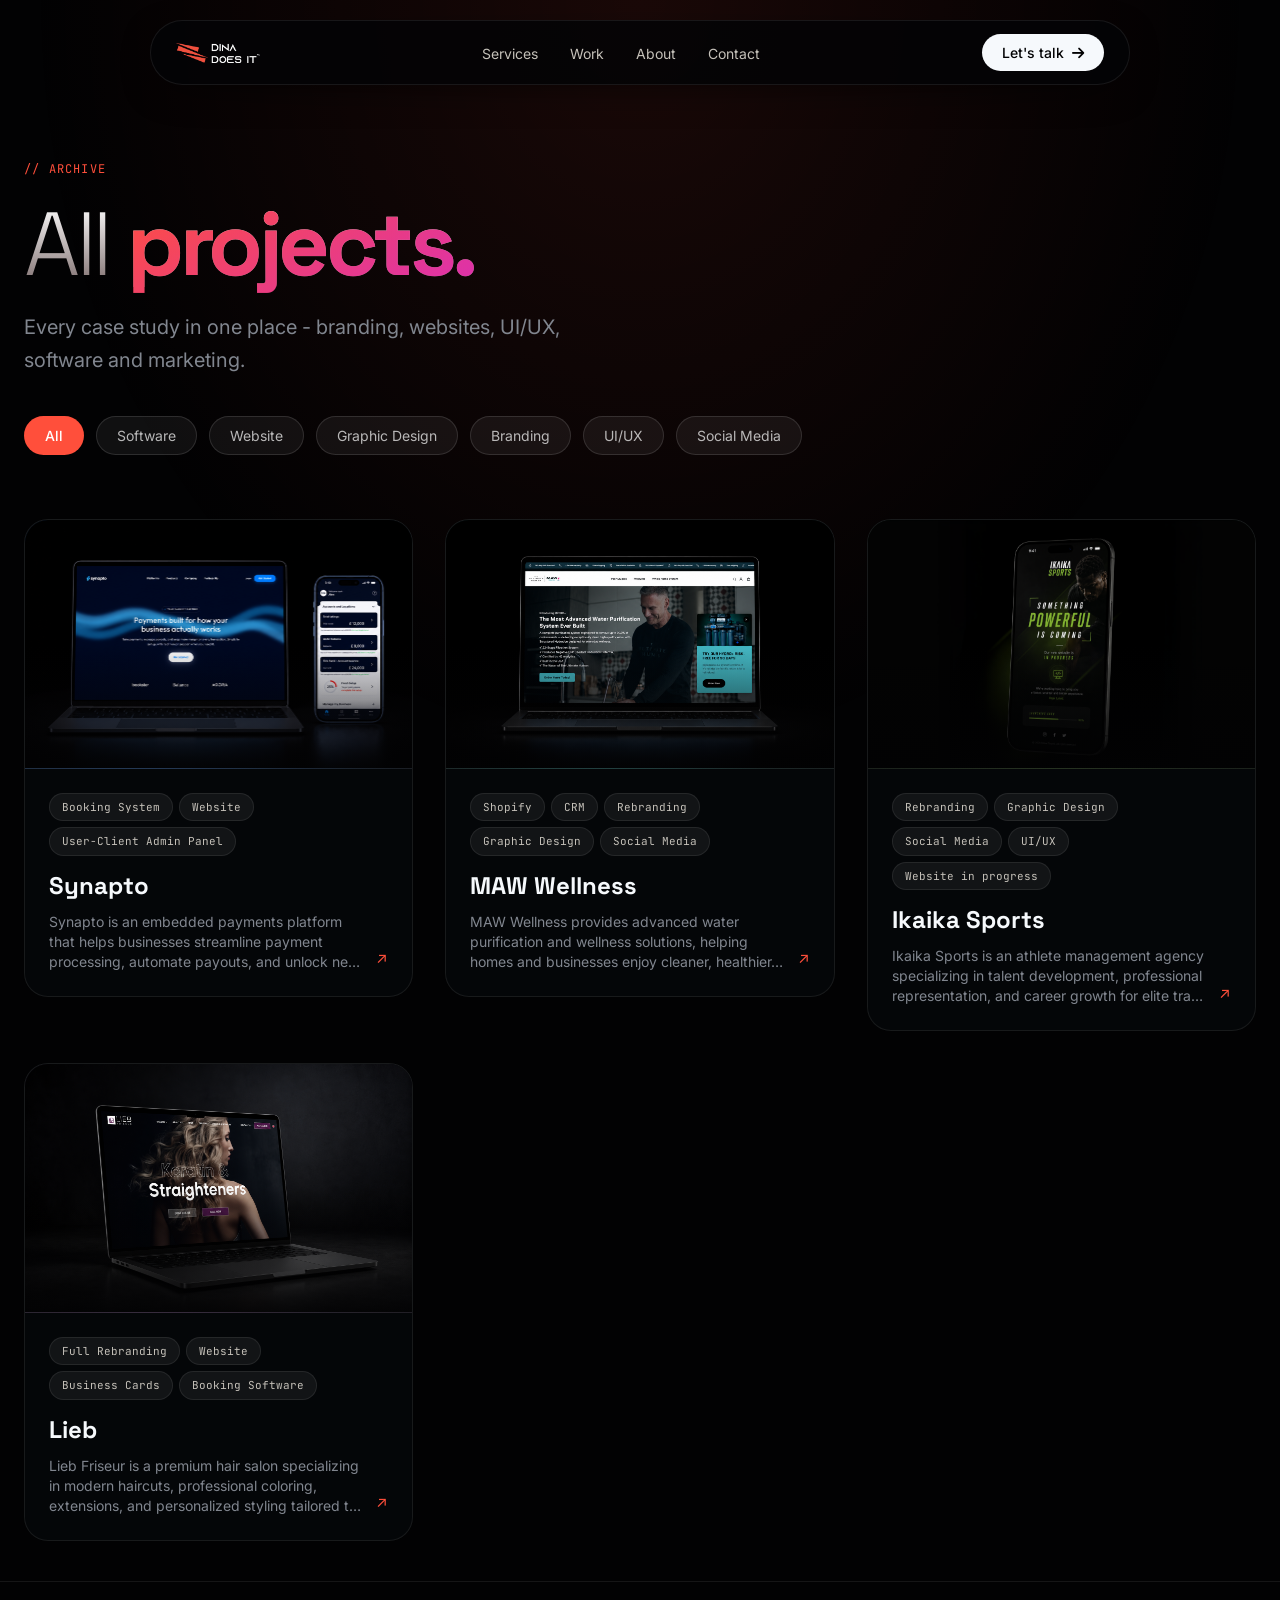
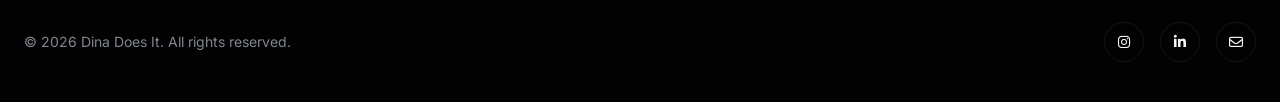
<file: index.html>
<!DOCTYPE html>
<html lang="en">
<head>
<meta charset="UTF-8">
<meta name="viewport" content="width=device-width, initial-scale=1.0">
<title>All Projects — Dina Does It</title>
<link rel="preconnect" href="https://fonts.googleapis.com">
<link rel="preconnect" href="https://fonts.gstatic.com" crossorigin>
<link href="https://fonts.googleapis.com/css2?family=Space+Grotesk:wght@300;400;500;700&family=JetBrains+Mono:wght@400;500&family=Inter:wght@400;500&display=swap" rel="stylesheet">
<link rel="stylesheet" href="https://cdnjs.cloudflare.com/ajax/libs/font-awesome/6.5.1/css/all.min.css">
<link rel="stylesheet" href="style.css">
</head>
<body>

  <div class="cursor-glow" id="cursorGlow" aria-hidden="true"></div>

  <!-- ===== HEADER ===== -->
  <header class="site-header">
    <nav class="nav-bar">
      <a href="home.html" class="logo">
        <span class="logo-mark" aria-hidden="true">
          <img src="assets/logo-mark.png" alt="" class="logo-mark-img">
        </span>
      </a>

      <ul class="nav-links">
        <li><a href="home.html#services">Services</a></li>
        <li><a href="index.html">Work</a></li>
        <li><a href="home.html#about">About</a></li>
        <li><a href="home.html#contact">Contact</a></li>
      </ul>

      <a href="home.html#contact" class="btn-cta">Let's talk <i class="fa-solid fa-arrow-right icon-arrow"></i></a>

      <button class="nav-toggle" id="navToggle" aria-label="Open menu" aria-expanded="false">
        <i class="fa-solid fa-bars"></i>
      </button>
    </nav>
  </header>

  <div class="mobile-menu" id="mobileMenu">
    <div class="mobile-menu-header">
      <a href="home.html" class="logo">
        <span class="logo-mark" aria-hidden="true">
          <img src="assets/logo-mark.png" alt="" class="logo-mark-img">
        </span>
      </a>
      <button class="mobile-menu-close" id="mobileMenuClose" aria-label="Close menu">
        <i class="fa-solid fa-xmark"></i>
      </button>
    </div>

    <nav class="mobile-menu-links">
      <a href="home.html#services"><span class="mm-num">01</span>Services</a>
      <a href="index.html"><span class="mm-num">02</span>Work</a>
      <a href="home.html#about"><span class="mm-num">03</span>About</a>
      <a href="home.html#contact"><span class="mm-num">04</span>Contact</a>
    </nav>

    <div class="mobile-menu-footer">
      <p class="mm-label">Working Globally</p>
      <p class="mm-email">info@dinadoesit.com</p>
      <a href="home.html#contact" class="btn-cta mm-cta">Let's talk <i class="fa-solid fa-arrow-right icon-arrow"></i></a>
    </div>
  </div>

  <!-- ===== HERO / ARCHIVE ===== -->
  <main>
    <section class="hero">
      <p class="eyebrow">// ARCHIVE</p>
      <h1 class="hero-title">All <span class="grad">projects.</span></h1>
      <p class="hero-sub">Every case study in one place - branding, websites, UI/UX, software and marketing.</p>

      <!-- ===== FILTERS ===== -->
      <div class="filters" role="tablist" aria-label="Filter projects by category">
        <button class="filter-pill active" data-filter="all" role="tab" aria-selected="true">All</button>
        <button class="filter-pill" data-filter="software" role="tab" aria-selected="false">Software</button>
        <button class="filter-pill" data-filter="website" role="tab" aria-selected="false">Website</button>
        <button class="filter-pill" data-filter="graphic-design" role="tab" aria-selected="false">Graphic Design</button>
        <button class="filter-pill" data-filter="branding" role="tab" aria-selected="false">Branding</button>
        <button class="filter-pill" data-filter="ui-ux" role="tab" aria-selected="false">UI/UX</button>
        <button class="filter-pill" data-filter="social-media" role="tab" aria-selected="false">Social Media</button>
      </div>
    </section>

    <!-- ===== PROJECT GRID ===== -->
    <section class="grid" id="projectGrid">

      <a href="#" class="card" data-categories="website software ui-ux">
        <div class="card-media media-synapto">
          <img src="assets/synapto.png" alt="Synapto payments platform shown on laptop and phone" loading="lazy">
        </div>
        <div class="card-body">
          <div class="card-text">
            <div class="card-tags"><span class="tag-chip">Booking System</span><span class="tag-chip">Website</span><span class="tag-chip">User-Client Admin Panel</span></div>
            <h3 class="card-title">Synapto</h3>
            <p class="card-desc">Synapto is an embedded payments platform that helps businesses streamline payment processing, automate payouts, and unlock new revenue opportunities through modern financial technology.</p>
          </div>
          <span class="card-arrow" aria-hidden="true">↗</span>
        </div>
      </a>

      <a href="#" class="card" data-categories="website branding graphic-design social-media">
        <div class="card-media media-maw">
          <img src="assets/maw.png" alt="MAW Wellness water purification website on laptop" loading="lazy">
        </div>
        <div class="card-body">
          <div class="card-text">
            <div class="card-tags"><span class="tag-chip">Shopify</span><span class="tag-chip">CRM</span><span class="tag-chip">Rebranding</span><span class="tag-chip">Graphic Design</span><span class="tag-chip">Social Media</span></div>
            <h3 class="card-title">MAW Wellness</h3>
            <p class="card-desc">MAW Wellness provides advanced water purification and wellness solutions, helping homes and businesses enjoy cleaner, healthier, and better-tasting water.</p>
          </div>
          <span class="card-arrow" aria-hidden="true">↗</span>
        </div>
      </a>

      <a href="#" class="card" data-categories="branding graphic-design social-media ui-ux website">
        <div class="card-media media-ikaika">
          <img src="assets/ikaika.png" alt="Ikaika Sports coming soon page on phone" loading="lazy">
        </div>
        <div class="card-body">
          <div class="card-text">
            <div class="card-tags"><span class="tag-chip">Rebranding</span><span class="tag-chip">Graphic Design</span><span class="tag-chip">Social Media</span><span class="tag-chip">UI/UX</span><span class="tag-chip">Website in progress</span></div>
            <h3 class="card-title">Ikaika Sports</h3>
            <p class="card-desc">Ikaika Sports is an athlete management agency specializing in talent development, professional representation, and career growth for elite track and field athletes.</p>
          </div>
          <span class="card-arrow" aria-hidden="true">↗</span>
        </div>
      </a>

      <a href="#" class="card" data-categories="branding website software">
        <div class="card-media media-lieb">
          <img src="assets/lieb.png" alt="Lieb Friseur hair salon website on laptop" loading="lazy">
        </div>
        <div class="card-body">
          <div class="card-text">
            <div class="card-tags"><span class="tag-chip">Full Rebranding</span><span class="tag-chip">Website</span><span class="tag-chip">Business Cards</span><span class="tag-chip">Booking Software</span></div>
            <h3 class="card-title">Lieb</h3>
            <p class="card-desc">Lieb Friseur is a premium hair salon specializing in modern haircuts, professional coloring, extensions, and personalized styling tailored to every client.</p>
          </div>
          <span class="card-arrow" aria-hidden="true">↗</span>
        </div>
      </a>

    </section>

    <p class="empty-state" id="emptyState" hidden>No projects in this category yet.</p>
  </main>

  <!-- ===== FOOTER ===== -->
  <footer class="site-footer">
    <p>© 2026 Dina Does It. All rights reserved.</p>
    <div class="social-links">
      <a href="#" aria-label="Instagram"><i class="fa-brands fa-instagram"></i></a>
      <a href="#" aria-label="LinkedIn"><i class="fa-brands fa-linkedin-in"></i></a>
      <a href="#" aria-label="Email"><i class="fa-regular fa-envelope"></i></a>
    </div>
  </footer>

  <script src="script.js"></script>
</body>
</html>
</file>
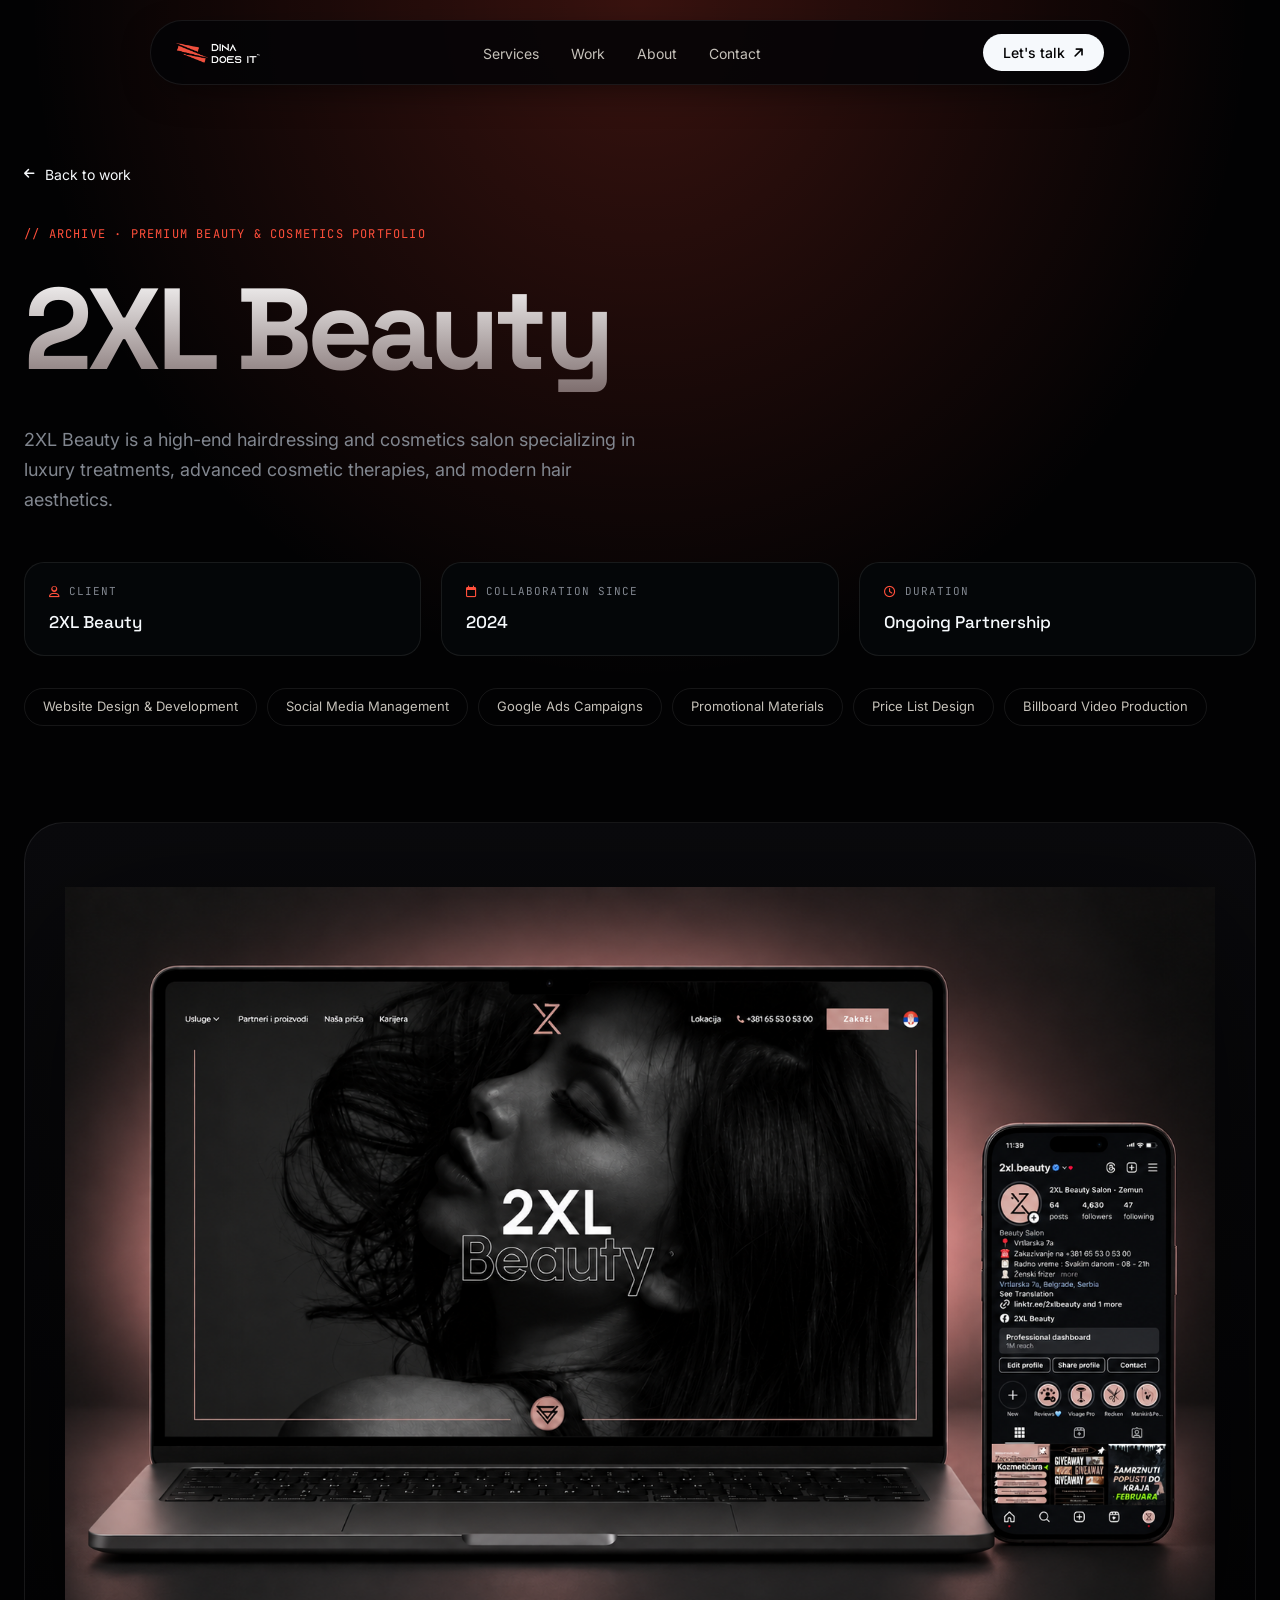
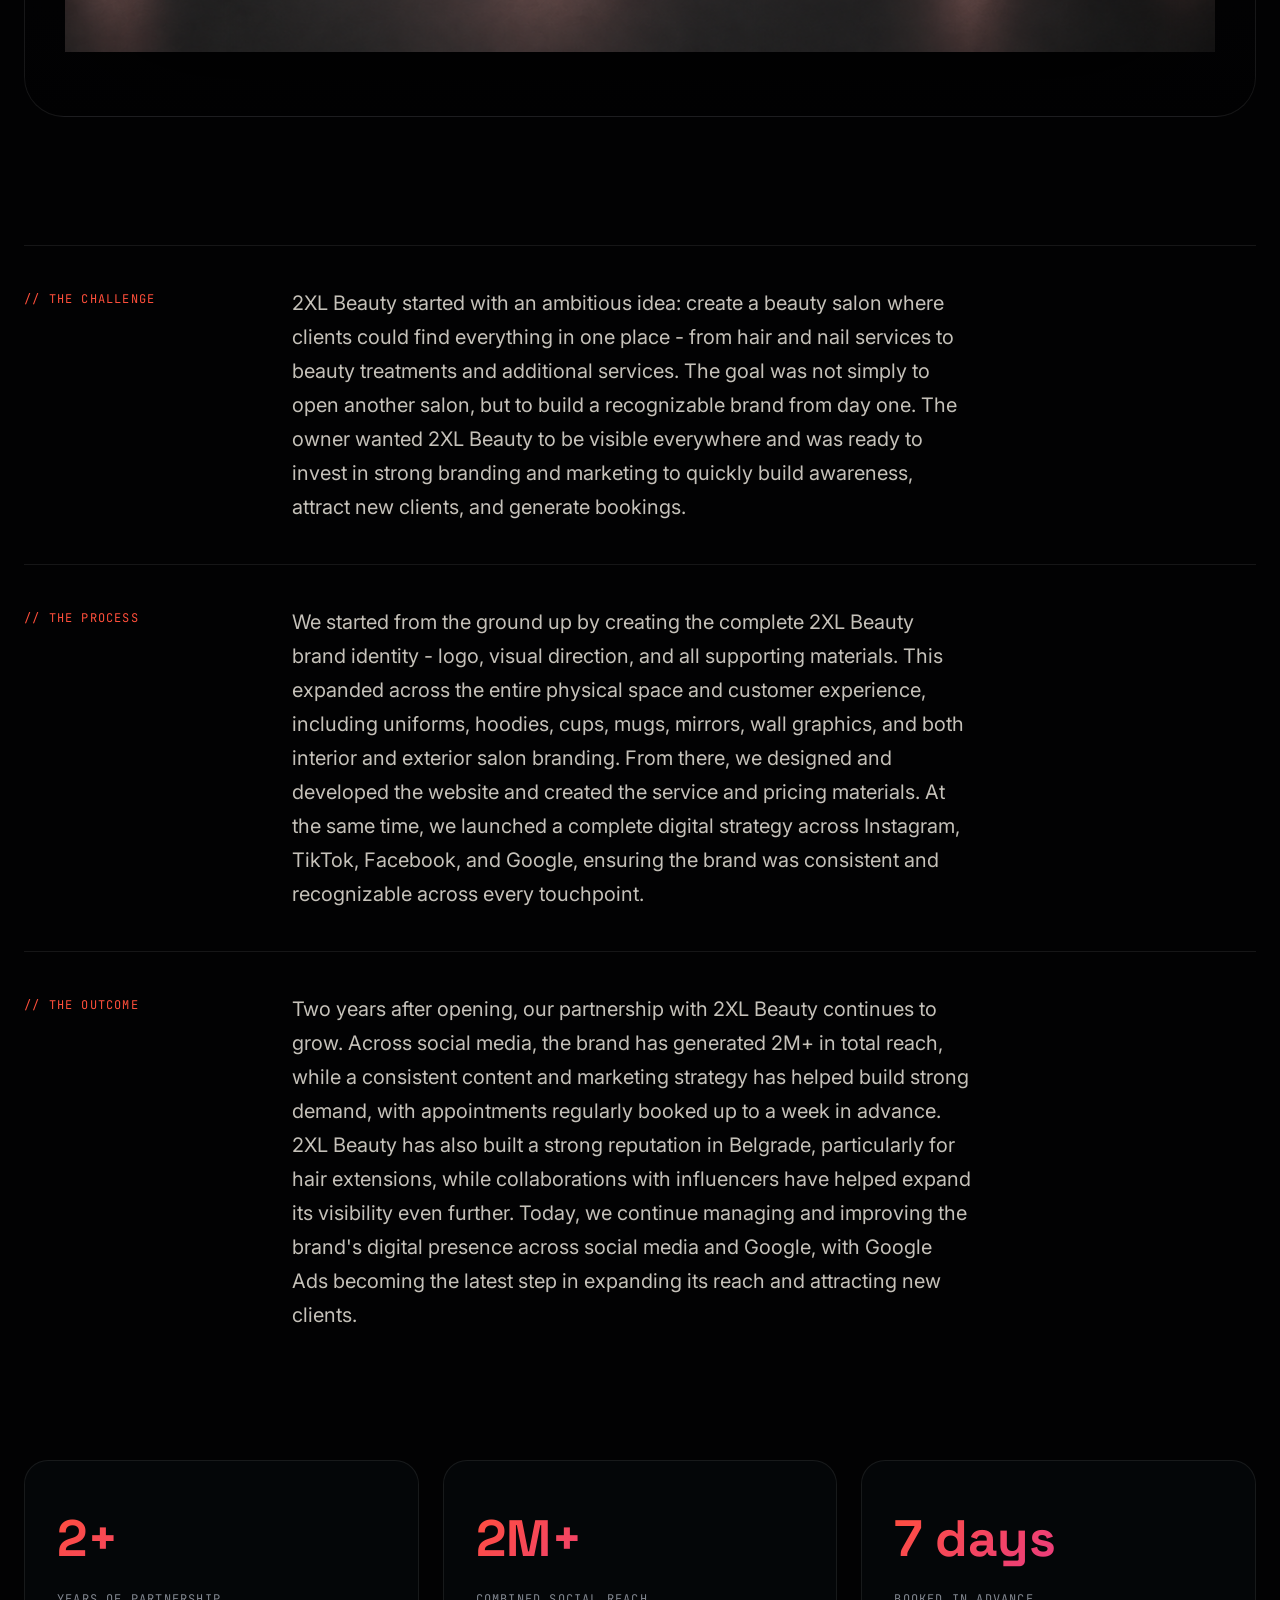
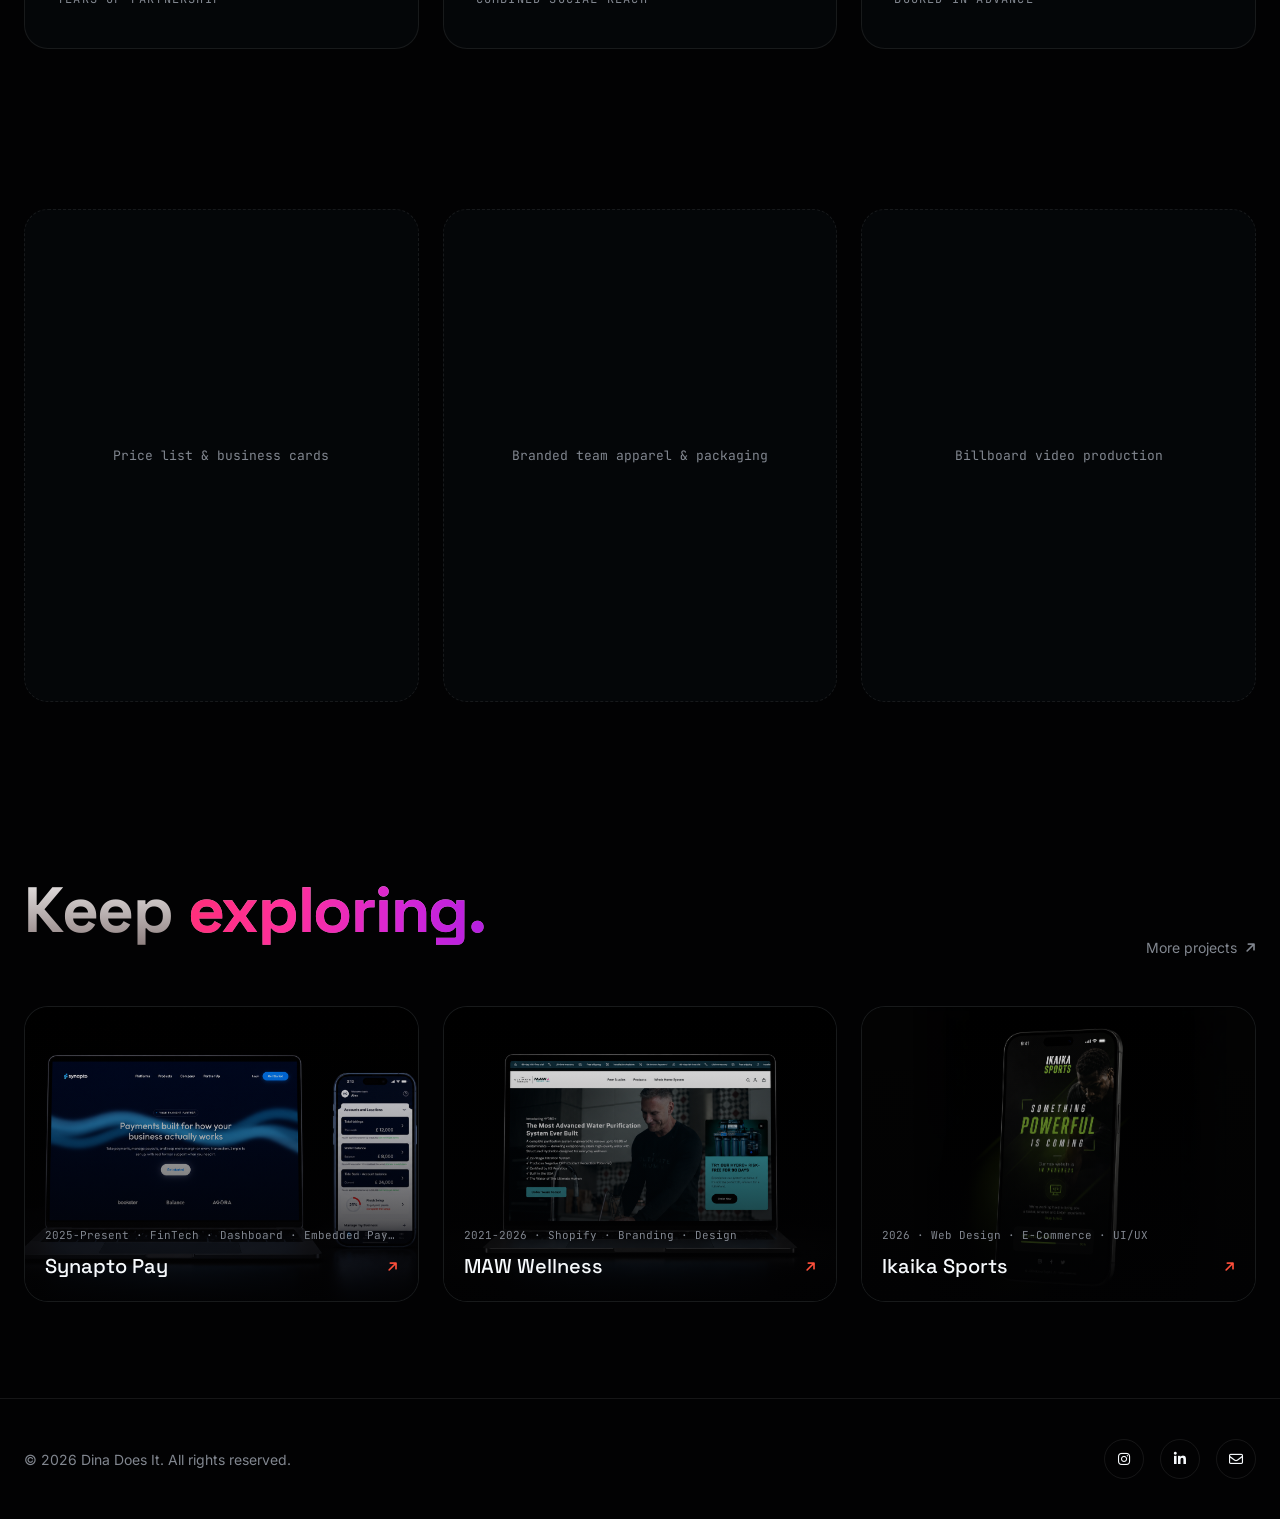
<file: 2xl-beauty.html>
<!DOCTYPE html>
<html lang="en">
<head>
<meta charset="UTF-8">
<meta name="viewport" content="width=device-width, initial-scale=1.0">
<title>2XL Beauty — Dina Does It</title>
<link rel="preconnect" href="https://fonts.googleapis.com">
<link rel="preconnect" href="https://fonts.gstatic.com" crossorigin>
<link href="https://fonts.googleapis.com/css2?family=Space+Grotesk:wght@300;400;500;700&family=JetBrains+Mono:wght@400;500&family=Inter:wght@400;500&display=swap" rel="stylesheet">
<link rel="stylesheet" href="https://cdnjs.cloudflare.com/ajax/libs/font-awesome/6.5.1/css/all.min.css">
<link rel="stylesheet" href="project.css">
</head>
<body>

  <div class="cursor-glow" id="cursorGlow" aria-hidden="true"></div>

  <!-- ===== HEADER ===== -->
  <header class="site-header">
    <nav class="nav-bar">
      <a href="home.html" class="logo">
        <span class="logo-mark" aria-hidden="true">
          <img src="assets/logo-mark.png" alt="" class="logo-mark-img">
        </span>
      </a>

      <ul class="nav-links">
        <li><a href="home.html#services">Services</a></li>
        <li><a href="index.html">Work</a></li>
        <li><a href="home.html#about">About</a></li>
        <li><a href="home.html#contact">Contact</a></li>
      </ul>

      <a href="home.html#contact" class="btn-cta">Let's talk <i class="fa-solid fa-arrow-right icon-arrow"></i></a>

      <button class="nav-toggle" id="navToggle" aria-label="Open menu" aria-expanded="false">
        <i class="fa-solid fa-bars"></i>
      </button>
    </nav>
  </header>

  <div class="mobile-menu" id="mobileMenu">
    <div class="mobile-menu-header">
      <a href="home.html" class="logo">
        <span class="logo-mark" aria-hidden="true">
          <img src="assets/logo-mark.png" alt="" class="logo-mark-img">
        </span>
      </a>
      <button class="mobile-menu-close" id="mobileMenuClose" aria-label="Close menu">
        <i class="fa-solid fa-xmark"></i>
      </button>
    </div>

    <nav class="mobile-menu-links">
      <a href="home.html#services"><span class="mm-num">01</span>Services</a>
      <a href="index.html"><span class="mm-num">02</span>Work</a>
      <a href="home.html#about"><span class="mm-num">03</span>About</a>
      <a href="home.html#contact"><span class="mm-num">04</span>Contact</a>
    </nav>

    <div class="mobile-menu-footer">
      <p class="mm-label">Working Globally</p>
      <p class="mm-email">info@dinadoesit.com</p>
      <a href="home.html#contact" class="btn-cta mm-cta">Let's talk <i class="fa-solid fa-arrow-right icon-arrow"></i></a>
    </div>
  </div>

  <main>

    <!-- ===== CASE HEADER ===== -->
    <section class="case-hero">
      <a href="index.html" class="case-back"><i class="fa-solid fa-arrow-left"></i> Back to work</a>

      <p class="eyebrow">// Archive &middot; Premium Beauty &amp; Cosmetics Portfolio</p>

      <h1 class="case-title">2XL Beauty</h1>

      <p class="case-desc">2XL Beauty is a high-end hairdressing and cosmetics salon specializing in luxury treatments, advanced cosmetic therapies, and modern hair aesthetics.</p>

      <div class="case-meta-row">
        <div class="meta-card">
          <p class="meta-label"><i class="fa-regular fa-user"></i> Client</p>
          <p class="meta-value">2XL Beauty</p>
        </div>
        <div class="meta-card">
          <p class="meta-label"><i class="fa-regular fa-calendar"></i> Collaboration Since</p>
          <p class="meta-value">2024</p>
        </div>
        <div class="meta-card">
          <p class="meta-label"><i class="fa-regular fa-clock"></i> Duration</p>
          <p class="meta-value">Ongoing Partnership</p>
        </div>
      </div>

      <div class="case-tags">
        <span class="tag-pill">Website Design &amp; Development</span>
        <span class="tag-pill">Social Media Management</span>
        <span class="tag-pill">Google Ads Campaigns</span>
        <span class="tag-pill">Promotional Materials</span>
        <span class="tag-pill">Price List Design</span>
        <span class="tag-pill">Billboard Video Production</span>
      </div>
    </section>

    <!-- ===== SHOWCASE IMAGE ===== -->
    <section class="showcase-wrap">
      <div class="showcase">
        <img src="assets/2xl-beauty.png" alt="2XL Beauty salon website mockup" loading="lazy">
      </div>
    </section>

    <!-- ===== STORY ===== -->
    <section class="case-story">
      <div class="story-row">
        <p class="story-label">// The Challenge</p>
        <p class="story-text">2XL Beauty started with an ambitious idea: create a beauty salon where clients could find everything in one place - from hair and nail services to beauty treatments and additional services. The goal was not simply to open another salon, but to build a recognizable brand from day one. The owner wanted 2XL Beauty to be visible everywhere and was ready to invest in strong branding and marketing to quickly build awareness, attract new clients, and generate bookings.</p>
      </div>

      <div class="story-row">
        <p class="story-label">// The Process</p>
        <p class="story-text">We started from the ground up by creating the complete 2XL Beauty brand identity - logo, visual direction, and all supporting materials. This expanded across the entire physical space and customer experience, including uniforms, hoodies, cups, mugs, mirrors, wall graphics, and both interior and exterior salon branding. From there, we designed and developed the website and created the service and pricing materials. At the same time, we launched a complete digital strategy across Instagram, TikTok, Facebook, and Google, ensuring the brand was consistent and recognizable across every touchpoint.</p>
      </div>

      <div class="story-row">
        <p class="story-label">// The Outcome</p>
        <p class="story-text">Two years after opening, our partnership with 2XL Beauty continues to grow. Across social media, the brand has generated 2M+ in total reach, while a consistent content and marketing strategy has helped build strong demand, with appointments regularly booked up to a week in advance. 2XL Beauty has also built a strong reputation in Belgrade, particularly for hair extensions, while collaborations with influencers have helped expand its visibility even further. Today, we continue managing and improving the brand's digital presence across social media and Google, with Google Ads becoming the latest step in expanding its reach and attracting new clients.</p>
      </div>
    </section>

    <!-- ===== STATS ===== -->
    <section class="case-stats">
      <div class="stat-card">
        <p class="stat-num-lg">2+</p>
        <p class="stat-label-lg">Years of Partnership</p>
      </div>
      <div class="stat-card">
        <p class="stat-num-lg">2M+</p>
        <p class="stat-label-lg">Combined Social Reach</p>
      </div>
      <div class="stat-card">
        <p class="stat-num-lg">7 days</p>
        <p class="stat-label-lg">Booked in Advance</p>
      </div>
    </section>

    <!-- ===== MOCKUPS ===== -->
    <section class="case-mockups">
      <div class="mockup-box">
        <span>Price list &amp; business cards</span>
      </div>
      <div class="mockup-box">
        <span>Branded team apparel &amp; packaging</span>
      </div>
      <div class="mockup-box">
        <span>Billboard video production</span>
      </div>
    </section>

    <!-- ===== KEEP EXPLORING ===== -->
    <section class="explore">
      <div class="explore-head">
        <h2 class="explore-title">Keep <span class="grad-pink">exploring.</span></h2>
        <a href="index.html" class="explore-all">More projects <i class="fa-solid fa-arrow-right icon-arrow"></i></a>
      </div>

      <div class="explore-grid">
        <a href="project.html" class="explore-card">
          <img src="assets/synapto.png" alt="Synapto Pay" loading="lazy">
          <div class="explore-overlay">
            <p class="explore-meta">2025-Present &middot; FinTech &middot; Dashboard &middot; Embedded Payments</p>
            <div class="explore-bottom">
              <h3>Synapto Pay</h3>
              <i class="fa-solid fa-arrow-right icon-arrow"></i>
            </div>
          </div>
        </a>
        <a href="maw.html" class="explore-card">
          <img src="assets/maw.png" alt="MAW Wellness" loading="lazy">
          <div class="explore-overlay">
            <p class="explore-meta">2021-2026 &middot; Shopify &middot; Branding &middot; Design</p>
            <div class="explore-bottom">
              <h3>MAW Wellness</h3>
              <i class="fa-solid fa-arrow-right icon-arrow"></i>
            </div>
          </div>
        </a>
        <a href="ikaika.html" class="explore-card">
          <img src="assets/ikaika.png" alt="Ikaika Sports" loading="lazy">
          <div class="explore-overlay">
            <p class="explore-meta">2026 &middot; Web Design &middot; E-Commerce &middot; UI/UX</p>
            <div class="explore-bottom">
              <h3>Ikaika Sports</h3>
              <i class="fa-solid fa-arrow-right icon-arrow"></i>
            </div>
          </div>
        </a>
      </div>
    </section>

  </main>

  <!-- ===== FOOTER ===== -->
  <footer class="site-footer">
    <p>© 2026 Dina Does It. All rights reserved.</p>
    <div class="social-links">
      <a href="#" aria-label="Instagram"><i class="fa-brands fa-instagram"></i></a>
      <a href="#" aria-label="LinkedIn"><i class="fa-brands fa-linkedin-in"></i></a>
      <a href="#" aria-label="Email"><i class="fa-regular fa-envelope"></i></a>
    </div>
  </footer>

  <script src="project.js"></script>
</body>
</html>
</file>
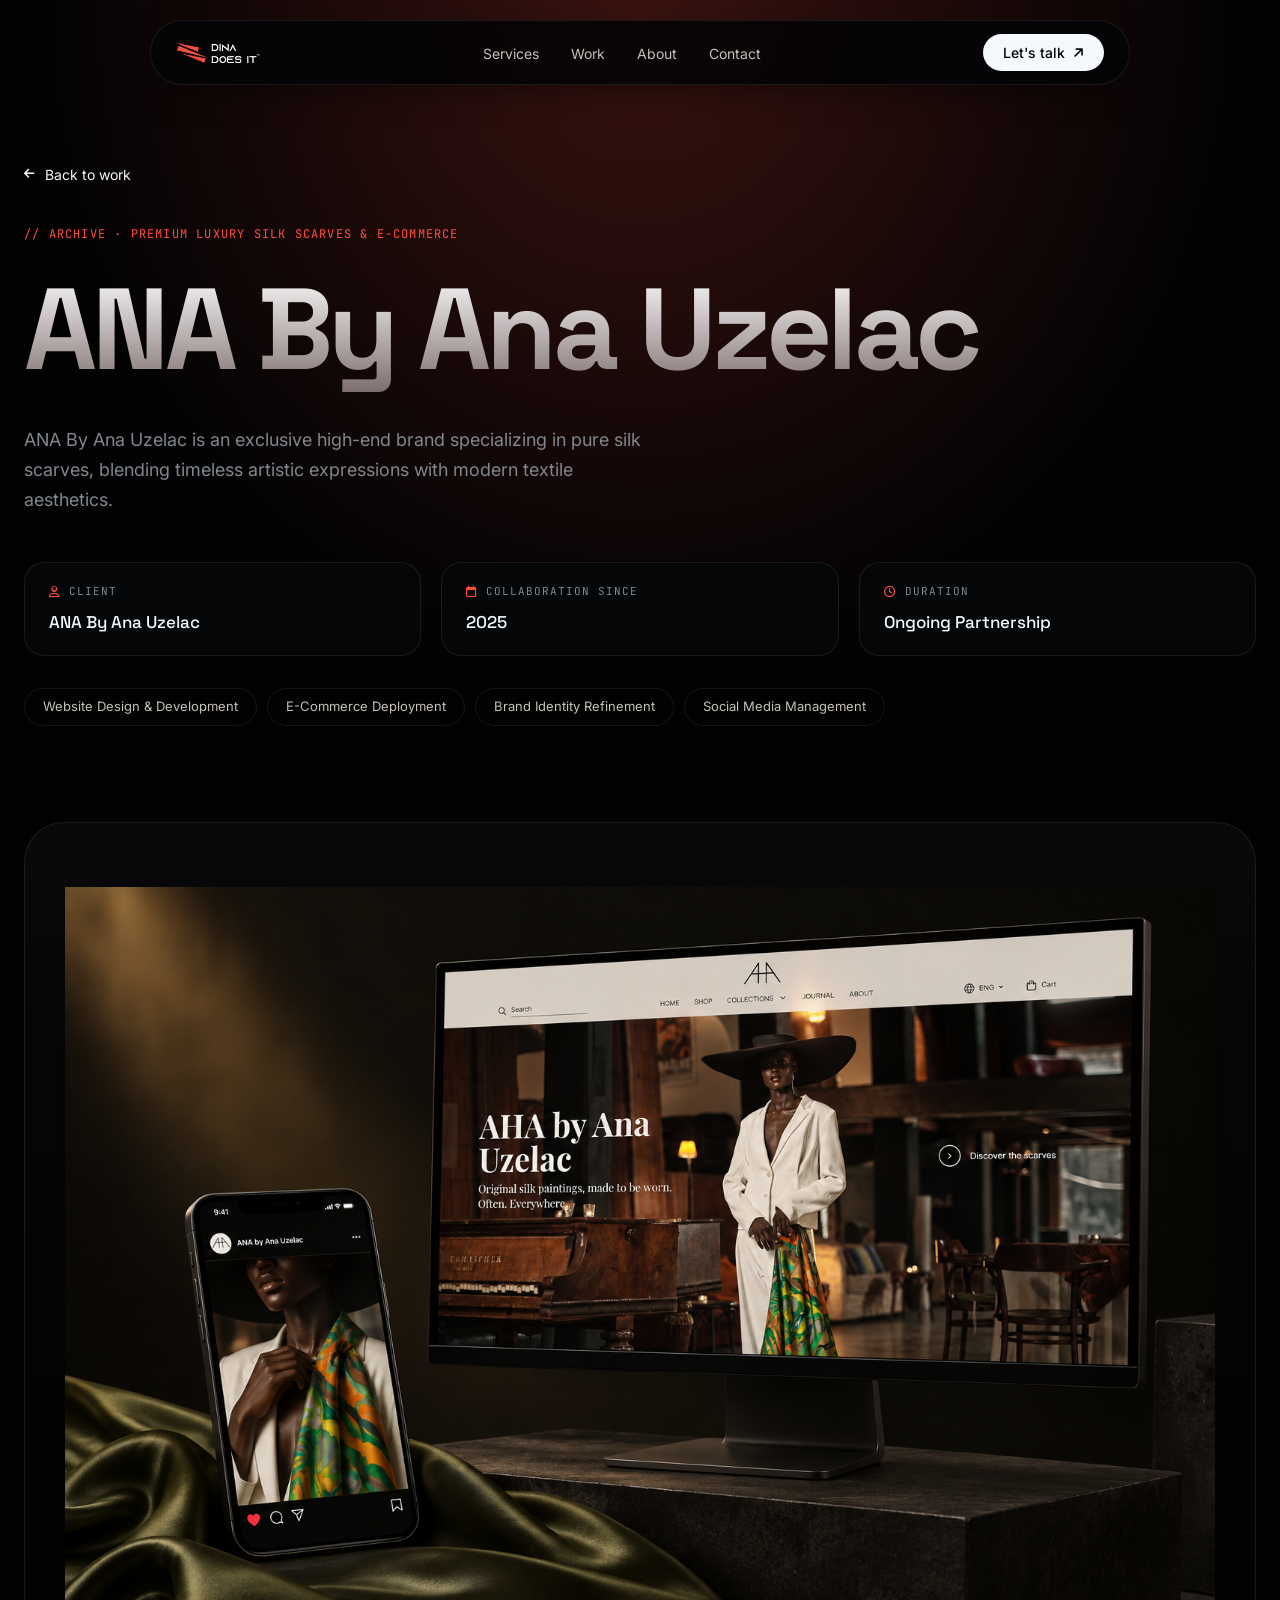
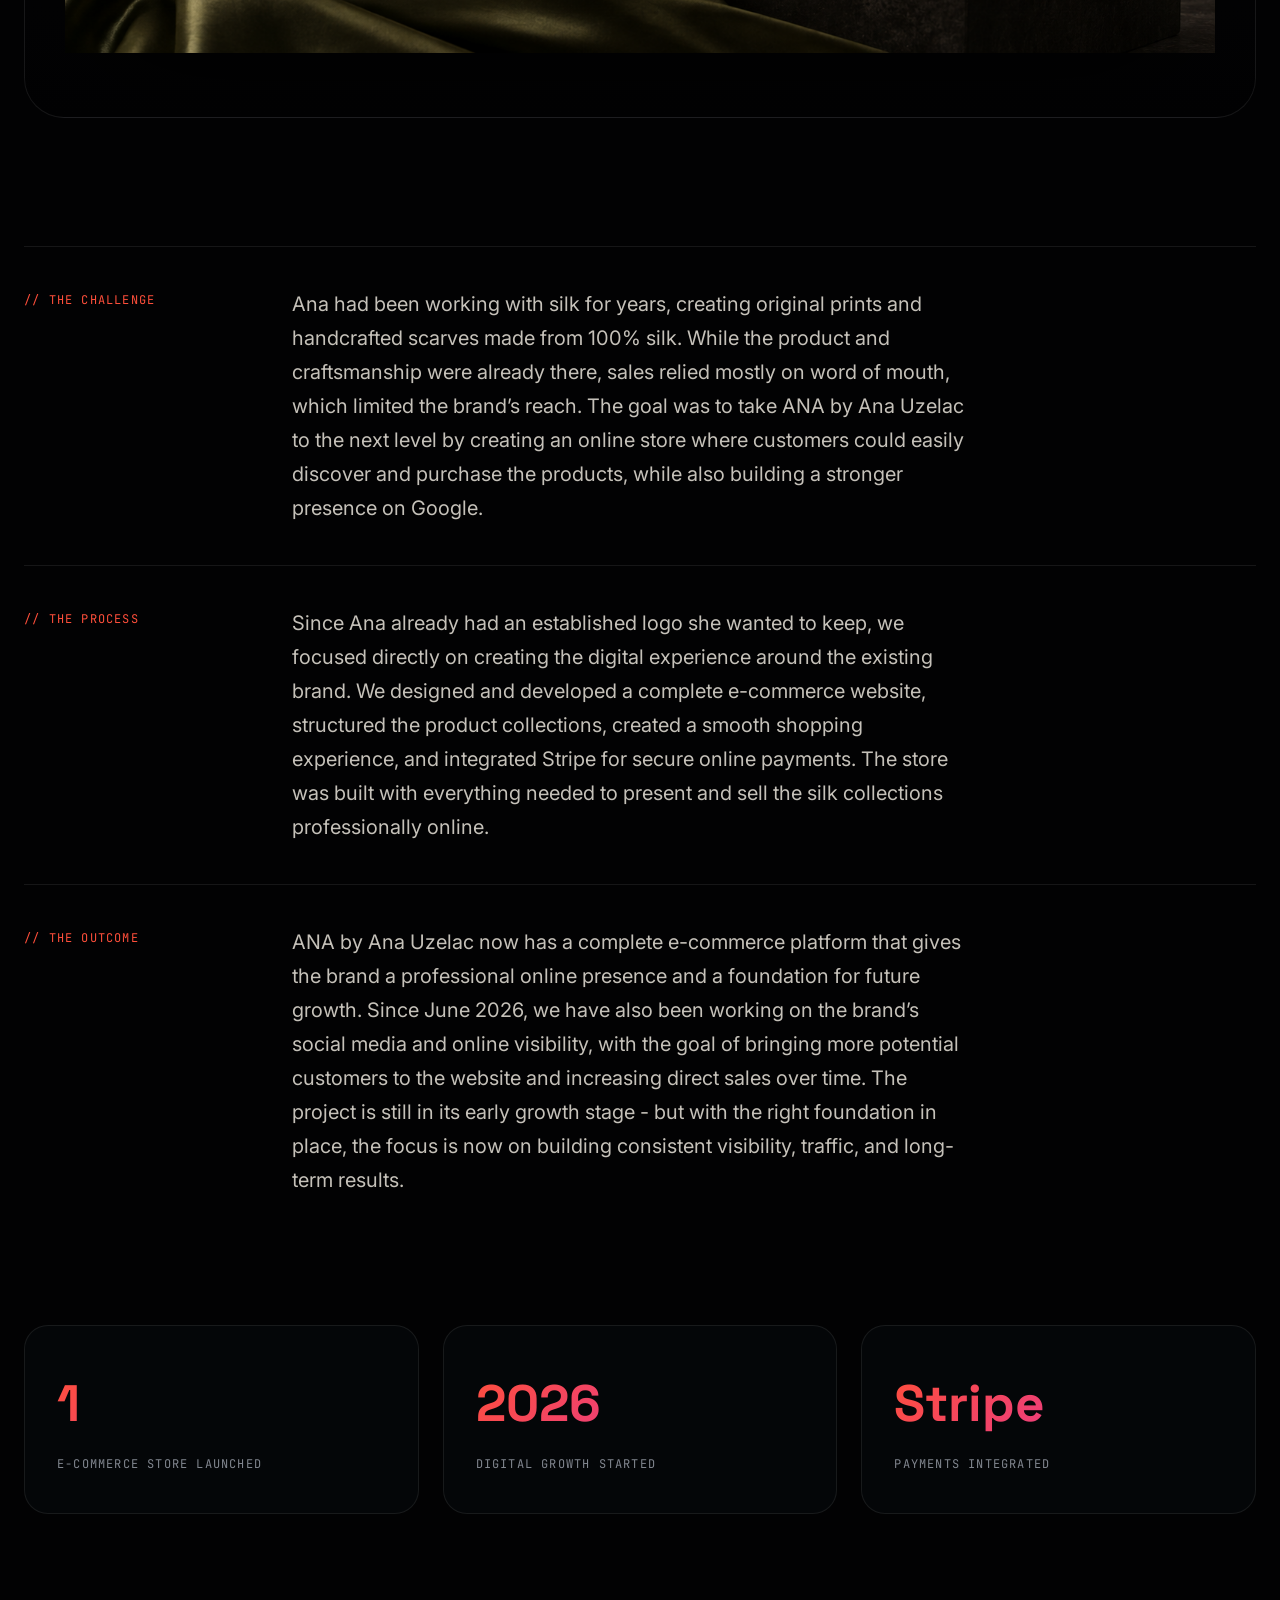
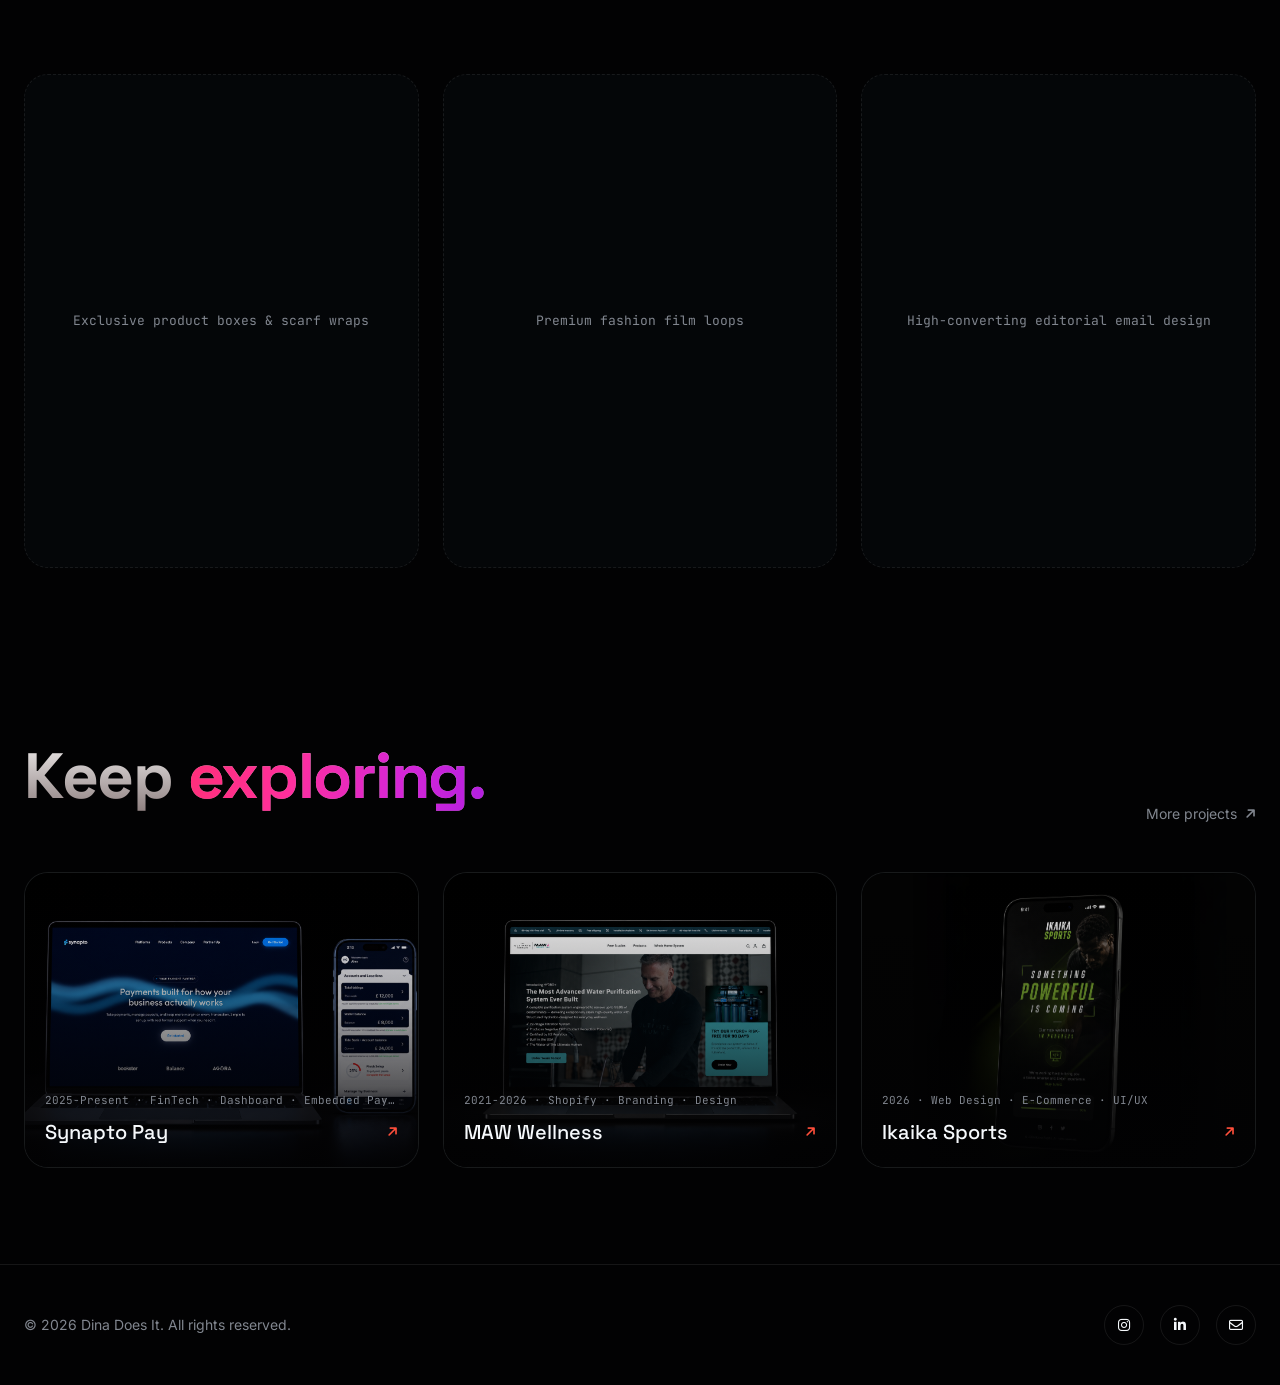
<file: ana-uzelac.html>
<!DOCTYPE html>
<html lang="en">
<head>
<meta charset="UTF-8">
<meta name="viewport" content="width=device-width, initial-scale=1.0">
<title>ANA By Ana Uzelac — Dina Does It</title>
<link rel="preconnect" href="https://fonts.googleapis.com">
<link rel="preconnect" href="https://fonts.gstatic.com" crossorigin>
<link href="https://fonts.googleapis.com/css2?family=Space+Grotesk:wght@300;400;500;700&family=JetBrains+Mono:wght@400;500&family=Inter:wght@400;500&display=swap" rel="stylesheet">
<link rel="stylesheet" href="https://cdnjs.cloudflare.com/ajax/libs/font-awesome/6.5.1/css/all.min.css">
<link rel="stylesheet" href="project.css">
</head>
<body>

  <div class="cursor-glow" id="cursorGlow" aria-hidden="true"></div>

  <!-- ===== HEADER ===== -->
  <header class="site-header">
    <nav class="nav-bar">
      <a href="home.html" class="logo">
        <span class="logo-mark" aria-hidden="true">
          <img src="assets/logo-mark.png" alt="" class="logo-mark-img">
        </span>
      </a>

      <ul class="nav-links">
        <li><a href="home.html#services">Services</a></li>
        <li><a href="index.html">Work</a></li>
        <li><a href="home.html#about">About</a></li>
        <li><a href="home.html#contact">Contact</a></li>
      </ul>

      <a href="home.html#contact" class="btn-cta">Let's talk <i class="fa-solid fa-arrow-right icon-arrow"></i></a>

      <button class="nav-toggle" id="navToggle" aria-label="Open menu" aria-expanded="false">
        <i class="fa-solid fa-bars"></i>
      </button>
    </nav>
  </header>

  <div class="mobile-menu" id="mobileMenu">
    <div class="mobile-menu-header">
      <a href="home.html" class="logo">
        <span class="logo-mark" aria-hidden="true">
          <img src="assets/logo-mark.png" alt="" class="logo-mark-img">
        </span>
      </a>
      <button class="mobile-menu-close" id="mobileMenuClose" aria-label="Close menu">
        <i class="fa-solid fa-xmark"></i>
      </button>
    </div>

    <nav class="mobile-menu-links">
      <a href="home.html#services"><span class="mm-num">01</span>Services</a>
      <a href="index.html"><span class="mm-num">02</span>Work</a>
      <a href="home.html#about"><span class="mm-num">03</span>About</a>
      <a href="home.html#contact"><span class="mm-num">04</span>Contact</a>
    </nav>

    <div class="mobile-menu-footer">
      <p class="mm-label">Working Globally</p>
      <p class="mm-email">info@dinadoesit.com</p>
      <a href="home.html#contact" class="btn-cta mm-cta">Let's talk <i class="fa-solid fa-arrow-right icon-arrow"></i></a>
    </div>
  </div>

  <main>

    <!-- ===== CASE HEADER ===== -->
    <section class="case-hero">
      <a href="index.html" class="case-back"><i class="fa-solid fa-arrow-left"></i> Back to work</a>

      <p class="eyebrow">// Archive &middot; Premium Luxury Silk Scarves &amp; E-Commerce</p>

      <h1 class="case-title">ANA By Ana Uzelac</h1>

      <p class="case-desc">ANA By Ana Uzelac is an exclusive high-end brand specializing in pure silk scarves, blending timeless artistic expressions with modern textile aesthetics.</p>

      <div class="case-meta-row">
        <div class="meta-card">
          <p class="meta-label"><i class="fa-regular fa-user"></i> Client</p>
          <p class="meta-value">ANA By Ana Uzelac</p>
        </div>
        <div class="meta-card">
          <p class="meta-label"><i class="fa-regular fa-calendar"></i> Collaboration Since</p>
          <p class="meta-value">2025</p>
        </div>
        <div class="meta-card">
          <p class="meta-label"><i class="fa-regular fa-clock"></i> Duration</p>
          <p class="meta-value">Ongoing Partnership</p>
        </div>
      </div>

      <div class="case-tags">
        <span class="tag-pill">Website Design &amp; Development</span>
        <span class="tag-pill">E-Commerce Deployment</span>
        <span class="tag-pill">Brand Identity Refinement</span>
        <span class="tag-pill">Social Media Management</span>
      </div>
    </section>

    <!-- ===== SHOWCASE IMAGE ===== -->
    <section class="showcase-wrap">
      <div class="showcase">
        <img src="assets/aha.png" alt="ANA By Ana Uzelac e-commerce website and Instagram mockup" loading="lazy">
      </div>
    </section>

    <!-- ===== STORY ===== -->
    <section class="case-story">
      <div class="story-row">
        <p class="story-label">// The Challenge</p>
        <p class="story-text">Ana had been working with silk for years, creating original prints and handcrafted scarves made from 100% silk. While the product and craftsmanship were already there, sales relied mostly on word of mouth, which limited the brand’s reach. The goal was to take ANA by Ana Uzelac to the next level by creating an online store where customers could easily discover and purchase the products, while also building a stronger presence on Google.</p>
      </div>

      <div class="story-row">
        <p class="story-label">// The Process</p>
        <p class="story-text">Since Ana already had an established logo she wanted to keep, we focused directly on creating the digital experience around the existing brand. We designed and developed a complete e-commerce website, structured the product collections, created a smooth shopping experience, and integrated Stripe for secure online payments. The store was built with everything needed to present and sell the silk collections professionally online.</p>
      </div>

      <div class="story-row">
        <p class="story-label">// The Outcome</p>
        <p class="story-text">ANA by Ana Uzelac now has a complete e-commerce platform that gives the brand a professional online presence and a foundation for future growth. Since June 2026, we have also been working on the brand’s social media and online visibility, with the goal of bringing more potential customers to the website and increasing direct sales over time. The project is still in its early growth stage - but with the right foundation in place, the focus is now on building consistent visibility, traffic, and long-term results.</p>
      </div>
    </section>

    <!-- ===== STATS ===== -->
    <section class="case-stats">
      <div class="stat-card">
        <p class="stat-num-lg">1</p>
        <p class="stat-label-lg">E-Commerce Store Launched</p>
      </div>
      <div class="stat-card">
        <p class="stat-num-lg">2026</p>
        <p class="stat-label-lg">Digital Growth Started</p>
      </div>
      <div class="stat-card">
        <p class="stat-num-lg">Stripe</p>
        <p class="stat-label-lg">Payments Integrated</p>
      </div>
    </section>

    <!-- ===== MOCKUPS ===== -->
    <section class="case-mockups">
      <div class="mockup-box">
        <span>Exclusive product boxes &amp; scarf wraps</span>
      </div>
      <div class="mockup-box">
        <span>Premium fashion film loops</span>
      </div>
      <div class="mockup-box">
        <span>High-converting editorial email design</span>
      </div>
    </section>

    <!-- ===== KEEP EXPLORING ===== -->
    <section class="explore">
      <div class="explore-head">
        <h2 class="explore-title">Keep <span class="grad-pink">exploring.</span></h2>
        <a href="index.html" class="explore-all">More projects <i class="fa-solid fa-arrow-right icon-arrow"></i></a>
      </div>

      <div class="explore-grid">
        <a href="project.html" class="explore-card">
          <img src="assets/synapto.png" alt="Synapto Pay" loading="lazy">
          <div class="explore-overlay">
            <p class="explore-meta">2025-Present &middot; FinTech &middot; Dashboard &middot; Embedded Payments</p>
            <div class="explore-bottom">
              <h3>Synapto Pay</h3>
              <i class="fa-solid fa-arrow-right icon-arrow"></i>
            </div>
          </div>
        </a>
        <a href="maw.html" class="explore-card">
          <img src="assets/maw.png" alt="MAW Wellness" loading="lazy">
          <div class="explore-overlay">
            <p class="explore-meta">2021-2026 &middot; Shopify &middot; Branding &middot; Design</p>
            <div class="explore-bottom">
              <h3>MAW Wellness</h3>
              <i class="fa-solid fa-arrow-right icon-arrow"></i>
            </div>
          </div>
        </a>
        <a href="ikaika.html" class="explore-card">
          <img src="assets/ikaika.png" alt="Ikaika Sports" loading="lazy">
          <div class="explore-overlay">
            <p class="explore-meta">2026 &middot; Web Design &middot; E-Commerce &middot; UI/UX</p>
            <div class="explore-bottom">
              <h3>Ikaika Sports</h3>
              <i class="fa-solid fa-arrow-right icon-arrow"></i>
            </div>
          </div>
        </a>
      </div>
    </section>

  </main>

  <!-- ===== FOOTER ===== -->
  <footer class="site-footer">
    <p>© 2026 Dina Does It. All rights reserved.</p>
    <div class="social-links">
      <a href="#" aria-label="Instagram"><i class="fa-brands fa-instagram"></i></a>
      <a href="#" aria-label="LinkedIn"><i class="fa-brands fa-linkedin-in"></i></a>
      <a href="#" aria-label="Email"><i class="fa-regular fa-envelope"></i></a>
    </div>
  </footer>

  <script src="project.js"></script>
</body>
</html>
</file>
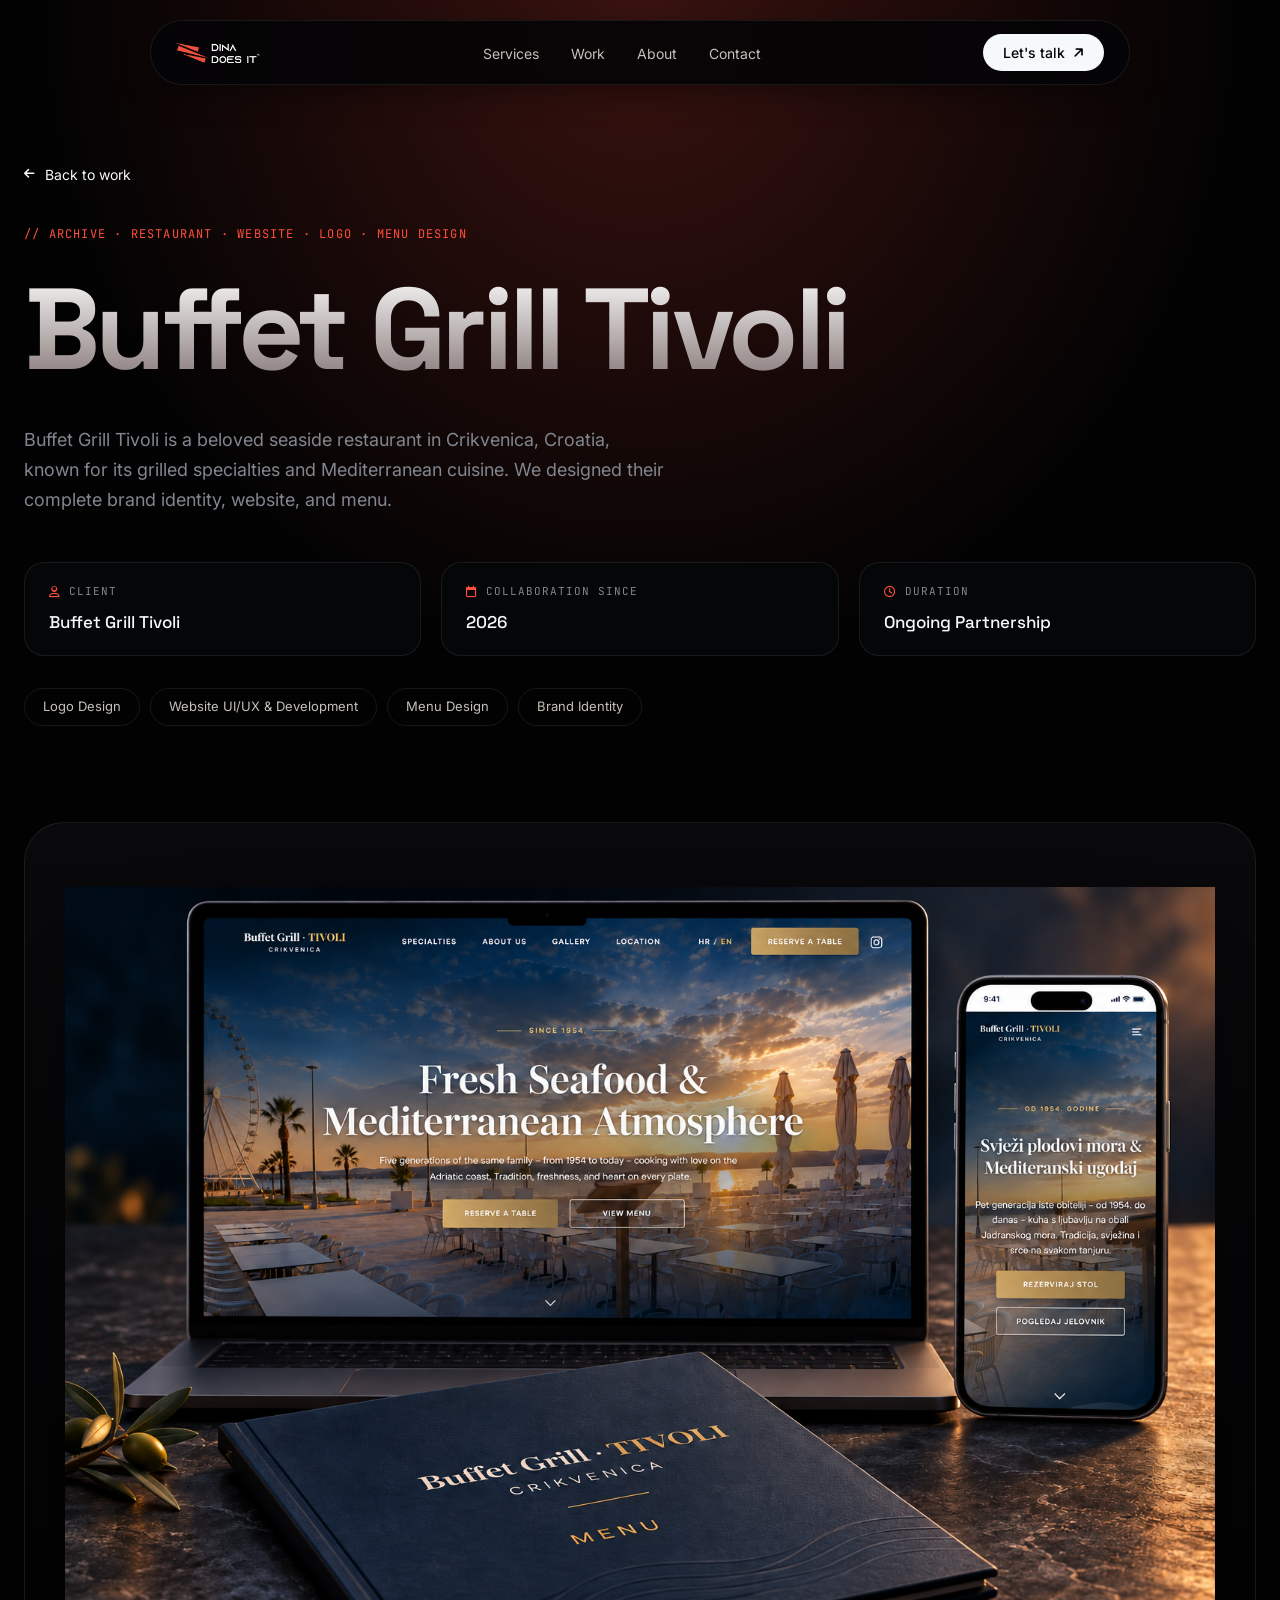
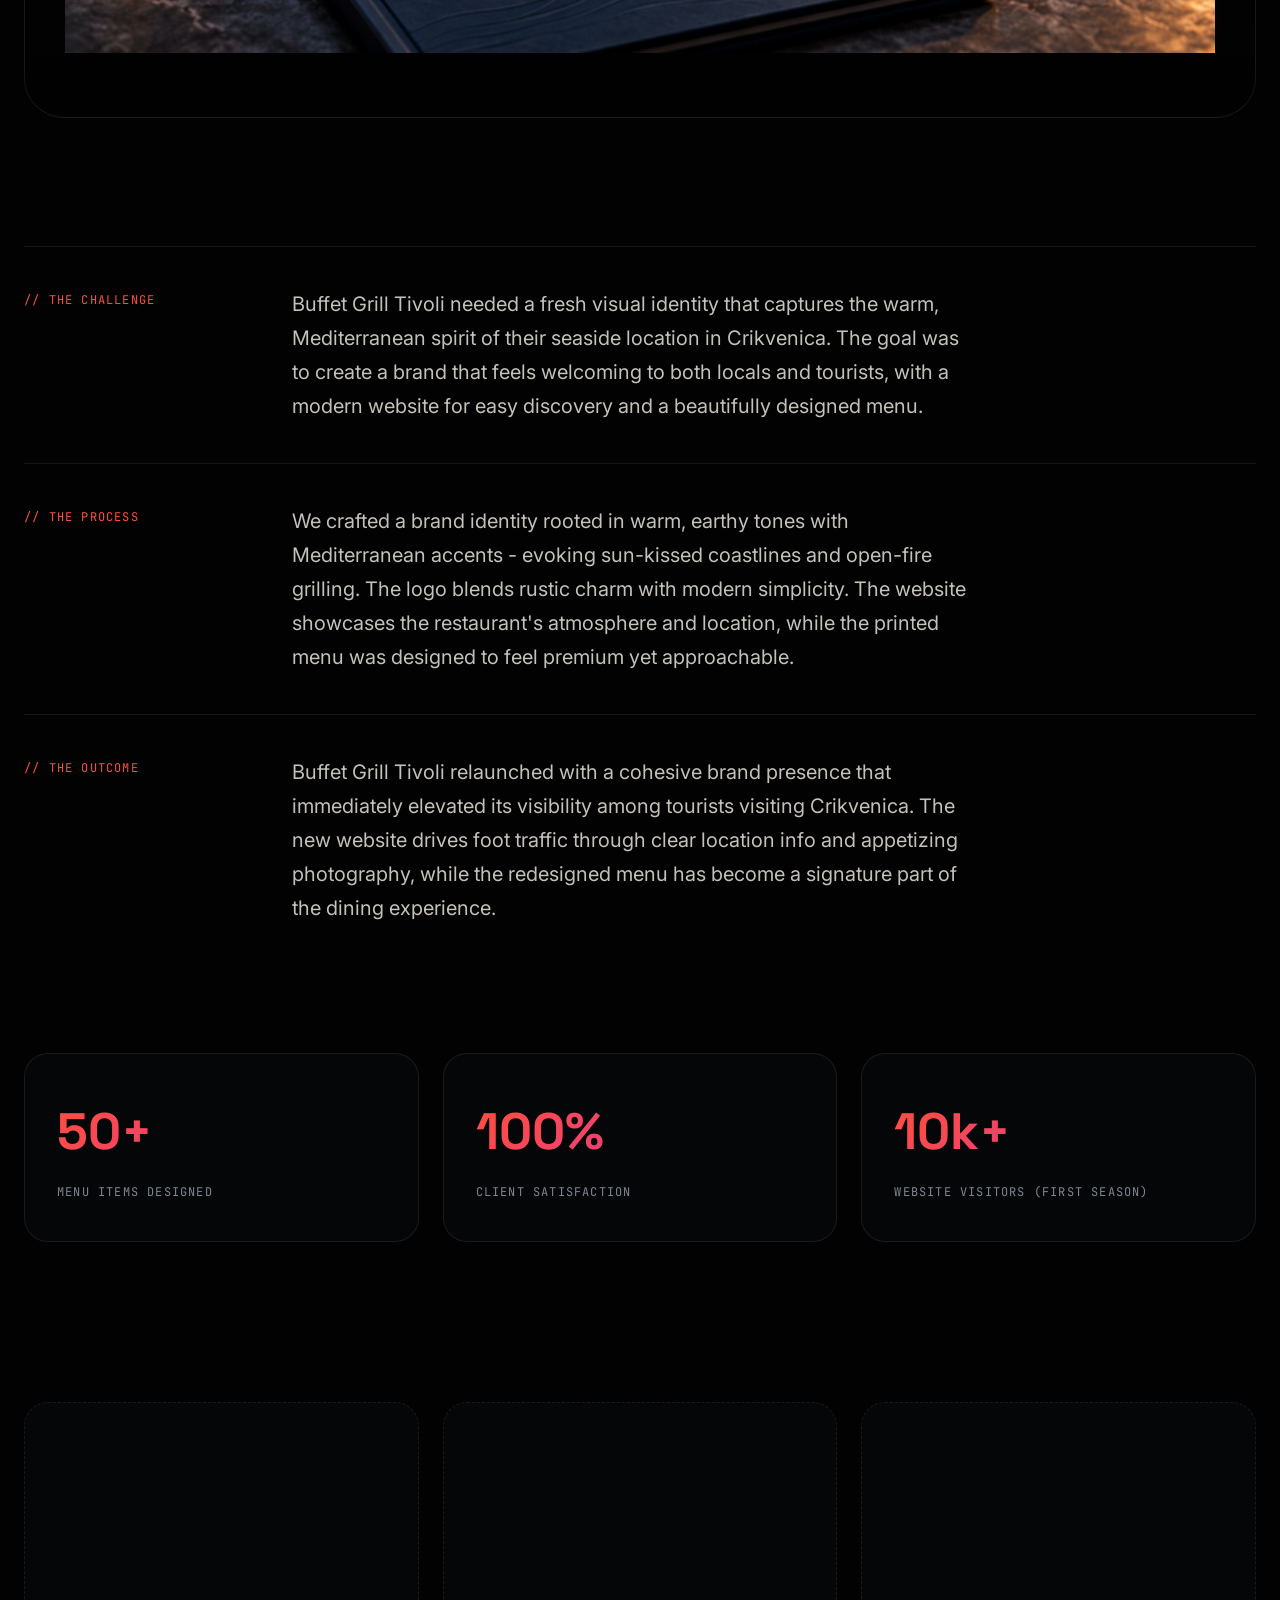
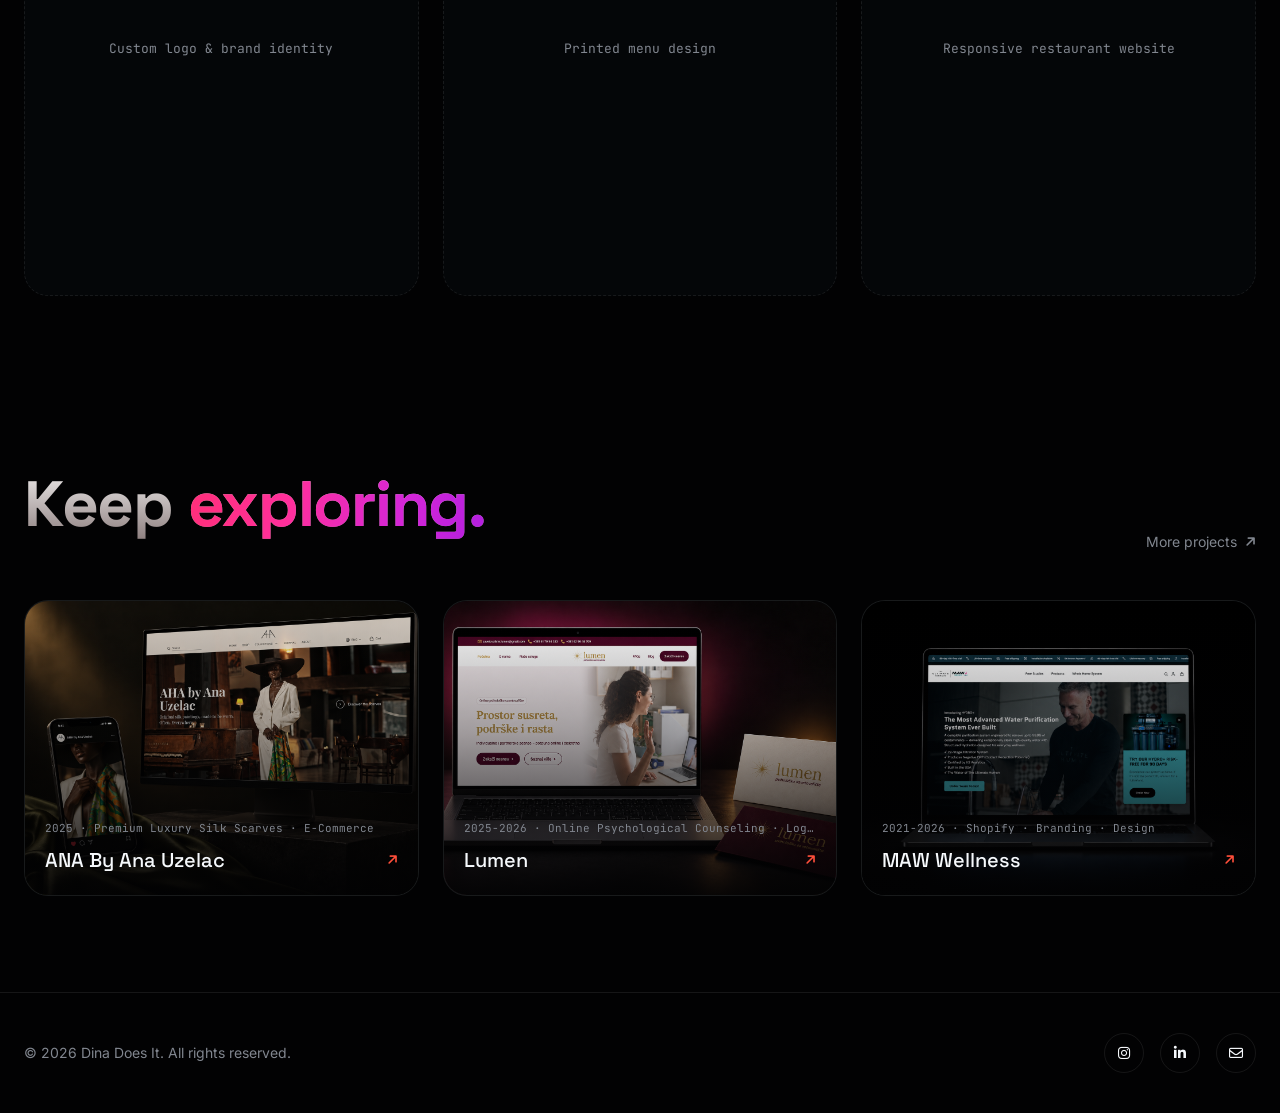
<file: buffet-grill-tivoli.html>
<!DOCTYPE html>
<html lang="en">
<head>
<meta charset="UTF-8">
<meta name="viewport" content="width=device-width, initial-scale=1.0">
<title>Buffet Grill Tivoli — Dina Does It</title>
<link rel="preconnect" href="https://fonts.googleapis.com">
<link rel="preconnect" href="https://fonts.gstatic.com" crossorigin>
<link href="https://fonts.googleapis.com/css2?family=Space+Grotesk:wght@300;400;500;700&family=JetBrains+Mono:wght@400;500&family=Inter:wght@400;500&display=swap" rel="stylesheet">
<link rel="stylesheet" href="https://cdnjs.cloudflare.com/ajax/libs/font-awesome/6.5.1/css/all.min.css">
<link rel="stylesheet" href="project.css">
</head>
<body>

  <div class="cursor-glow" id="cursorGlow" aria-hidden="true"></div>

  <!-- ===== HEADER ===== -->
  <header class="site-header">
    <nav class="nav-bar">
      <a href="home.html" class="logo">
        <span class="logo-mark" aria-hidden="true">
          <img src="assets/logo-mark.png" alt="" class="logo-mark-img">
        </span>
      </a>

      <ul class="nav-links">
        <li><a href="home.html#services">Services</a></li>
        <li><a href="index.html">Work</a></li>
        <li><a href="home.html#about">About</a></li>
        <li><a href="home.html#contact">Contact</a></li>
      </ul>

      <a href="home.html#contact" class="btn-cta">Let's talk <i class="fa-solid fa-arrow-right icon-arrow"></i></a>

      <button class="nav-toggle" id="navToggle" aria-label="Open menu" aria-expanded="false">
        <i class="fa-solid fa-bars"></i>
      </button>
    </nav>
  </header>

  <div class="mobile-menu" id="mobileMenu">
    <div class="mobile-menu-header">
      <a href="home.html" class="logo">
        <span class="logo-mark" aria-hidden="true">
          <img src="assets/logo-mark.png" alt="" class="logo-mark-img">
        </span>
      </a>
      <button class="mobile-menu-close" id="mobileMenuClose" aria-label="Close menu">
        <i class="fa-solid fa-xmark"></i>
      </button>
    </div>

    <nav class="mobile-menu-links">
      <a href="home.html#services"><span class="mm-num">01</span>Services</a>
      <a href="index.html"><span class="mm-num">02</span>Work</a>
      <a href="home.html#about"><span class="mm-num">03</span>About</a>
      <a href="home.html#contact"><span class="mm-num">04</span>Contact</a>
    </nav>

    <div class="mobile-menu-footer">
      <p class="mm-label">Working Globally</p>
      <p class="mm-email">info@dinadoesit.com</p>
      <a href="home.html#contact" class="btn-cta mm-cta">Let's talk <i class="fa-solid fa-arrow-right icon-arrow"></i></a>
    </div>
  </div>

  <main>

    <!-- ===== CASE HEADER ===== -->
    <section class="case-hero">
      <a href="index.html" class="case-back"><i class="fa-solid fa-arrow-left"></i> Back to work</a>

      <p class="eyebrow">// Archive &middot; Restaurant &middot; Website &middot; Logo &middot; Menu Design</p>

      <h1 class="case-title">Buffet Grill Tivoli</h1>

      <p class="case-desc">Buffet Grill Tivoli is a beloved seaside restaurant in Crikvenica, Croatia, known for its grilled specialties and Mediterranean cuisine. We designed their complete brand identity, website, and menu.</p>

      <div class="case-meta-row">
        <div class="meta-card">
          <p class="meta-label"><i class="fa-regular fa-user"></i> Client</p>
          <p class="meta-value">Buffet Grill Tivoli</p>
        </div>
        <div class="meta-card">
          <p class="meta-label"><i class="fa-regular fa-calendar"></i> Collaboration Since</p>
          <p class="meta-value">2026</p>
        </div>
        <div class="meta-card">
          <p class="meta-label"><i class="fa-regular fa-clock"></i> Duration</p>
          <p class="meta-value">Ongoing Partnership</p>
        </div>
      </div>

      <div class="case-tags">
        <span class="tag-pill">Logo Design</span>
        <span class="tag-pill">Website UI/UX &amp; Development</span>
        <span class="tag-pill">Menu Design</span>
        <span class="tag-pill">Brand Identity</span>
      </div>
    </section>

    <!-- ===== SHOWCASE IMAGE ===== -->
    <section class="showcase-wrap">
      <div class="showcase">
        <img src="assets/tivoli.png" alt="Buffet Grill Tivoli website, mobile version and printed menu mockup" loading="lazy">
      </div>
    </section>

    <!-- ===== STORY ===== -->
    <section class="case-story">
      <div class="story-row">
        <p class="story-label">// The Challenge</p>
        <p class="story-text">Buffet Grill Tivoli needed a fresh visual identity that captures the warm, Mediterranean spirit of their seaside location in Crikvenica. The goal was to create a brand that feels welcoming to both locals and tourists, with a modern website for easy discovery and a beautifully designed menu.</p>
      </div>

      <div class="story-row">
        <p class="story-label">// The Process</p>
        <p class="story-text">We crafted a brand identity rooted in warm, earthy tones with Mediterranean accents - evoking sun-kissed coastlines and open-fire grilling. The logo blends rustic charm with modern simplicity. The website showcases the restaurant's atmosphere and location, while the printed menu was designed to feel premium yet approachable.</p>
      </div>

      <div class="story-row">
        <p class="story-label">// The Outcome</p>
        <p class="story-text">Buffet Grill Tivoli relaunched with a cohesive brand presence that immediately elevated its visibility among tourists visiting Crikvenica. The new website drives foot traffic through clear location info and appetizing photography, while the redesigned menu has become a signature part of the dining experience.</p>
      </div>
    </section>

    <!-- ===== STATS ===== -->
    <section class="case-stats">
      <div class="stat-card">
        <p class="stat-num-lg">50+</p>
        <p class="stat-label-lg">Menu Items Designed</p>
      </div>
      <div class="stat-card">
        <p class="stat-num-lg">100%</p>
        <p class="stat-label-lg">Client Satisfaction</p>
      </div>
      <div class="stat-card">
        <p class="stat-num-lg">10k+</p>
        <p class="stat-label-lg">Website Visitors (First Season)</p>
      </div>
    </section>

    <!-- ===== MOCKUPS ===== -->
    <section class="case-mockups">
      <div class="mockup-box">
        <span>Custom logo &amp; brand identity</span>
      </div>
      <div class="mockup-box">
        <span>Printed menu design</span>
      </div>
      <div class="mockup-box">
        <span>Responsive restaurant website</span>
      </div>
    </section>

    <!-- ===== KEEP EXPLORING ===== -->
    <section class="explore">
      <div class="explore-head">
        <h2 class="explore-title">Keep <span class="grad-pink">exploring.</span></h2>
        <a href="index.html" class="explore-all">More projects <i class="fa-solid fa-arrow-right icon-arrow"></i></a>
      </div>

      <div class="explore-grid">
        <a href="ana-uzelac.html" class="explore-card">
          <img src="assets/aha.png" alt="ANA By Ana Uzelac" loading="lazy">
          <div class="explore-overlay">
            <p class="explore-meta">2025 &middot; Premium Luxury Silk Scarves &middot; E-Commerce</p>
            <div class="explore-bottom">
              <h3>ANA By Ana Uzelac</h3>
              <i class="fa-solid fa-arrow-right icon-arrow"></i>
            </div>
          </div>
        </a>

        <a href="lumen.html" class="explore-card">
          <img src="assets/lumen.png" alt="Lumen" loading="lazy">
          <div class="explore-overlay">
            <p class="explore-meta">2025-2026 &middot; Online Psychological Counseling &middot; Logo &amp; Web Design</p>
            <div class="explore-bottom">
              <h3>Lumen</h3>
              <i class="fa-solid fa-arrow-right icon-arrow"></i>
            </div>
          </div>
        </a>

        <a href="maw.html" class="explore-card">
          <img src="assets/maw.png" alt="MAW Wellness" loading="lazy">
          <div class="explore-overlay">
            <p class="explore-meta">2021-2026 &middot; Shopify &middot; Branding &middot; Design</p>
            <div class="explore-bottom">
              <h3>MAW Wellness</h3>
              <i class="fa-solid fa-arrow-right icon-arrow"></i>
            </div>
          </div>
        </a>
      </div>
    </section>

  </main>

  <!-- ===== FOOTER ===== -->
  <footer class="site-footer">
    <p>© 2026 Dina Does It. All rights reserved.</p>
    <div class="social-links">
      <a href="#" aria-label="Instagram"><i class="fa-brands fa-instagram"></i></a>
      <a href="#" aria-label="LinkedIn"><i class="fa-brands fa-linkedin-in"></i></a>
      <a href="#" aria-label="Email"><i class="fa-regular fa-envelope"></i></a>
    </div>
  </footer>

  <script src="project.js"></script>
</body>
</html>
</file>
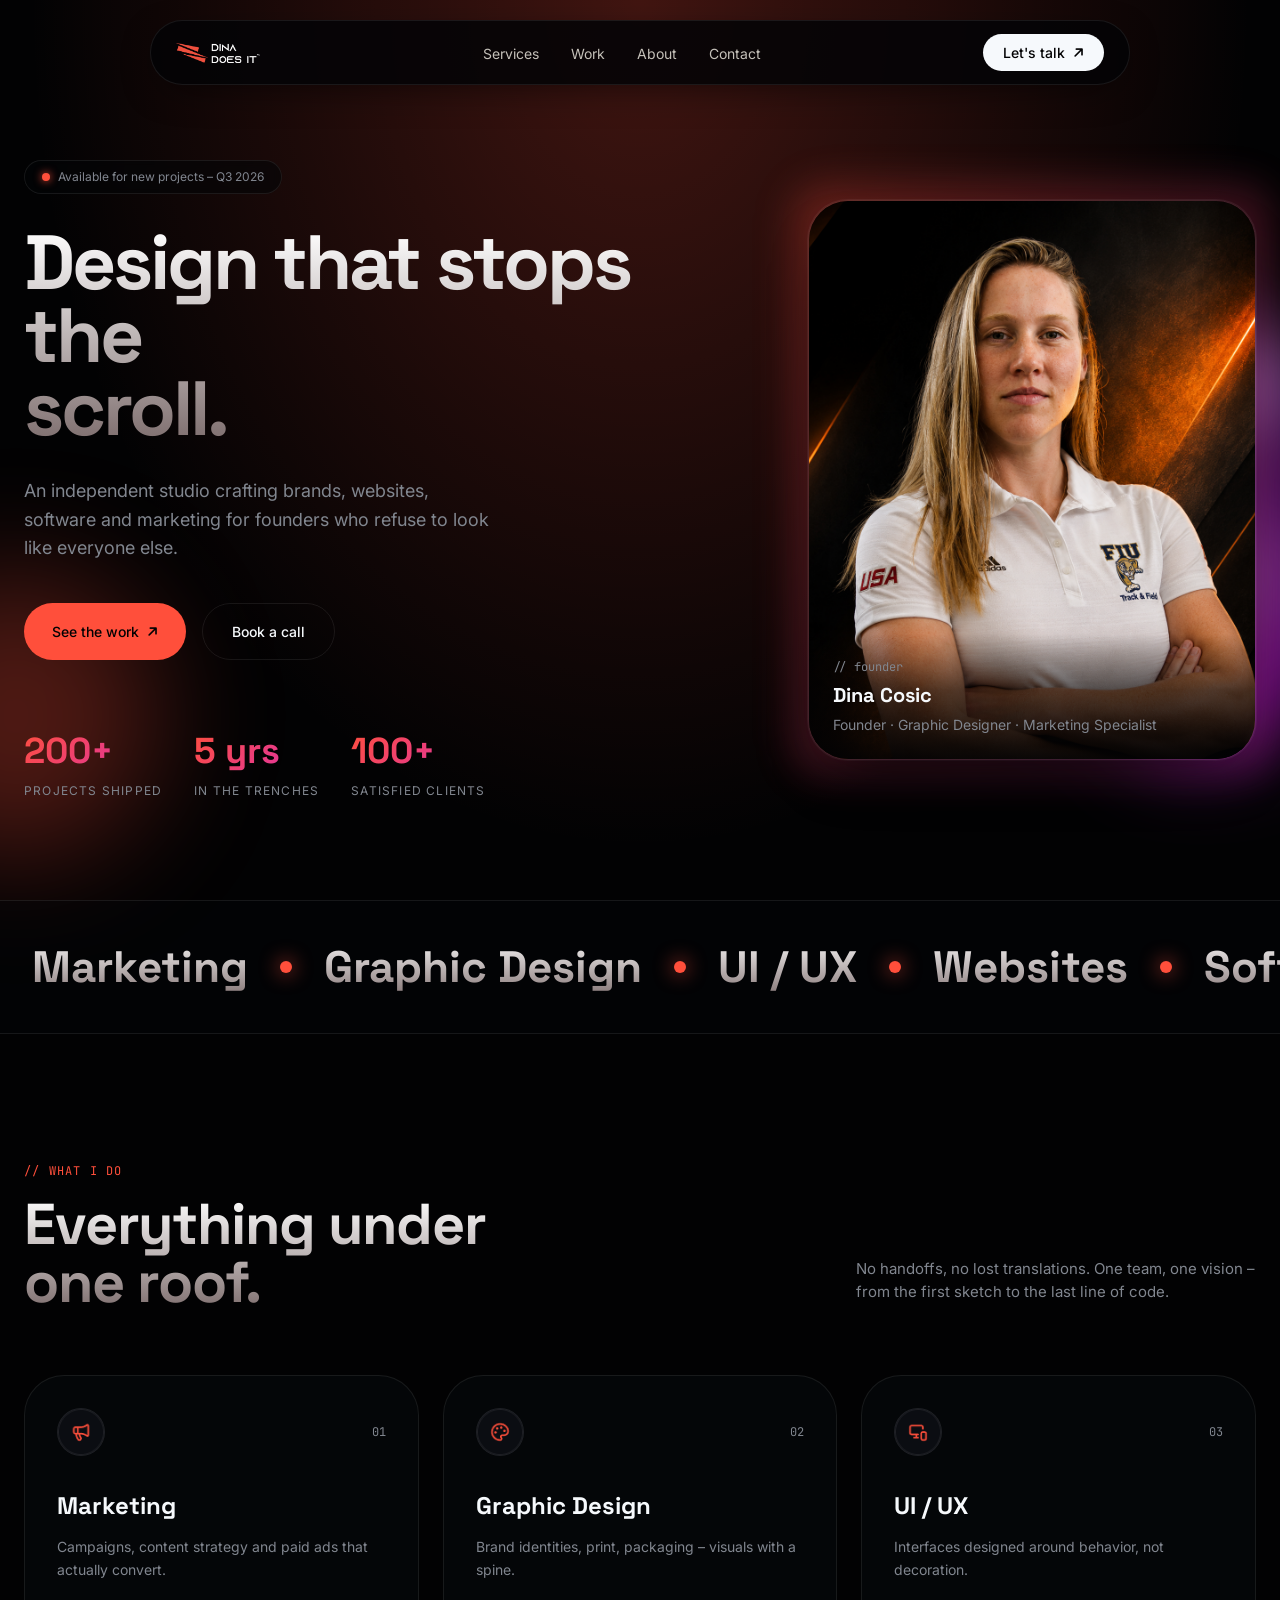
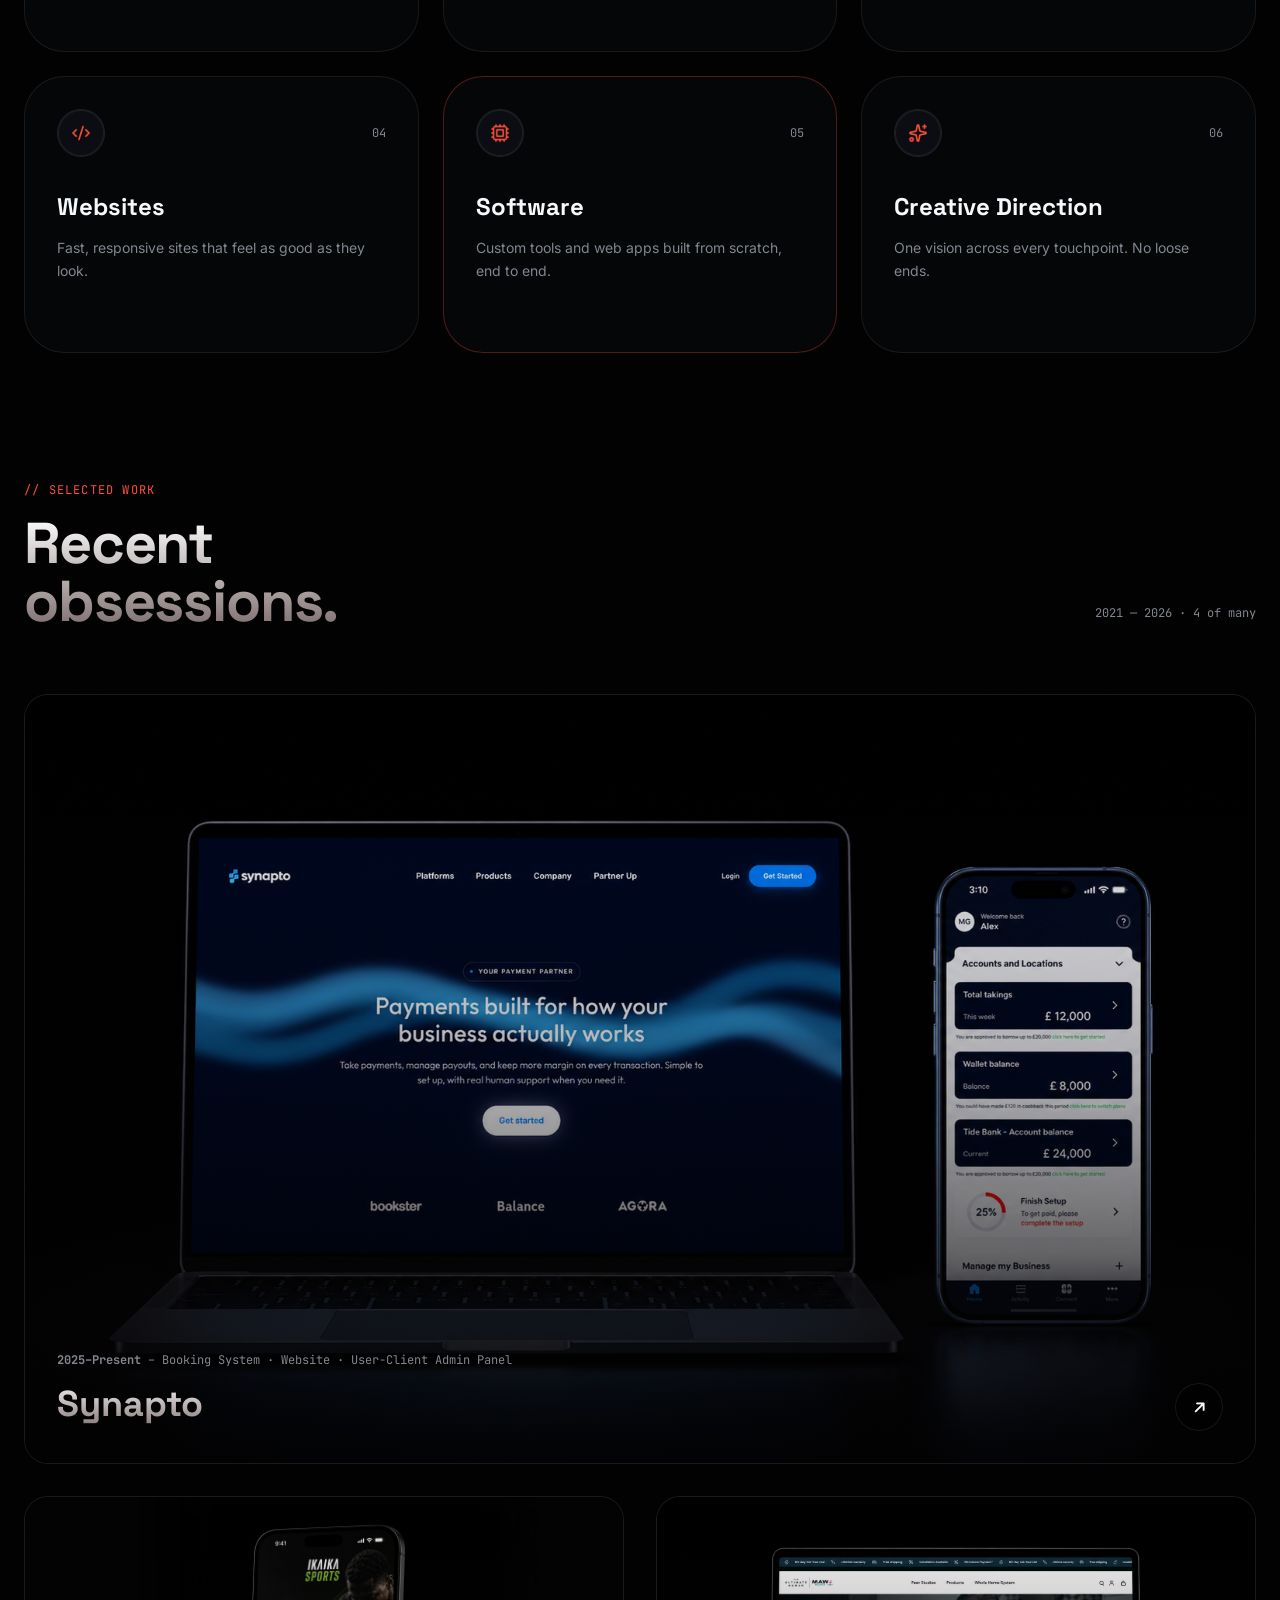
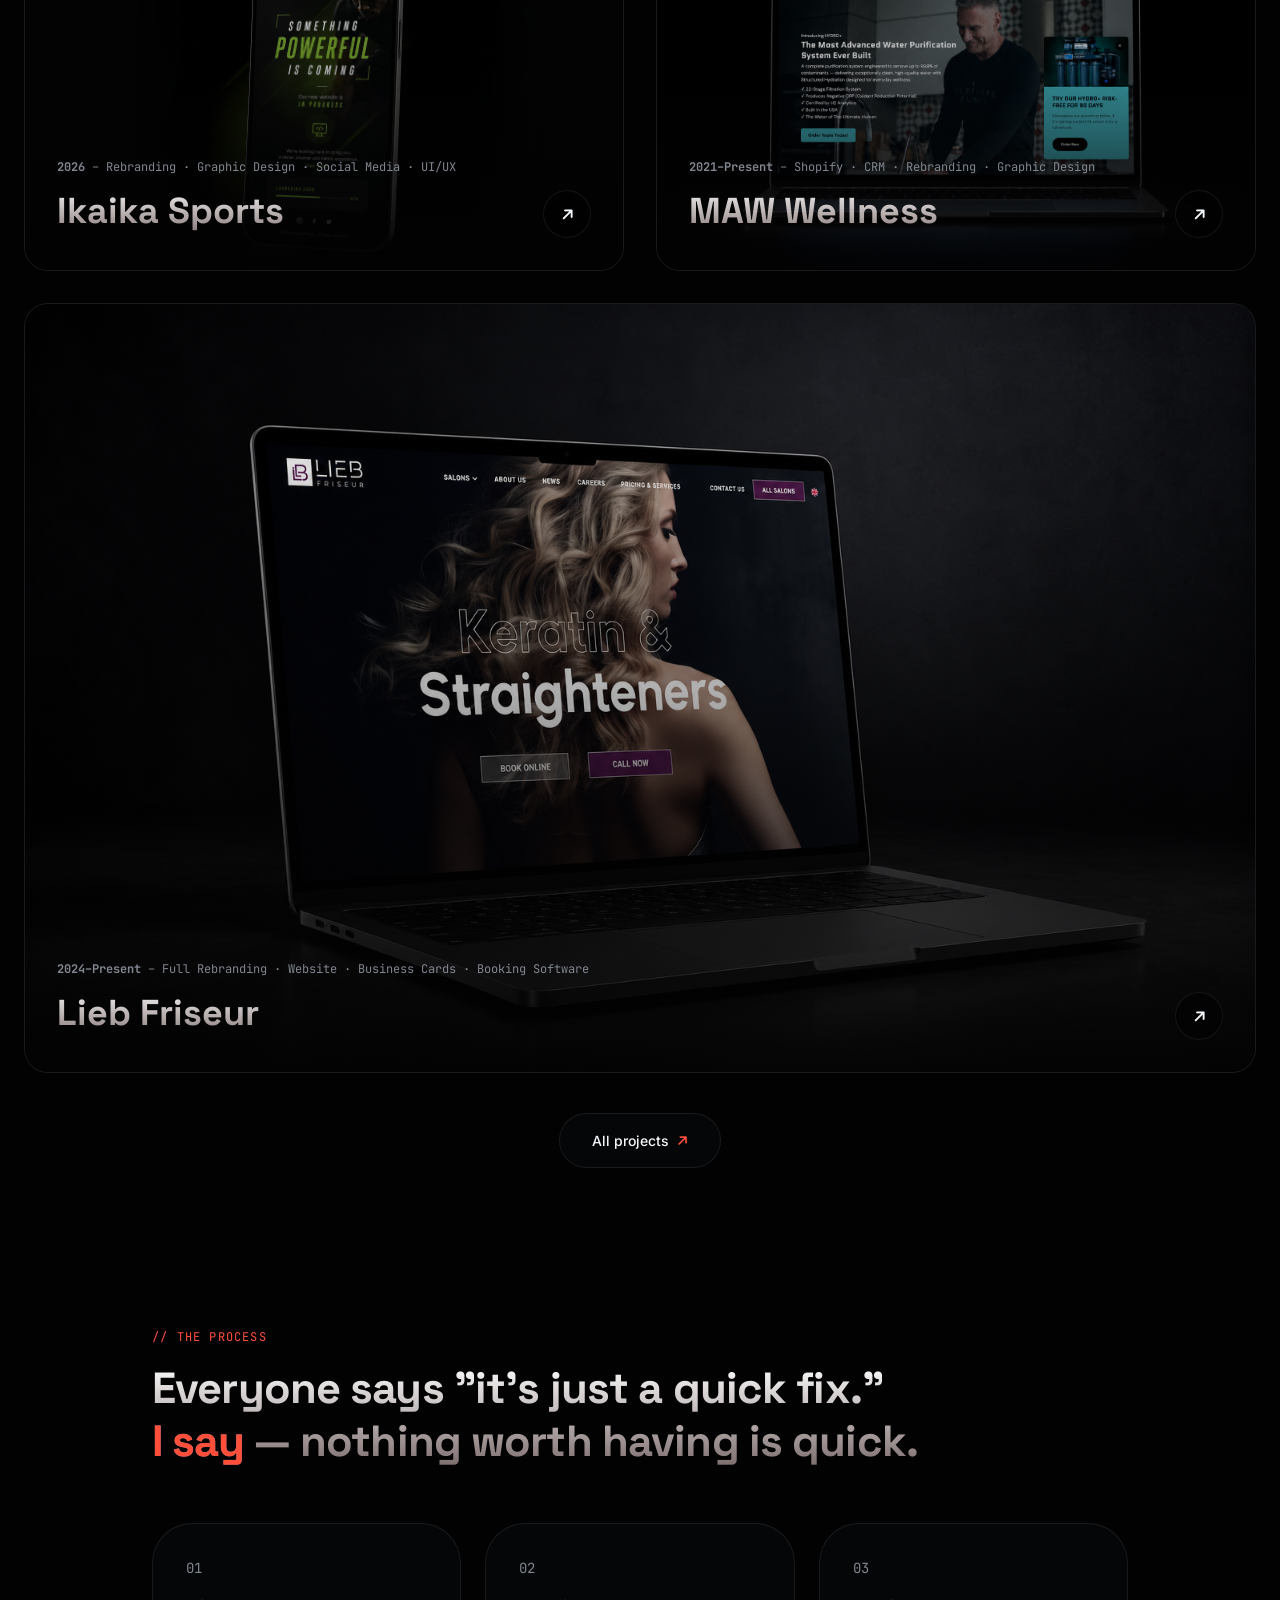
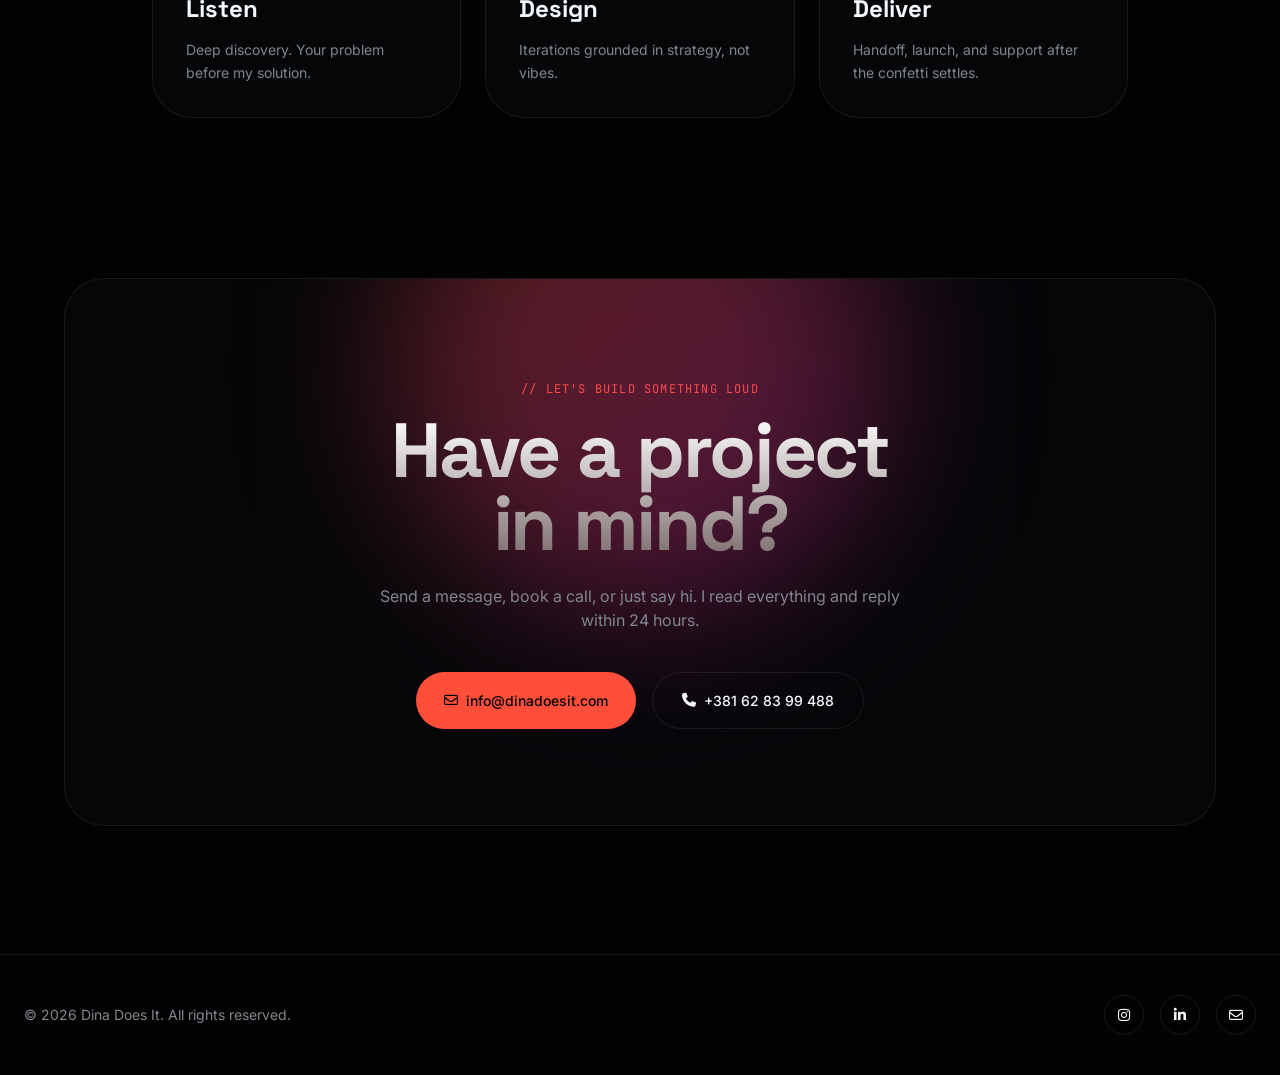
<file: home.html>
<!DOCTYPE html>
<html lang="en">
<head>
<meta charset="UTF-8">
<meta name="viewport" content="width=device-width, initial-scale=1.0">
<title>Dina Does It — Design that stops the scroll.</title>
<link rel="preconnect" href="https://fonts.googleapis.com">
<link rel="preconnect" href="https://fonts.gstatic.com" crossorigin>
<link href="https://fonts.googleapis.com/css2?family=Space+Grotesk:wght@300;400;500;700&family=JetBrains+Mono:wght@400;500&family=Inter:wght@400;500&display=swap" rel="stylesheet">
<link rel="stylesheet" href="https://cdnjs.cloudflare.com/ajax/libs/font-awesome/6.5.1/css/all.min.css">
<link rel="stylesheet" href="home.css">
</head>
<body>

  <div class="cursor-glow" id="cursorGlow" aria-hidden="true"></div>

  <!-- ===== HEADER ===== -->
  <header class="site-header">
    <nav class="nav-bar">
      <a href="home.html" class="logo">
        <span class="logo-mark" aria-hidden="true">
          <img src="assets/logo-mark.png" alt="" class="logo-mark-img">
        </span>
      </a>

      <ul class="nav-links">
        <li><a href="#services">Services</a></li>
        <li><a href="#work">Work</a></li>
        <li><a href="#about">About</a></li>
        <li><a href="#contact">Contact</a></li>
      </ul>

      <a href="#contact" class="btn-cta">Let's talk <i class="fa-solid fa-arrow-right icon-arrow"></i></a>

      <button class="nav-toggle" id="navToggle" aria-label="Open menu" aria-expanded="false">
        <i class="fa-solid fa-bars"></i>
      </button>
    </nav>
  </header>

  <div class="mobile-menu" id="mobileMenu">
    <div class="mobile-menu-header">
      <a href="home.html" class="logo">
        <span class="logo-mark" aria-hidden="true">
          <img src="assets/logo-mark.png" alt="" class="logo-mark-img">
        </span>
      </a>
      <button class="mobile-menu-close" id="mobileMenuClose" aria-label="Close menu">
        <i class="fa-solid fa-xmark"></i>
      </button>
    </div>

    <nav class="mobile-menu-links">
      <a href="#services"><span class="mm-num">01</span>Services</a>
      <a href="#work"><span class="mm-num">02</span>Work</a>
      <a href="#about"><span class="mm-num">03</span>About</a>
      <a href="#contact"><span class="mm-num">04</span>Contact</a>
    </nav>

    <div class="mobile-menu-footer">
      <p class="mm-label">Working Globally</p>
      <p class="mm-email">info@dinadoesit.com</p>
      <a href="#contact" class="btn-cta mm-cta">Let's talk <i class="fa-solid fa-arrow-right icon-arrow"></i></a>
    </div>
  </div>

  <main>
    <!-- ===== HERO ===== -->
    <section class="hero" id="top">
      <img class="hero-orb" src="assets/orb.jpg" alt="" aria-hidden="true">
      <div class="hero-blob" aria-hidden="true"></div>
      <div class="hero-grid">

        <div class="hero-copy">
          <div class="badge">
            <span class="badge-dot" aria-hidden="true"></span>
            Available for new projects – Q3 2026
          </div>

          <h1 class="hero-title">
            Design that<br class="mobile-break"> <span class="grad">stops</span> the<br>scroll.
          </h1>

          <p class="hero-sub">An independent studio crafting brands, websites, software and marketing for founders who refuse to look like everyone else.</p>

          <div class="hero-ctas">
            <a href="#work" class="btn-primary">See the work <i class="fa-solid fa-arrow-right icon-arrow"></i></a>
            <a href="#contact" class="btn-secondary">Book a call</a>
          </div>

          <div class="hero-stats">
            <div class="stat">
              <p class="stat-num">200+</p>
              <p class="stat-label">Projects shipped</p>
            </div>
            <div class="stat">
              <p class="stat-num">5 yrs</p>
              <p class="stat-label">In the trenches</p>
            </div>
            <div class="stat">
              <p class="stat-num">100+</p>
              <p class="stat-label">Satisfied clients</p>
            </div>
          </div>
        </div>

        <div class="hero-visual">
          <div class="founder-card">
            <div class="founder-frame">
              <img src="assets/portrait.png" alt="Portrait of Dina Cosic" loading="lazy">
              <div class="founder-meta">
                <p class="founder-eyebrow">// founder</p>
                <p class="founder-name">Dina Cosic</p>
                <p class="founder-role">Founder · Graphic Designer · Marketing Specialist</p>
              </div>
            </div>
          </div>
        </div>

      </div>
    </section>

    <!-- ===== SERVICES TICKER ===== -->
    <section class="ticker-section" aria-hidden="true">
      <div class="ticker-track">
        <div class="ticker-group">
          <span>Marketing</span><i class="dot"></i>
          <span>Graphic Design</span><i class="dot"></i>
          <span>UI / UX</span><i class="dot"></i>
          <span>Websites</span><i class="dot"></i>
          <span>Software</span><i class="dot"></i>
        </div>
        <div class="ticker-group">
          <span>Marketing</span><i class="dot"></i>
          <span>Graphic Design</span><i class="dot"></i>
          <span>UI / UX</span><i class="dot"></i>
          <span>Websites</span><i class="dot"></i>
          <span>Software</span><i class="dot"></i>
        </div>
      </div>
    </section>

    <!-- ===== SERVICES / WHAT I DO ===== -->
    <section class="services" id="services">
      <div class="section-head">
        <div>
          <p class="eyebrow">// What I do</p>
          <h2 class="section-title">Everything under<br><span class="grad">one roof.</span></h2>
        </div>
        <p class="section-note">No handoffs, no lost translations.<br class="mobile-break"> One team, one vision – from the first sketch to the last line of code.</p>
      </div>

      <div class="services-grid">
        <div class="service-card">
          <div class="service-top">
            <span class="service-icon"><img src="assets/icons/div.grid.png" alt=""></span>
            <span class="service-num">01</span>
          </div>
          <h3>Marketing</h3>
          <p>Campaigns, content strategy and paid ads that actually convert.</p>
          <span class="service-more">Learn more <i class="fa-solid fa-arrow-right icon-arrow"></i></span>
        </div>

        <div class="service-card">
          <div class="service-top">
           <span class="service-icon"><img src="assets/icons/div.grid (1).png" alt=""></span>
            <span class="service-num">02</span>
          </div>
          <h3>Graphic Design</h3>
          <p>Brand identities, print, packaging – visuals with a spine.</p>
          <span class="service-more">Learn more <i class="fa-solid fa-arrow-right icon-arrow"></i></span>
        </div>

        <div class="service-card">
          <div class="service-top">
           <span class="service-icon"><img src="assets/icons/div.grid (2).png" alt=""></span>
            <span class="service-num">03</span>
          </div>
          <h3>UI / UX</h3>
          <p>Interfaces designed around behavior, not decoration.</p>
          <span class="service-more">Learn more <i class="fa-solid fa-arrow-right icon-arrow"></i></span>
        </div>

        <div class="service-card">
          <div class="service-top">
           <span class="service-icon"><img src="assets/icons/div.grid (3).png" alt=""></span>
            <span class="service-num">04</span>
          </div>
          <h3>Websites</h3>
          <p>Fast, responsive sites that feel as good as they look.</p>
          <span class="service-more">Learn more <i class="fa-solid fa-arrow-right icon-arrow"></i></span>
        </div>

        <div class="service-card service-card--accent">
          <div class="service-top">
           <span class="service-icon"><img src="assets/icons/div.grid (4).png" alt=""></span>
            <span class="service-num">05</span>
          </div>
          <h3>Software</h3>
          <p>Custom tools and web apps built from scratch, end to end.</p>
          <span class="service-more">Learn more <i class="fa-solid fa-arrow-right icon-arrow"></i></span>
        </div>

        <div class="service-card">
          <div class="service-top">
           <span class="service-icon"><img src="assets/icons/div.grid (5).png" alt=""></span>
            <span class="service-num">06</span>
          </div>
          <h3>Creative Direction</h3>
          <p>One vision across every touchpoint. No loose ends.</p>
          <span class="service-more">Learn more <i class="fa-solid fa-arrow-right icon-arrow"></i></span>
        </div>
      </div>
    </section>

    <!-- ===== SELECTED WORK ===== -->
    <section class="work" id="work">
      <div class="section-head">
        <div>
          <p class="eyebrow">// Selected work</p>
          <h2 class="section-title">Recent<br><span class="grad">obsessions.</span></h2>
        </div>
        <p class="section-note mono-note">2021 — 2026 · 4 of many</p>
      </div>

      <div class="work-grid">
        <a href="#" class="work-card work-card--wide">
          <img src="assets/synapto.png" alt="Synapto payments platform" loading="lazy">
          <div class="work-overlay">
            <div class="work-text">
              <p class="work-meta"><strong>2025–Present</strong> – Booking System · Website · User-Client Admin Panel</p>
              <h3>Synapto</h3>
            </div>
            <span class="work-arrow"><i class="fa-solid fa-arrow-right icon-arrow"></i></span>
          </div>
        </a>

        <a href="#" class="work-card">
          <img src="assets/ikaika.png" alt="Ikaika Sports rebrand" loading="lazy">
          <div class="work-overlay">
            <div class="work-text">
              <p class="work-meta"><strong>2026</strong> – Rebranding · Graphic Design · Social Media · UI/UX</p>
              <h3>Ikaika Sports</h3>
            </div>
            <span class="work-arrow"><i class="fa-solid fa-arrow-right icon-arrow"></i></span>
          </div>
        </a>

        <a href="#" class="work-card">
          <img src="assets/maw.png" alt="MAW Wellness website" loading="lazy">
          <div class="work-overlay">
            <div class="work-text">
              <p class="work-meta"><strong>2021–Present</strong> – Shopify · CRM · Rebranding · Graphic Design</p>
              <h3>MAW Wellness</h3>
            </div>
            <span class="work-arrow"><i class="fa-solid fa-arrow-right icon-arrow"></i></span>
          </div>
        </a>

        <a href="#" class="work-card work-card--wide">
          <img src="assets/lieb.png" alt="Lieb Friseur website" loading="lazy">
          <div class="work-overlay">
            <div class="work-text">
              <p class="work-meta"><strong>2024–Present</strong> – Full Rebranding · Website · Business Cards · Booking Software</p>
              <h3>Lieb Friseur</h3>
            </div>
            <span class="work-arrow"><i class="fa-solid fa-arrow-right icon-arrow"></i></span>
          </div>
        </a>
      </div>

      <div class="work-cta">
        <a href="#" class="btn-pill-outline">All projects <i class="fa-solid fa-arrow-right icon-arrow"></i></a>
      </div>
    </section>

    <!-- ===== PROCESS / QUOTE ===== -->
    <section class="process">
      <p class="eyebrow">// The process</p>
      <h2 class="process-quote">Everyone says <span class="grad">"it's just a quick fix."</span><br><span class="quote-orange">I say</span> — nothing worth having is quick.</h2>

      <div class="process-steps">
        <div class="process-step">
          <p class="step-num">01</p>
          <h3>Listen</h3>
          <p>Deep discovery. Your problem before my solution.</p>
        </div>
        <div class="process-step">
          <p class="step-num">02</p>
          <h3>Design</h3>
          <p>Iterations grounded in strategy, not vibes.</p>
        </div>
        <div class="process-step">
          <p class="step-num">03</p>
          <h3>Deliver</h3>
          <p>Handoff, launch, and support after the confetti settles.</p>
        </div>
      </div>
    </section>

    <!-- ===== CTA ===== -->
    <section class="cta" id="contact">
      <div class="cta-glow" aria-hidden="true"></div>
      <p class="eyebrow">// Let's build something loud</p>
      <h2 class="cta-title">Have a project<br><span class="grad">in mind?</span></h2>
      <p class="cta-sub">Send a message, book a call, or just say hi. I read everything and reply within 24 hours.</p>
      <div class="cta-ctas">
        <a href="mailto:info@dinadoesit.com" class="btn-primary"><i class="fa-regular fa-envelope"></i> info@dinadoesit.com</a>
        <a href="tel:+381628399488" class="btn-secondary"><i class="fa-solid fa-phone"></i> +381 62 83 99 488</a>
      </div>
    </section>
  </main>

  <!-- ===== FOOTER ===== -->
  <footer class="site-footer">
    <p>© 2026 Dina Does It. All rights reserved.</p>
    <div class="social-links">
      <a href="#" aria-label="Instagram"><i class="fa-brands fa-instagram"></i></a>
      <a href="#" aria-label="LinkedIn"><i class="fa-brands fa-linkedin-in"></i></a>
      <a href="#" aria-label="Email"><i class="fa-regular fa-envelope"></i></a>
    </div>
  </footer>

  <script src="home.js"></script>
</body>
</html>
</file>
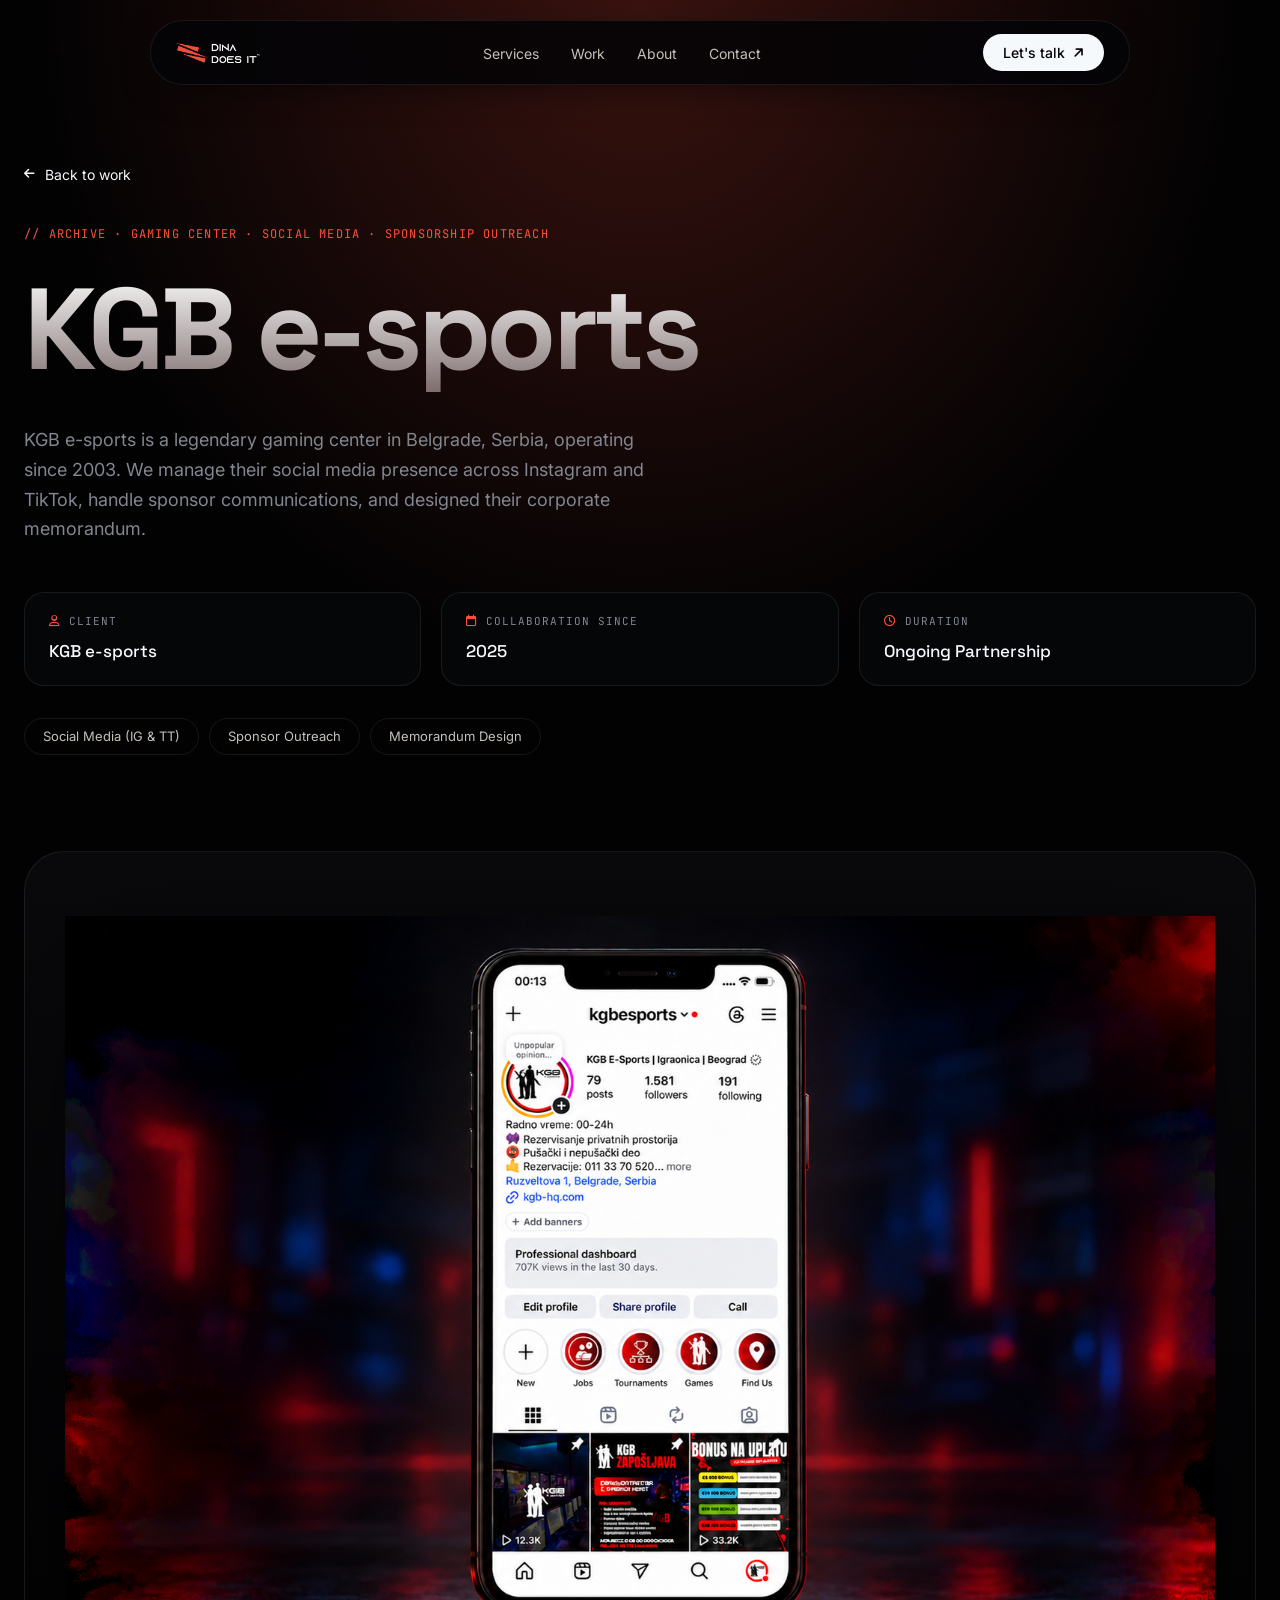
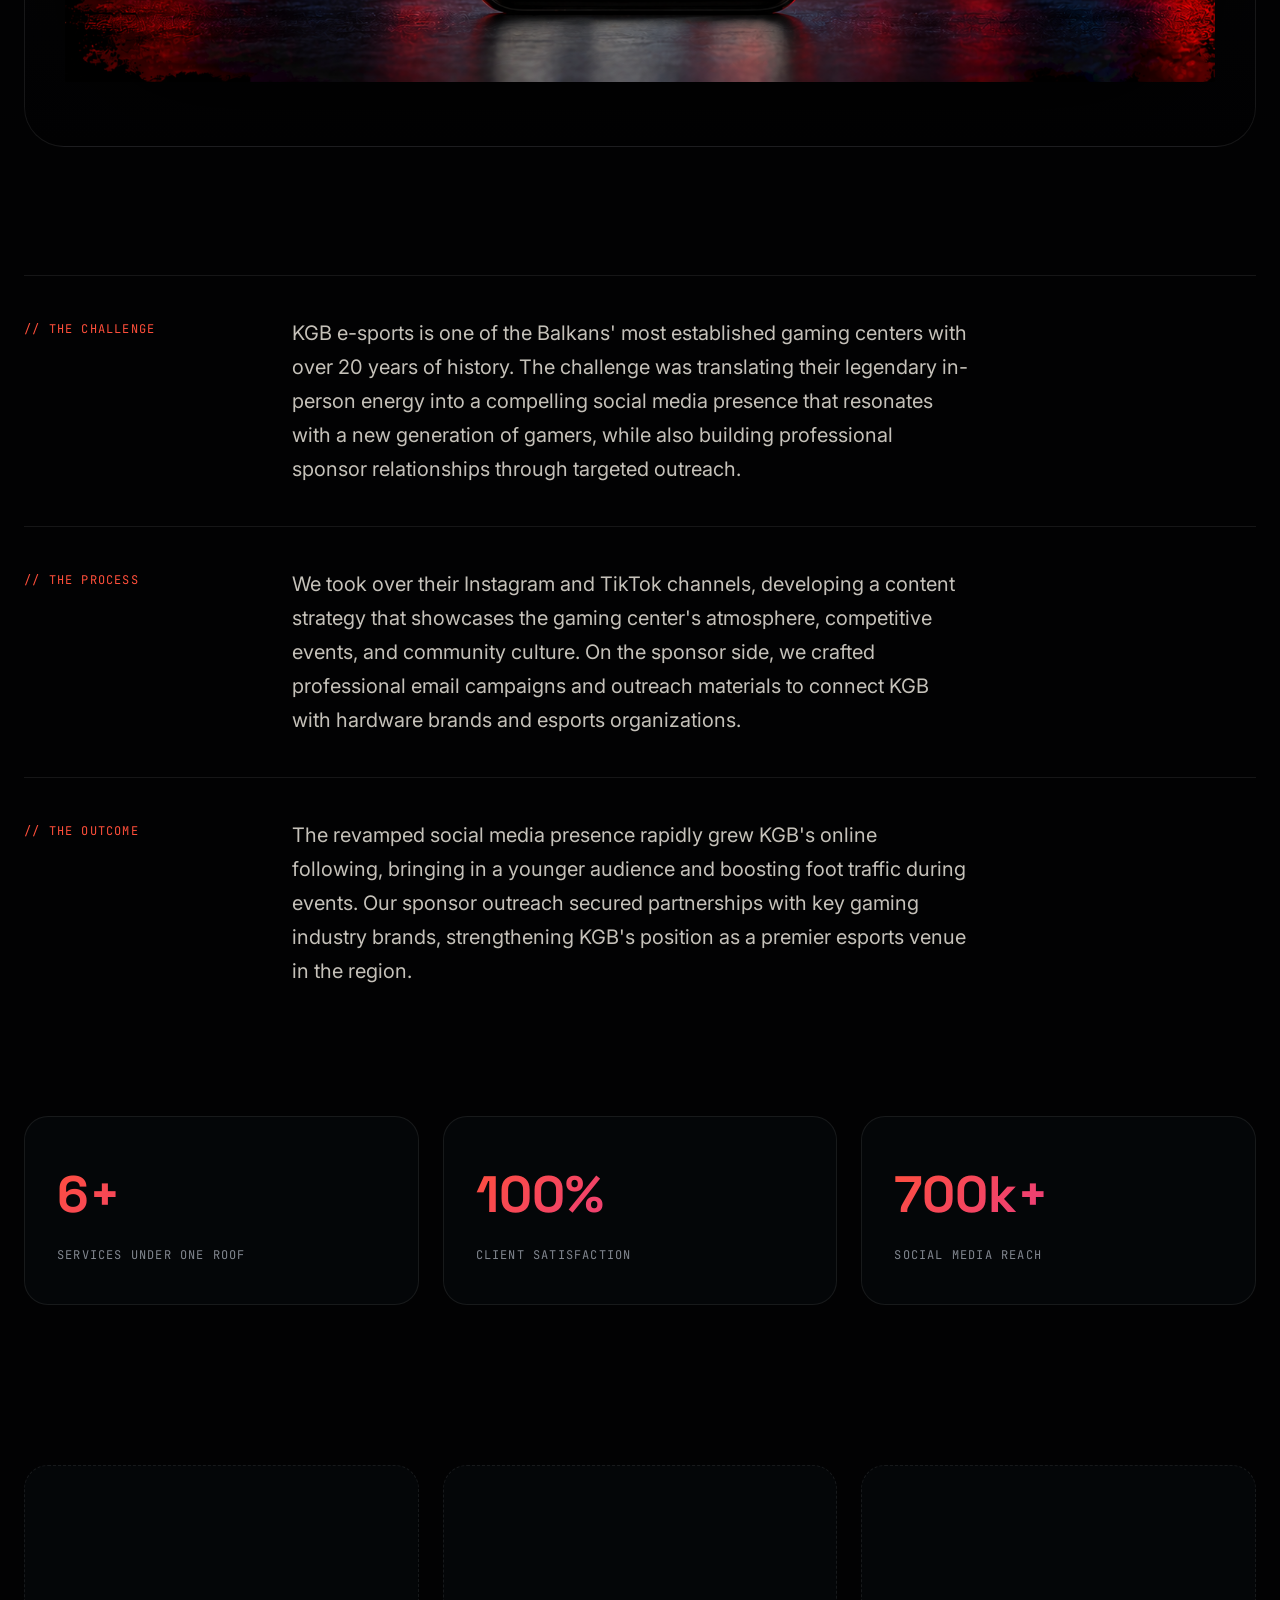
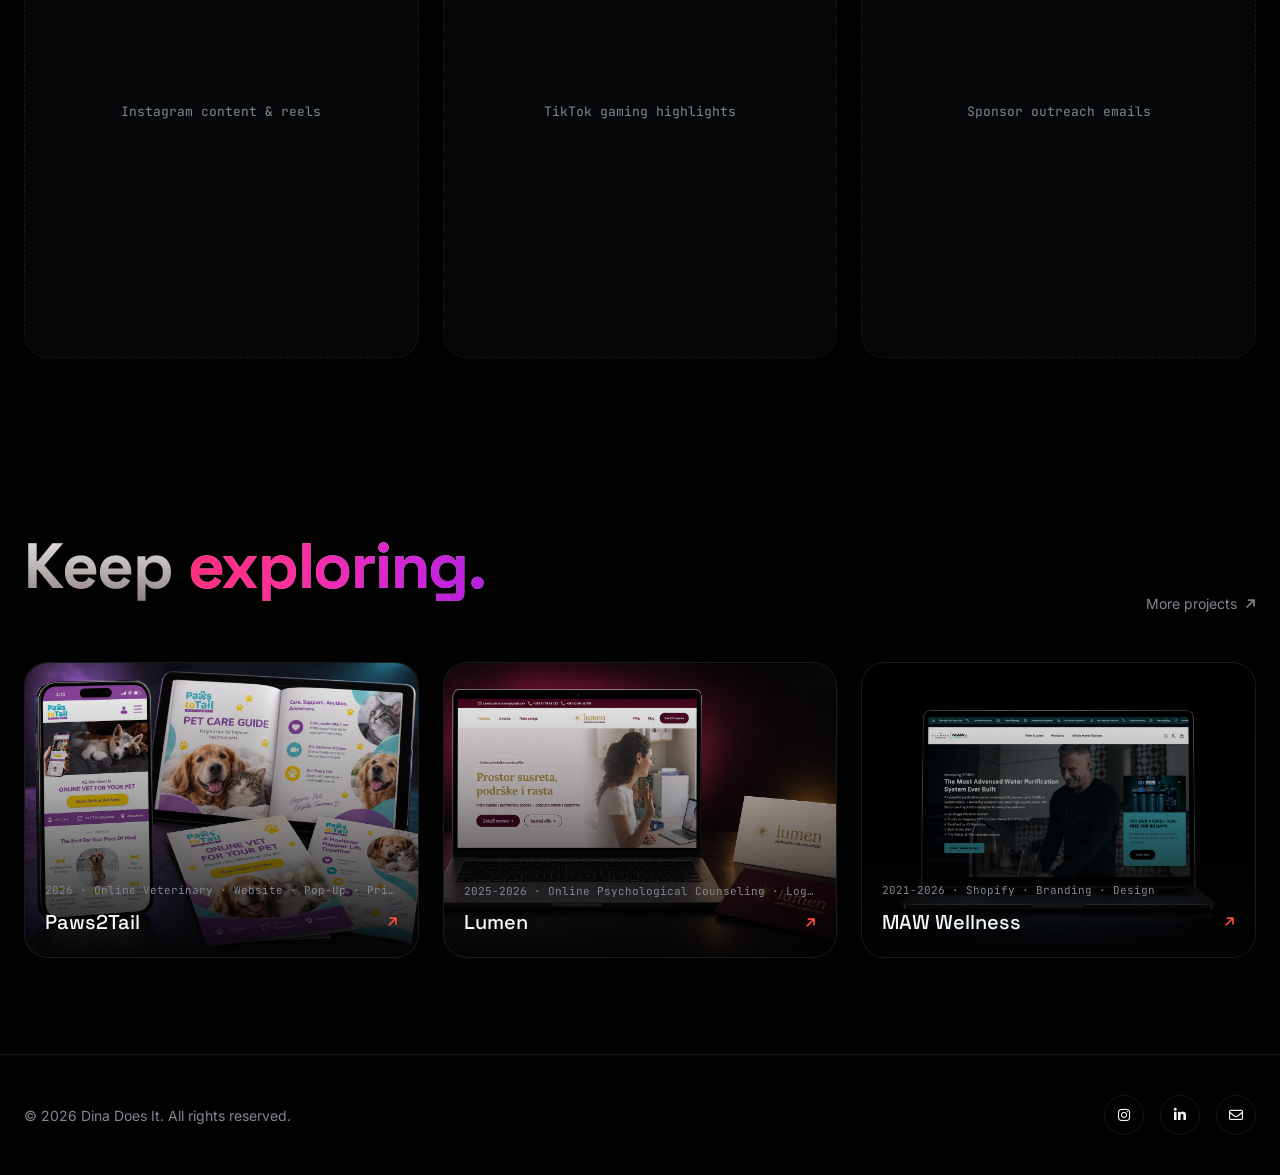
<file: kgb-esports.html>
<!DOCTYPE html>
<html lang="en">
<head>
<meta charset="UTF-8">
<meta name="viewport" content="width=device-width, initial-scale=1.0">
<title>KGB e-sports — Dina Does It</title>
<link rel="preconnect" href="https://fonts.googleapis.com">
<link rel="preconnect" href="https://fonts.gstatic.com" crossorigin>
<link href="https://fonts.googleapis.com/css2?family=Space+Grotesk:wght@300;400;500;700&family=JetBrains+Mono:wght@400;500&family=Inter:wght@400;500&display=swap" rel="stylesheet">
<link rel="stylesheet" href="https://cdnjs.cloudflare.com/ajax/libs/font-awesome/6.5.1/css/all.min.css">
<link rel="stylesheet" href="project.css">
</head>
<body>

  <div class="cursor-glow" id="cursorGlow" aria-hidden="true"></div>

  <!-- ===== HEADER ===== -->
  <header class="site-header">
    <nav class="nav-bar">
      <a href="home.html" class="logo">
        <span class="logo-mark" aria-hidden="true">
          <img src="assets/logo-mark.png" alt="" class="logo-mark-img">
        </span>
      </a>

      <ul class="nav-links">
        <li><a href="home.html#services">Services</a></li>
        <li><a href="index.html">Work</a></li>
        <li><a href="home.html#about">About</a></li>
        <li><a href="home.html#contact">Contact</a></li>
      </ul>

      <a href="home.html#contact" class="btn-cta">Let's talk <i class="fa-solid fa-arrow-right icon-arrow"></i></a>

      <button class="nav-toggle" id="navToggle" aria-label="Open menu" aria-expanded="false">
        <i class="fa-solid fa-bars"></i>
      </button>
    </nav>
  </header>

  <div class="mobile-menu" id="mobileMenu">
    <div class="mobile-menu-header">
      <a href="home.html" class="logo">
        <span class="logo-mark" aria-hidden="true">
          <img src="assets/logo-mark.png" alt="" class="logo-mark-img">
        </span>
      </a>
      <button class="mobile-menu-close" id="mobileMenuClose" aria-label="Close menu">
        <i class="fa-solid fa-xmark"></i>
      </button>
    </div>

    <nav class="mobile-menu-links">
      <a href="home.html#services"><span class="mm-num">01</span>Services</a>
      <a href="index.html"><span class="mm-num">02</span>Work</a>
      <a href="home.html#about"><span class="mm-num">03</span>About</a>
      <a href="home.html#contact"><span class="mm-num">04</span>Contact</a>
    </nav>

    <div class="mobile-menu-footer">
      <p class="mm-label">Working Globally</p>
      <p class="mm-email">info@dinadoesit.com</p>
      <a href="home.html#contact" class="btn-cta mm-cta">Let's talk <i class="fa-solid fa-arrow-right icon-arrow"></i></a>
    </div>
  </div>

  <main>

    <!-- ===== CASE HEADER ===== -->
    <section class="case-hero">
      <a href="index.html" class="case-back"><i class="fa-solid fa-arrow-left"></i> Back to work</a>

      <p class="eyebrow">// Archive &middot; Gaming Center &middot; Social Media &middot; Sponsorship Outreach</p>

      <h1 class="case-title">KGB e-sports</h1>

      <p class="case-desc">KGB e-sports is a legendary gaming center in Belgrade, Serbia, operating since 2003. We manage their social media presence across Instagram and TikTok, handle sponsor communications, and designed their corporate memorandum.</p>

      <div class="case-meta-row">
        <div class="meta-card">
          <p class="meta-label"><i class="fa-regular fa-user"></i> Client</p>
          <p class="meta-value">KGB e-sports</p>
        </div>
        <div class="meta-card">
          <p class="meta-label"><i class="fa-regular fa-calendar"></i> Collaboration Since</p>
          <p class="meta-value">2025</p>
        </div>
        <div class="meta-card">
          <p class="meta-label"><i class="fa-regular fa-clock"></i> Duration</p>
          <p class="meta-value">Ongoing Partnership</p>
        </div>
      </div>

      <div class="case-tags">
        <span class="tag-pill">Social Media (IG &amp; TT)</span>
        <span class="tag-pill">Sponsor Outreach</span>
        <span class="tag-pill">Memorandum Design</span>
      </div>
    </section>

    <!-- ===== SHOWCASE IMAGE ===== -->
    <section class="showcase-wrap">
      <div class="showcase">
        <img src="assets/kgb-esports.png" alt="KGB e-sports Instagram profile mockup" loading="lazy">
      </div>
    </section>

    <!-- ===== STORY ===== -->
    <section class="case-story">
      <div class="story-row">
        <p class="story-label">// The Challenge</p>
        <p class="story-text">KGB e-sports is one of the Balkans' most established gaming centers with over 20 years of history. The challenge was translating their legendary in-person energy into a compelling social media presence that resonates with a new generation of gamers, while also building professional sponsor relationships through targeted outreach.</p>
      </div>

      <div class="story-row">
        <p class="story-label">// The Process</p>
        <p class="story-text">We took over their Instagram and TikTok channels, developing a content strategy that showcases the gaming center's atmosphere, competitive events, and community culture. On the sponsor side, we crafted professional email campaigns and outreach materials to connect KGB with hardware brands and esports organizations.</p>
      </div>

      <div class="story-row">
        <p class="story-label">// The Outcome</p>
        <p class="story-text">The revamped social media presence rapidly grew KGB's online following, bringing in a younger audience and boosting foot traffic during events. Our sponsor outreach secured partnerships with key gaming industry brands, strengthening KGB's position as a premier esports venue in the region.</p>
      </div>
    </section>

    <!-- ===== STATS ===== -->
    <section class="case-stats">
      <div class="stat-card">
        <p class="stat-num-lg">6+</p>
        <p class="stat-label-lg">Services Under One Roof</p>
      </div>
      <div class="stat-card">
        <p class="stat-num-lg">100%</p>
        <p class="stat-label-lg">Client Satisfaction</p>
      </div>
      <div class="stat-card">
        <p class="stat-num-lg">700k+</p>
        <p class="stat-label-lg">Social Media Reach</p>
      </div>
    </section>

    <!-- ===== MOCKUPS ===== -->
    <section class="case-mockups">
      <div class="mockup-box">
        <span>Instagram content &amp; reels</span>
      </div>
      <div class="mockup-box">
        <span>TikTok gaming highlights</span>
      </div>
      <div class="mockup-box">
        <span>Sponsor outreach emails</span>
      </div>
    </section>

    <!-- ===== KEEP EXPLORING ===== -->
    <section class="explore">
      <div class="explore-head">
        <h2 class="explore-title">Keep <span class="grad-pink">exploring.</span></h2>
        <a href="index.html" class="explore-all">More projects <i class="fa-solid fa-arrow-right icon-arrow"></i></a>
      </div>

      <div class="explore-grid">
        <a href="paws-to-tail.html" class="explore-card">
          <img src="assets/paws-to-tail.png" alt="Paws2Tail" loading="lazy">
          <div class="explore-overlay">
            <p class="explore-meta">2026 &middot; Online Veterinary &middot; Website &middot; Pop-Up &middot; Print Design</p>
            <div class="explore-bottom">
              <h3>Paws2Tail</h3>
              <i class="fa-solid fa-arrow-right icon-arrow"></i>
            </div>
          </div>
        </a>

        <a href="lumen.html" class="explore-card">
          <img src="assets/lumen.png" alt="Lumen" loading="lazy">
          <div class="explore-overlay">
            <p class="explore-meta">2025-2026 &middot; Online Psychological Counseling &middot; Logo &amp; Web Design</p>
            <div class="explore-bottom">
              <h3>Lumen</h3>
              <i class="fa-solid fa-arrow-right icon-arrow"></i>
            </div>
          </div>
        </a>

        <a href="maw.html" class="explore-card">
          <img src="assets/maw.png" alt="MAW Wellness" loading="lazy">
          <div class="explore-overlay">
            <p class="explore-meta">2021-2026 &middot; Shopify &middot; Branding &middot; Design</p>
            <div class="explore-bottom">
              <h3>MAW Wellness</h3>
              <i class="fa-solid fa-arrow-right icon-arrow"></i>
            </div>
          </div>
        </a>
      </div>
    </section>

  </main>

  <!-- ===== FOOTER ===== -->
  <footer class="site-footer">
    <p>© 2026 Dina Does It. All rights reserved.</p>
    <div class="social-links">
      <a href="#" aria-label="Instagram"><i class="fa-brands fa-instagram"></i></a>
      <a href="#" aria-label="LinkedIn"><i class="fa-brands fa-linkedin-in"></i></a>
      <a href="#" aria-label="Email"><i class="fa-regular fa-envelope"></i></a>
    </div>
  </footer>

  <script src="project.js"></script>
</body>
</html>
</file>
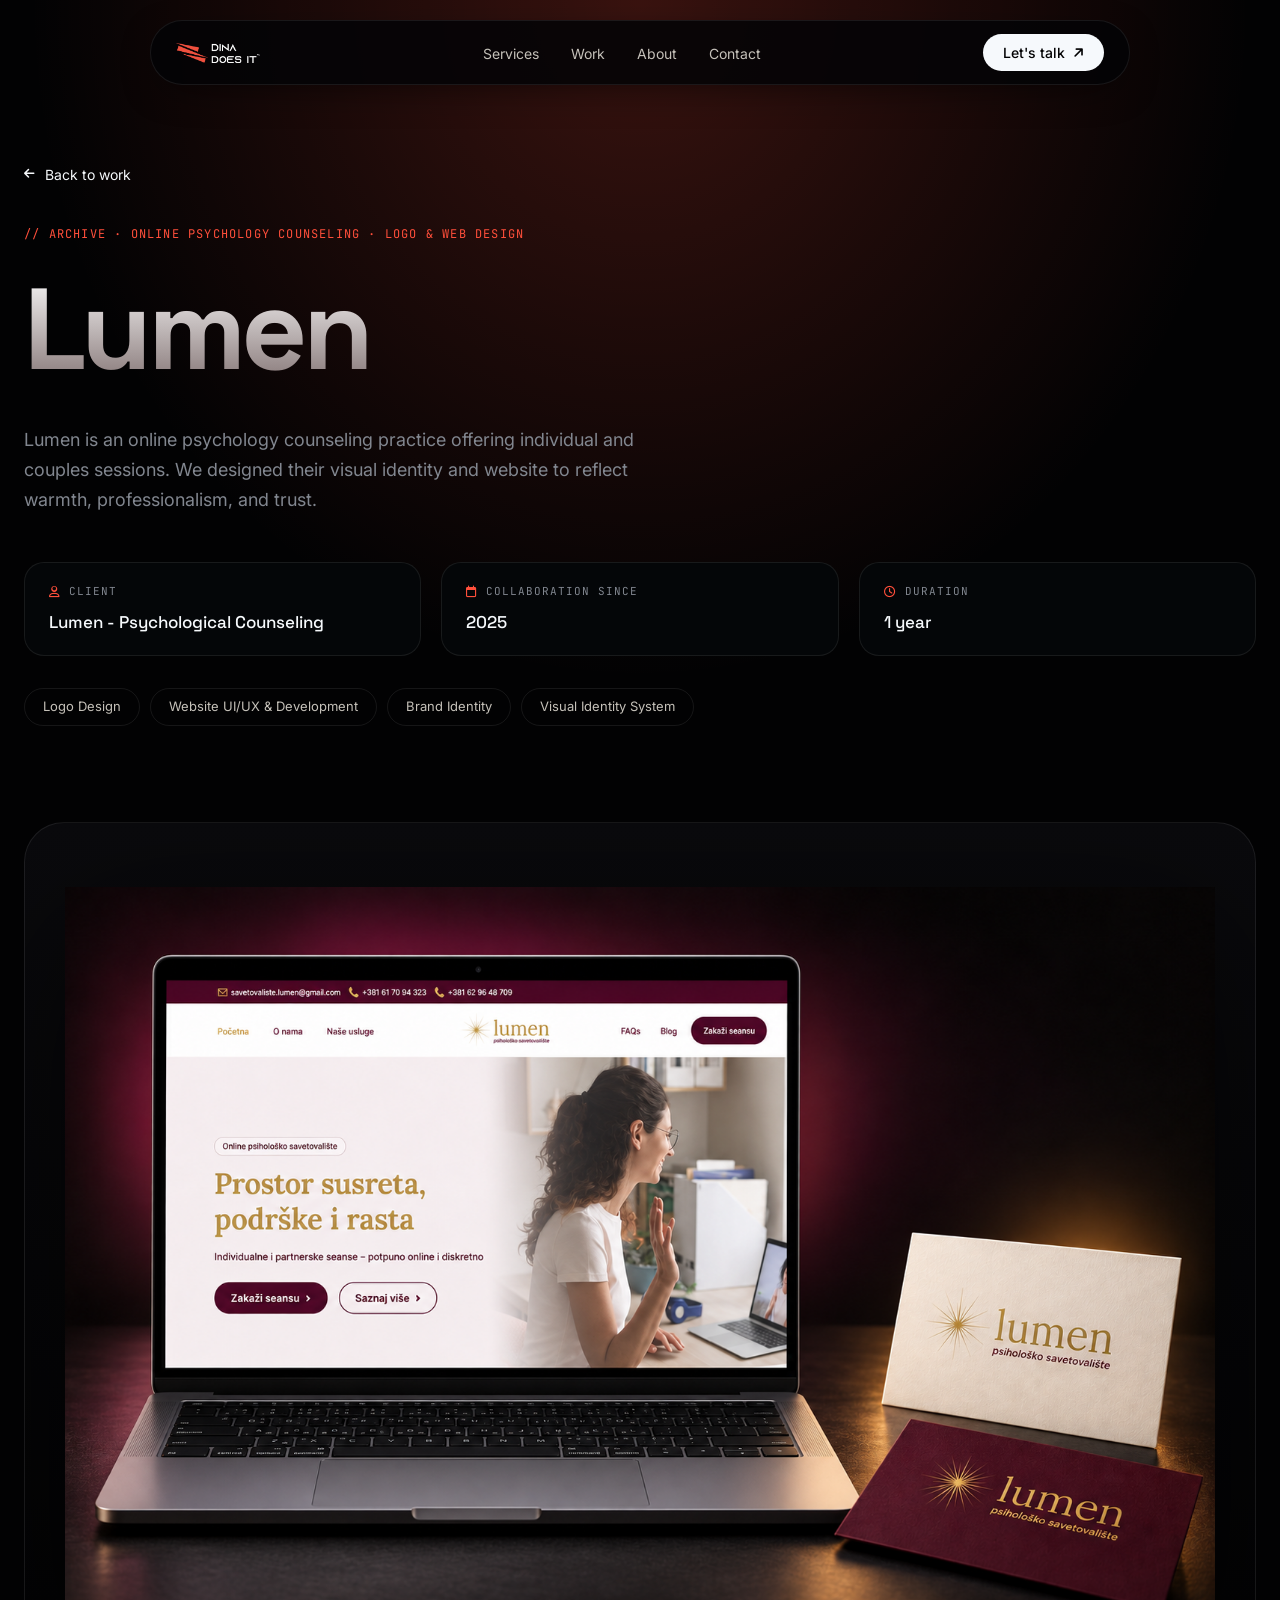
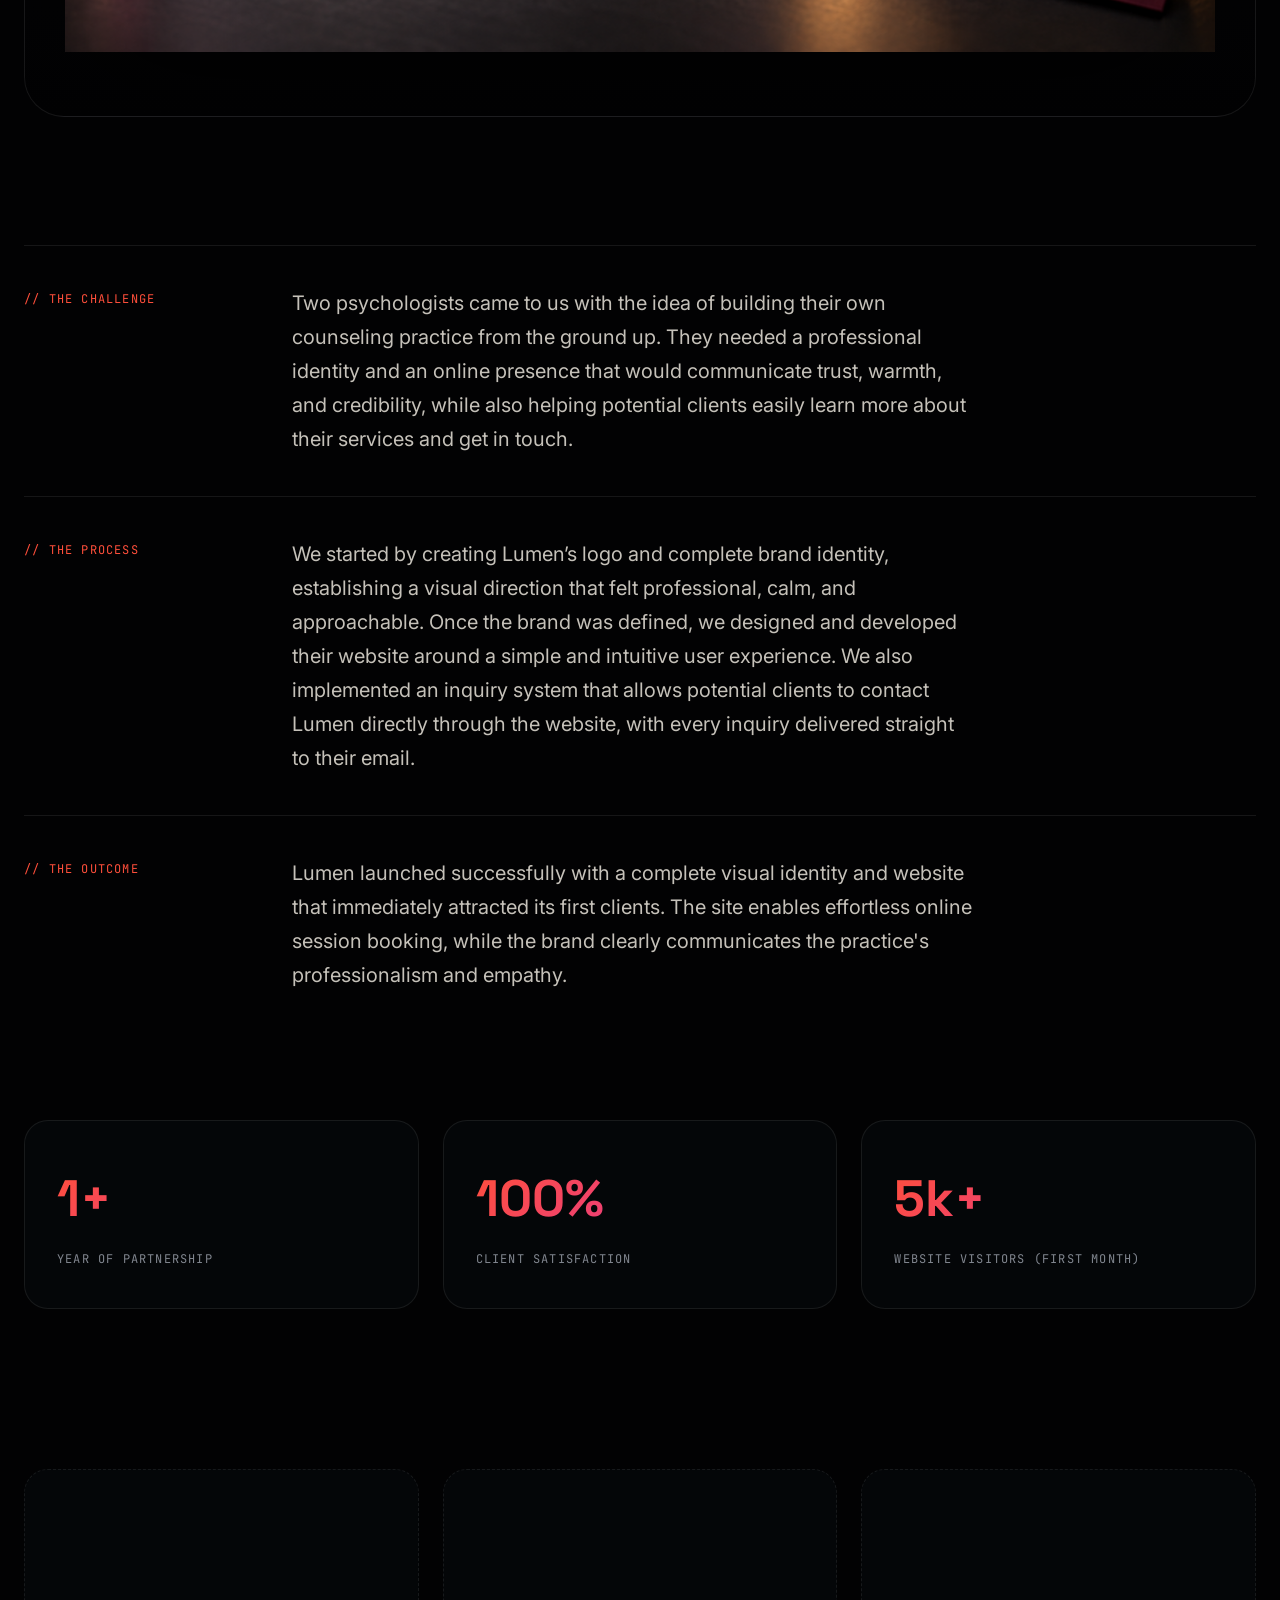
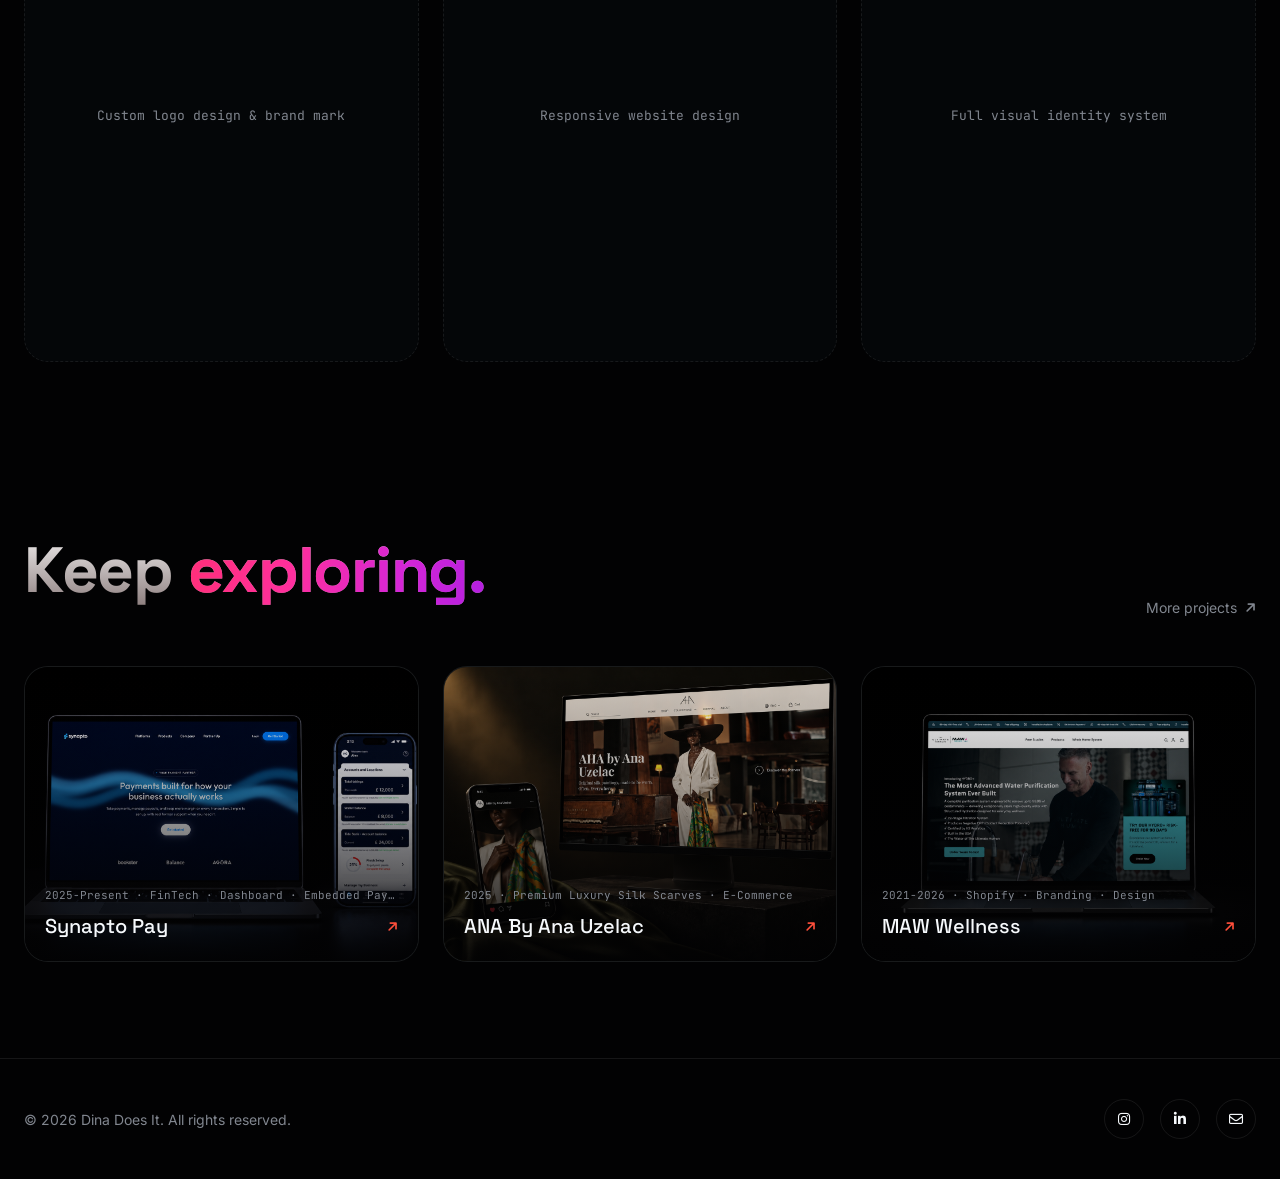
<file: lumen.html>
<!DOCTYPE html>
<html lang="en">
<head>
<meta charset="UTF-8">
<meta name="viewport" content="width=device-width, initial-scale=1.0">
<title>Lumen — Dina Does It</title>
<link rel="preconnect" href="https://fonts.googleapis.com">
<link rel="preconnect" href="https://fonts.gstatic.com" crossorigin>
<link href="https://fonts.googleapis.com/css2?family=Space+Grotesk:wght@300;400;500;700&family=JetBrains+Mono:wght@400;500&family=Inter:wght@400;500&display=swap" rel="stylesheet">
<link rel="stylesheet" href="https://cdnjs.cloudflare.com/ajax/libs/font-awesome/6.5.1/css/all.min.css">
<link rel="stylesheet" href="project.css">
</head>
<body>

  <div class="cursor-glow" id="cursorGlow" aria-hidden="true"></div>

  <!-- ===== HEADER ===== -->
  <header class="site-header">
    <nav class="nav-bar">
      <a href="home.html" class="logo">
        <span class="logo-mark" aria-hidden="true">
          <img src="assets/logo-mark.png" alt="" class="logo-mark-img">
        </span>
      </a>

      <ul class="nav-links">
        <li><a href="home.html#services">Services</a></li>
        <li><a href="index.html">Work</a></li>
        <li><a href="home.html#about">About</a></li>
        <li><a href="home.html#contact">Contact</a></li>
      </ul>

      <a href="home.html#contact" class="btn-cta">Let's talk <i class="fa-solid fa-arrow-right icon-arrow"></i></a>

      <button class="nav-toggle" id="navToggle" aria-label="Open menu" aria-expanded="false">
        <i class="fa-solid fa-bars"></i>
      </button>
    </nav>
  </header>

  <div class="mobile-menu" id="mobileMenu">
    <div class="mobile-menu-header">
      <a href="home.html" class="logo">
        <span class="logo-mark" aria-hidden="true">
          <img src="assets/logo-mark.png" alt="" class="logo-mark-img">
        </span>
      </a>
      <button class="mobile-menu-close" id="mobileMenuClose" aria-label="Close menu">
        <i class="fa-solid fa-xmark"></i>
      </button>
    </div>

    <nav class="mobile-menu-links">
      <a href="home.html#services"><span class="mm-num">01</span>Services</a>
      <a href="index.html"><span class="mm-num">02</span>Work</a>
      <a href="home.html#about"><span class="mm-num">03</span>About</a>
      <a href="home.html#contact"><span class="mm-num">04</span>Contact</a>
    </nav>

    <div class="mobile-menu-footer">
      <p class="mm-label">Working Globally</p>
      <p class="mm-email">info@dinadoesit.com</p>
      <a href="home.html#contact" class="btn-cta mm-cta">Let's talk <i class="fa-solid fa-arrow-right icon-arrow"></i></a>
    </div>
  </div>

  <main>

    <!-- ===== CASE HEADER ===== -->
    <section class="case-hero">
      <a href="index.html" class="case-back"><i class="fa-solid fa-arrow-left"></i> Back to work</a>

      <p class="eyebrow">// Archive &middot; Online Psychology Counseling &middot; Logo &amp; Web Design</p>

      <h1 class="case-title">Lumen</h1>

      <p class="case-desc">Lumen is an online psychology counseling practice offering individual and couples sessions. We designed their visual identity and website to reflect warmth, professionalism, and trust.</p>

      <div class="case-meta-row">
        <div class="meta-card">
          <p class="meta-label"><i class="fa-regular fa-user"></i> Client</p>
          <p class="meta-value">Lumen - Psychological Counseling</p>
        </div>
        <div class="meta-card">
          <p class="meta-label"><i class="fa-regular fa-calendar"></i> Collaboration Since</p>
          <p class="meta-value">2025</p>
        </div>
        <div class="meta-card">
          <p class="meta-label"><i class="fa-regular fa-clock"></i> Duration</p>
          <p class="meta-value">1 year</p>
        </div>
      </div>

      <div class="case-tags">
        <span class="tag-pill">Logo Design</span>
        <span class="tag-pill">Website UI/UX &amp; Development</span>
        <span class="tag-pill">Brand Identity</span>
        <span class="tag-pill">Visual Identity System</span>
      </div>
    </section>

    <!-- ===== SHOWCASE IMAGE ===== -->
    <section class="showcase-wrap">
      <div class="showcase">
        <img src="assets/lumen.png" alt="Lumen psychology counseling website and branded business cards" loading="lazy">
      </div>
    </section>

    <!-- ===== STORY ===== -->
    <section class="case-story">
      <div class="story-row">
        <p class="story-label">// The Challenge</p>
        <p class="story-text">Two psychologists came to us with the idea of building their own counseling practice from the ground up. They needed a professional identity and an online presence that would communicate trust, warmth, and credibility, while also helping potential clients easily learn more about their services and get in touch.</p>
      </div>

      <div class="story-row">
        <p class="story-label">// The Process</p>
        <p class="story-text">We started by creating Lumen’s logo and complete brand identity, establishing a visual direction that felt professional, calm, and approachable. Once the brand was defined, we designed and developed their website around a simple and intuitive user experience. We also implemented an inquiry system that allows potential clients to contact Lumen directly through the website, with every inquiry delivered straight to their email.</p>
      </div>

      <div class="story-row">
        <p class="story-label">// The Outcome</p>
        <p class="story-text">Lumen launched successfully with a complete visual identity and website that immediately attracted its first clients. The site enables effortless online session booking, while the brand clearly communicates the practice's professionalism and empathy.</p>
      </div>
    </section>

    <!-- ===== STATS ===== -->
    <section class="case-stats">
      <div class="stat-card">
        <p class="stat-num-lg">1+</p>
        <p class="stat-label-lg">Year of Partnership</p>
      </div>
      <div class="stat-card">
        <p class="stat-num-lg">100%</p>
        <p class="stat-label-lg">Client Satisfaction</p>
      </div>
      <div class="stat-card">
        <p class="stat-num-lg">5k+</p>
        <p class="stat-label-lg">Website Visitors (First Month)</p>
      </div>
    </section>

    <!-- ===== MOCKUPS ===== -->
    <section class="case-mockups">
      <div class="mockup-box">
        <span>Custom logo design &amp; brand mark</span>
      </div>
      <div class="mockup-box">
        <span>Responsive website design</span>
      </div>
      <div class="mockup-box">
        <span>Full visual identity system</span>
      </div>
    </section>

    <!-- ===== KEEP EXPLORING ===== -->
    <section class="explore">
      <div class="explore-head">
        <h2 class="explore-title">Keep <span class="grad-pink">exploring.</span></h2>
        <a href="index.html" class="explore-all">More projects <i class="fa-solid fa-arrow-right icon-arrow"></i></a>
      </div>

      <div class="explore-grid">
        <a href="project.html" class="explore-card">
          <img src="assets/synapto.png" alt="Synapto Pay" loading="lazy">
          <div class="explore-overlay">
            <p class="explore-meta">2025-Present &middot; FinTech &middot; Dashboard &middot; Embedded Payments</p>
            <div class="explore-bottom">
              <h3>Synapto Pay</h3>
              <i class="fa-solid fa-arrow-right icon-arrow"></i>
            </div>
          </div>
        </a>

        <a href="ana-uzelac.html" class="explore-card">
          <img src="assets/aha.png" alt="ANA By Ana Uzelac" loading="lazy">
          <div class="explore-overlay">
            <p class="explore-meta">2025 &middot; Premium Luxury Silk Scarves &middot; E-Commerce</p>
            <div class="explore-bottom">
              <h3>ANA By Ana Uzelac</h3>
              <i class="fa-solid fa-arrow-right icon-arrow"></i>
            </div>
          </div>
        </a>

        <a href="maw.html" class="explore-card">
          <img src="assets/maw.png" alt="MAW Wellness" loading="lazy">
          <div class="explore-overlay">
            <p class="explore-meta">2021-2026 &middot; Shopify &middot; Branding &middot; Design</p>
            <div class="explore-bottom">
              <h3>MAW Wellness</h3>
              <i class="fa-solid fa-arrow-right icon-arrow"></i>
            </div>
          </div>
        </a>
      </div>
    </section>

  </main>

  <!-- ===== FOOTER ===== -->
  <footer class="site-footer">
    <p>© 2026 Dina Does It. All rights reserved.</p>
    <div class="social-links">
      <a href="#" aria-label="Instagram"><i class="fa-brands fa-instagram"></i></a>
      <a href="#" aria-label="LinkedIn"><i class="fa-brands fa-linkedin-in"></i></a>
      <a href="#" aria-label="Email"><i class="fa-regular fa-envelope"></i></a>
    </div>
  </footer>

  <script src="project.js"></script>
</body>
</html>
</file>
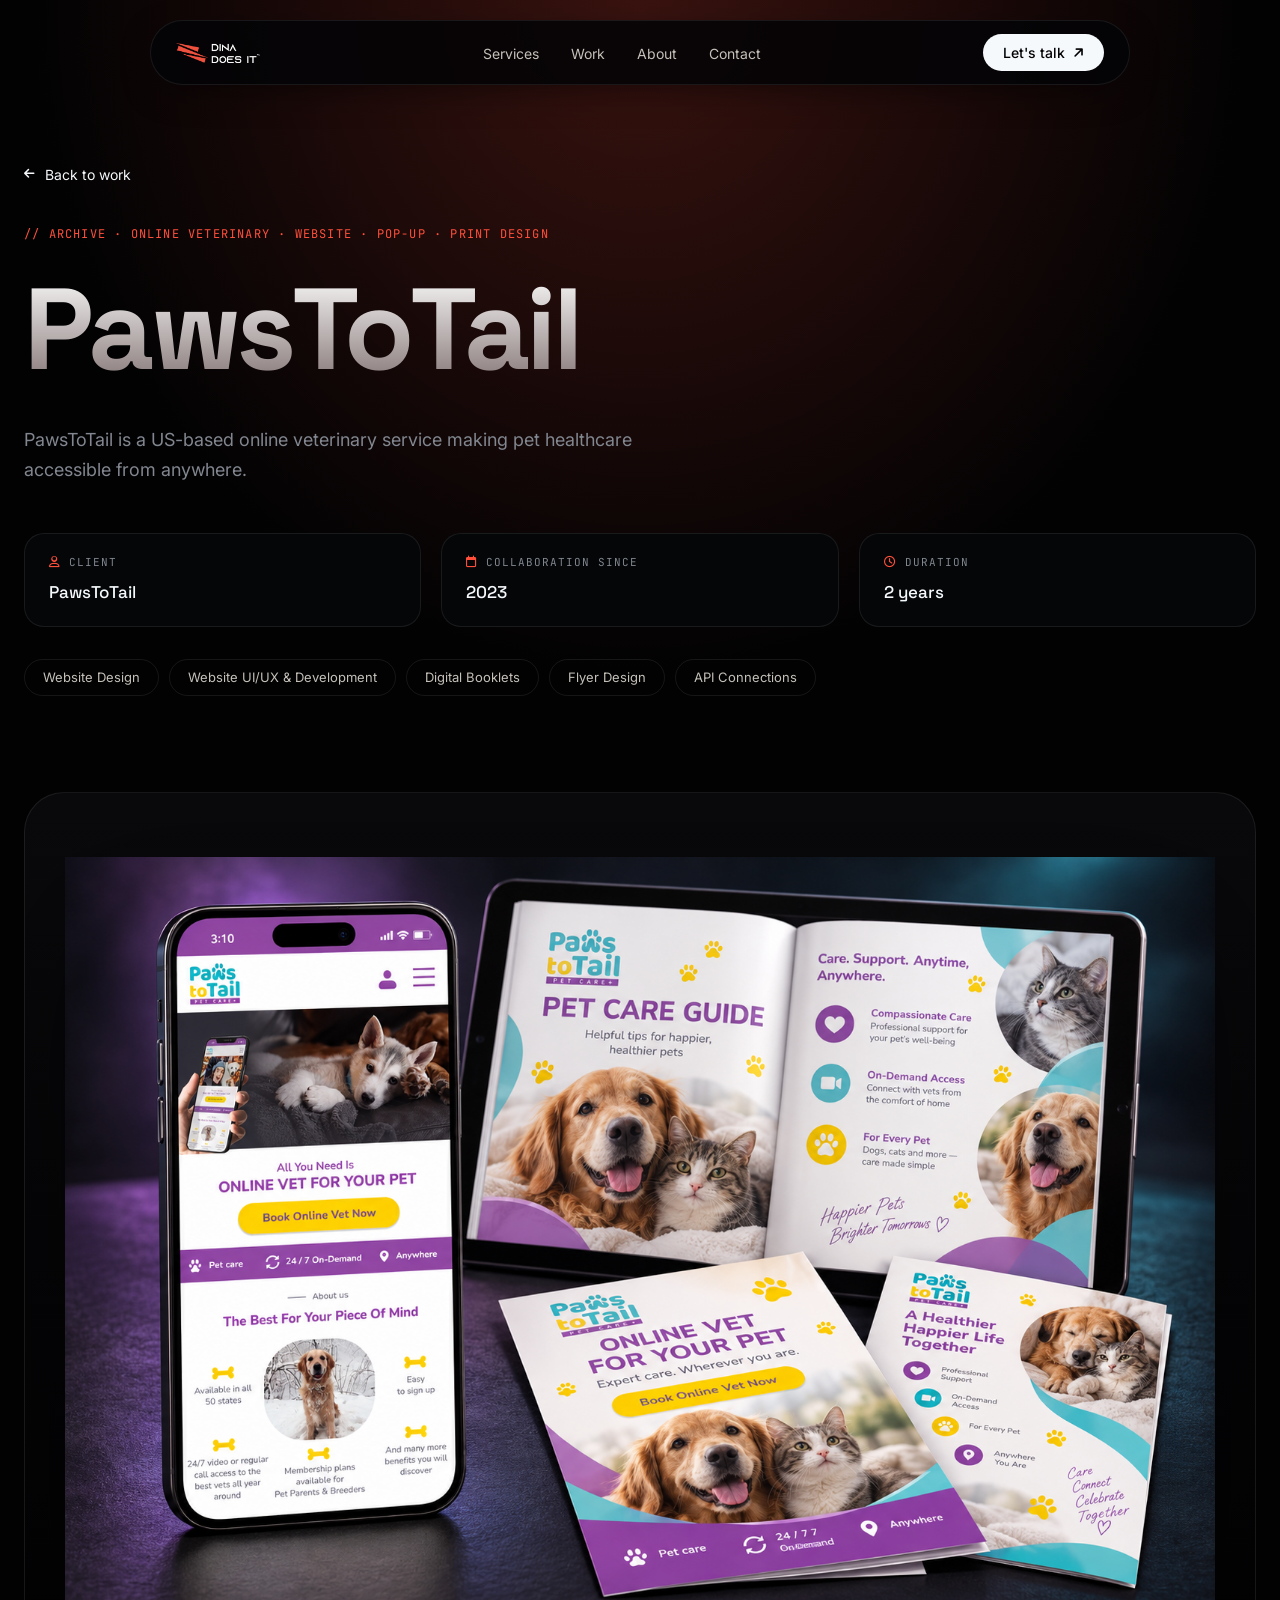
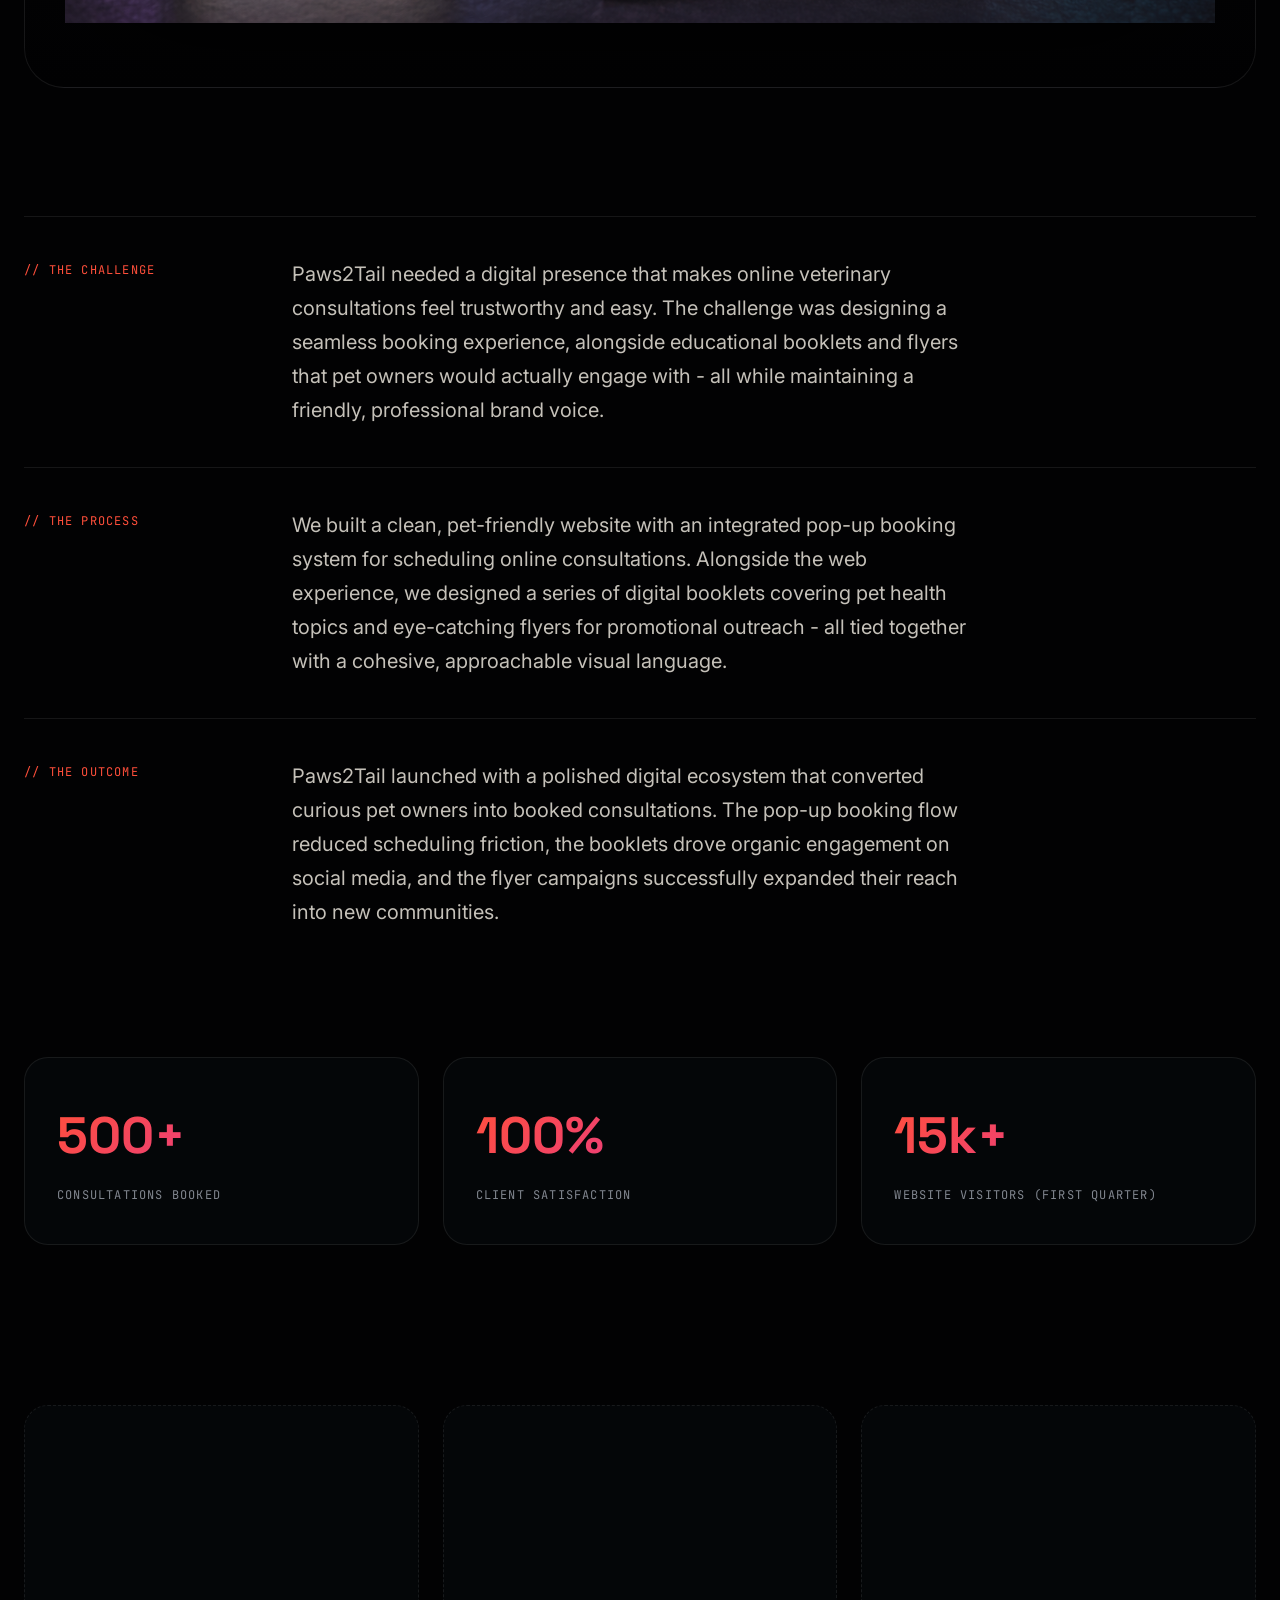
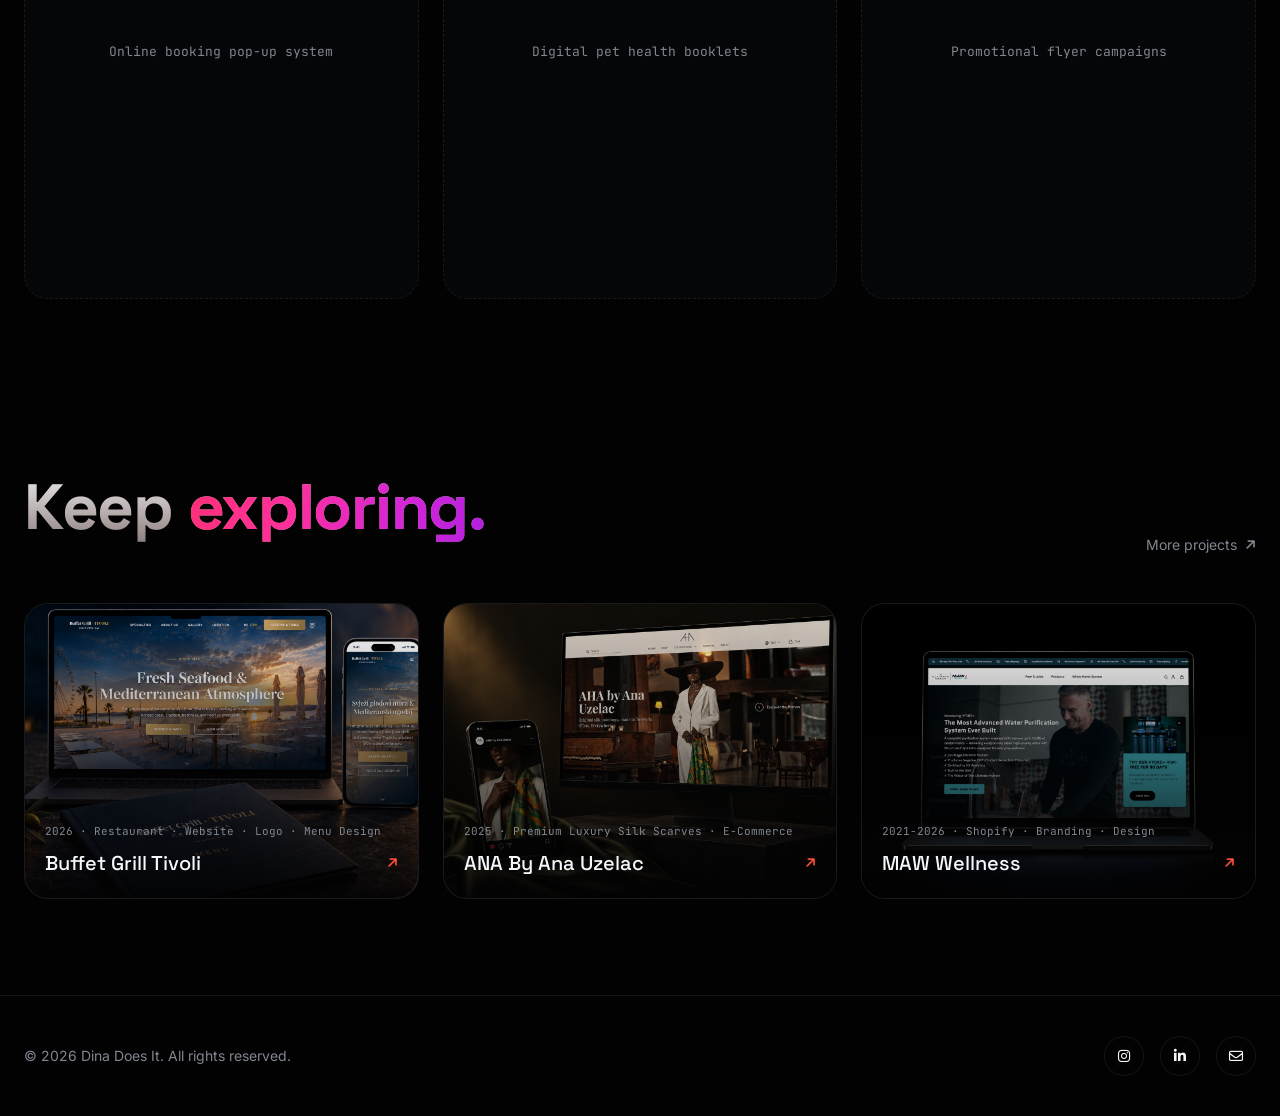
<file: paws-to-tail.html>
<!DOCTYPE html>
<html lang="en">
<head>
<meta charset="UTF-8">
<meta name="viewport" content="width=device-width, initial-scale=1.0">
<title>PawsToTail — Dina Does It</title>
<link rel="preconnect" href="https://fonts.googleapis.com">
<link rel="preconnect" href="https://fonts.gstatic.com" crossorigin>
<link href="https://fonts.googleapis.com/css2?family=Space+Grotesk:wght@300;400;500;700&family=JetBrains+Mono:wght@400;500&family=Inter:wght@400;500&display=swap" rel="stylesheet">
<link rel="stylesheet" href="https://cdnjs.cloudflare.com/ajax/libs/font-awesome/6.5.1/css/all.min.css">
<link rel="stylesheet" href="project.css">
</head>
<body>

  <div class="cursor-glow" id="cursorGlow" aria-hidden="true"></div>

  <!-- ===== HEADER ===== -->
  <header class="site-header">
    <nav class="nav-bar">
      <a href="home.html" class="logo">
        <span class="logo-mark" aria-hidden="true">
          <img src="assets/logo-mark.png" alt="" class="logo-mark-img">
        </span>
      </a>

      <ul class="nav-links">
        <li><a href="home.html#services">Services</a></li>
        <li><a href="index.html">Work</a></li>
        <li><a href="home.html#about">About</a></li>
        <li><a href="home.html#contact">Contact</a></li>
      </ul>

      <a href="home.html#contact" class="btn-cta">Let's talk <i class="fa-solid fa-arrow-right icon-arrow"></i></a>

      <button class="nav-toggle" id="navToggle" aria-label="Open menu" aria-expanded="false">
        <i class="fa-solid fa-bars"></i>
      </button>
    </nav>
  </header>

  <div class="mobile-menu" id="mobileMenu">
    <div class="mobile-menu-header">
      <a href="home.html" class="logo">
        <span class="logo-mark" aria-hidden="true">
          <img src="assets/logo-mark.png" alt="" class="logo-mark-img">
        </span>
      </a>
      <button class="mobile-menu-close" id="mobileMenuClose" aria-label="Close menu">
        <i class="fa-solid fa-xmark"></i>
      </button>
    </div>

    <nav class="mobile-menu-links">
      <a href="home.html#services"><span class="mm-num">01</span>Services</a>
      <a href="index.html"><span class="mm-num">02</span>Work</a>
      <a href="home.html#about"><span class="mm-num">03</span>About</a>
      <a href="home.html#contact"><span class="mm-num">04</span>Contact</a>
    </nav>

    <div class="mobile-menu-footer">
      <p class="mm-label">Working Globally</p>
      <p class="mm-email">info@dinadoesit.com</p>
      <a href="home.html#contact" class="btn-cta mm-cta">Let's talk <i class="fa-solid fa-arrow-right icon-arrow"></i></a>
    </div>
  </div>

  <main>

    <!-- ===== CASE HEADER ===== -->
    <section class="case-hero">
      <a href="index.html" class="case-back"><i class="fa-solid fa-arrow-left"></i> Back to work</a>

      <p class="eyebrow">// Archive &middot; Online Veterinary &middot; Website &middot; Pop-Up &middot; Print Design</p>

      <h1 class="case-title">PawsToTail</h1>

      <p class="case-desc">PawsToTail is a US-based online veterinary service making pet healthcare accessible from anywhere.</p>

      <div class="case-meta-row">
        <div class="meta-card">
          <p class="meta-label"><i class="fa-regular fa-user"></i> Client</p>
          <p class="meta-value">PawsToTail</p>
        </div>
        <div class="meta-card">
          <p class="meta-label"><i class="fa-regular fa-calendar"></i> Collaboration Since</p>
          <p class="meta-value">2023</p>
        </div>
        <div class="meta-card">
          <p class="meta-label"><i class="fa-regular fa-clock"></i> Duration</p>
          <p class="meta-value">2 years</p>
        </div>
      </div>

      <div class="case-tags">
        <span class="tag-pill">Website Design</span>
        <span class="tag-pill">Website UI/UX &amp; Development</span>
        <span class="tag-pill">Digital Booklets</span>
        <span class="tag-pill">Flyer Design</span>
        <span class="tag-pill">API Connections</span>
      </div>
    </section>

    <!-- ===== SHOWCASE IMAGE ===== -->
    <section class="showcase-wrap">
      <div class="showcase">
        <img src="assets/paws-to-tail.png" alt="PawsToTail mobile website, digital booklets and printed flyers mockup" loading="lazy">
      </div>
    </section>

    <!-- ===== STORY ===== -->
    <section class="case-story">
      <div class="story-row">
        <p class="story-label">// The Challenge</p>
        <p class="story-text">Paws2Tail needed a digital presence that makes online veterinary consultations feel trustworthy and easy. The challenge was designing a seamless booking experience, alongside educational booklets and flyers that pet owners would actually engage with - all while maintaining a friendly, professional brand voice.</p>
      </div>

      <div class="story-row">
        <p class="story-label">// The Process</p>
        <p class="story-text">We built a clean, pet-friendly website with an integrated pop-up booking system for scheduling online consultations. Alongside the web experience, we designed a series of digital booklets covering pet health topics and eye-catching flyers for promotional outreach - all tied together with a cohesive, approachable visual language.</p>
      </div>

      <div class="story-row">
        <p class="story-label">// The Outcome</p>
        <p class="story-text">Paws2Tail launched with a polished digital ecosystem that converted curious pet owners into booked consultations. The pop-up booking flow reduced scheduling friction, the booklets drove organic engagement on social media, and the flyer campaigns successfully expanded their reach into new communities.</p>
      </div>
    </section>

    <!-- ===== STATS ===== -->
    <section class="case-stats">
      <div class="stat-card">
        <p class="stat-num-lg">500+</p>
        <p class="stat-label-lg">Consultations Booked</p>
      </div>
      <div class="stat-card">
        <p class="stat-num-lg">100%</p>
        <p class="stat-label-lg">Client Satisfaction</p>
      </div>
      <div class="stat-card">
        <p class="stat-num-lg">15k+</p>
        <p class="stat-label-lg">Website Visitors (First Quarter)</p>
      </div>
    </section>

    <!-- ===== MOCKUPS ===== -->
    <section class="case-mockups">
      <div class="mockup-box">
        <span>Online booking pop-up system</span>
      </div>
      <div class="mockup-box">
        <span>Digital pet health booklets</span>
      </div>
      <div class="mockup-box">
        <span>Promotional flyer campaigns</span>
      </div>
    </section>

    <!-- ===== KEEP EXPLORING ===== -->
    <section class="explore">
      <div class="explore-head">
        <h2 class="explore-title">Keep <span class="grad-pink">exploring.</span></h2>
        <a href="index.html" class="explore-all">More projects <i class="fa-solid fa-arrow-right icon-arrow"></i></a>
      </div>

      <div class="explore-grid">
        <a href="buffet-grill-tivoli.html" class="explore-card">
          <img src="assets/tivoli.png" alt="Buffet Grill Tivoli" loading="lazy">
          <div class="explore-overlay">
            <p class="explore-meta">2026 &middot; Restaurant &middot; Website &middot; Logo &middot; Menu Design</p>
            <div class="explore-bottom">
              <h3>Buffet Grill Tivoli</h3>
              <i class="fa-solid fa-arrow-right icon-arrow"></i>
            </div>
          </div>
        </a>

        <a href="ana-uzelac.html" class="explore-card">
          <img src="assets/aha.png" alt="ANA By Ana Uzelac" loading="lazy">
          <div class="explore-overlay">
            <p class="explore-meta">2025 &middot; Premium Luxury Silk Scarves &middot; E-Commerce</p>
            <div class="explore-bottom">
              <h3>ANA By Ana Uzelac</h3>
              <i class="fa-solid fa-arrow-right icon-arrow"></i>
            </div>
          </div>
        </a>

        <a href="maw.html" class="explore-card">
          <img src="assets/maw.png" alt="MAW Wellness" loading="lazy">
          <div class="explore-overlay">
            <p class="explore-meta">2021-2026 &middot; Shopify &middot; Branding &middot; Design</p>
            <div class="explore-bottom">
              <h3>MAW Wellness</h3>
              <i class="fa-solid fa-arrow-right icon-arrow"></i>
            </div>
          </div>
        </a>
      </div>
    </section>

  </main>

  <!-- ===== FOOTER ===== -->
  <footer class="site-footer">
    <p>© 2026 Dina Does It. All rights reserved.</p>
    <div class="social-links">
      <a href="#" aria-label="Instagram"><i class="fa-brands fa-instagram"></i></a>
      <a href="#" aria-label="LinkedIn"><i class="fa-brands fa-linkedin-in"></i></a>
      <a href="#" aria-label="Email"><i class="fa-regular fa-envelope"></i></a>
    </div>
  </footer>

  <script src="project.js"></script>
</body>
</html>
</file>
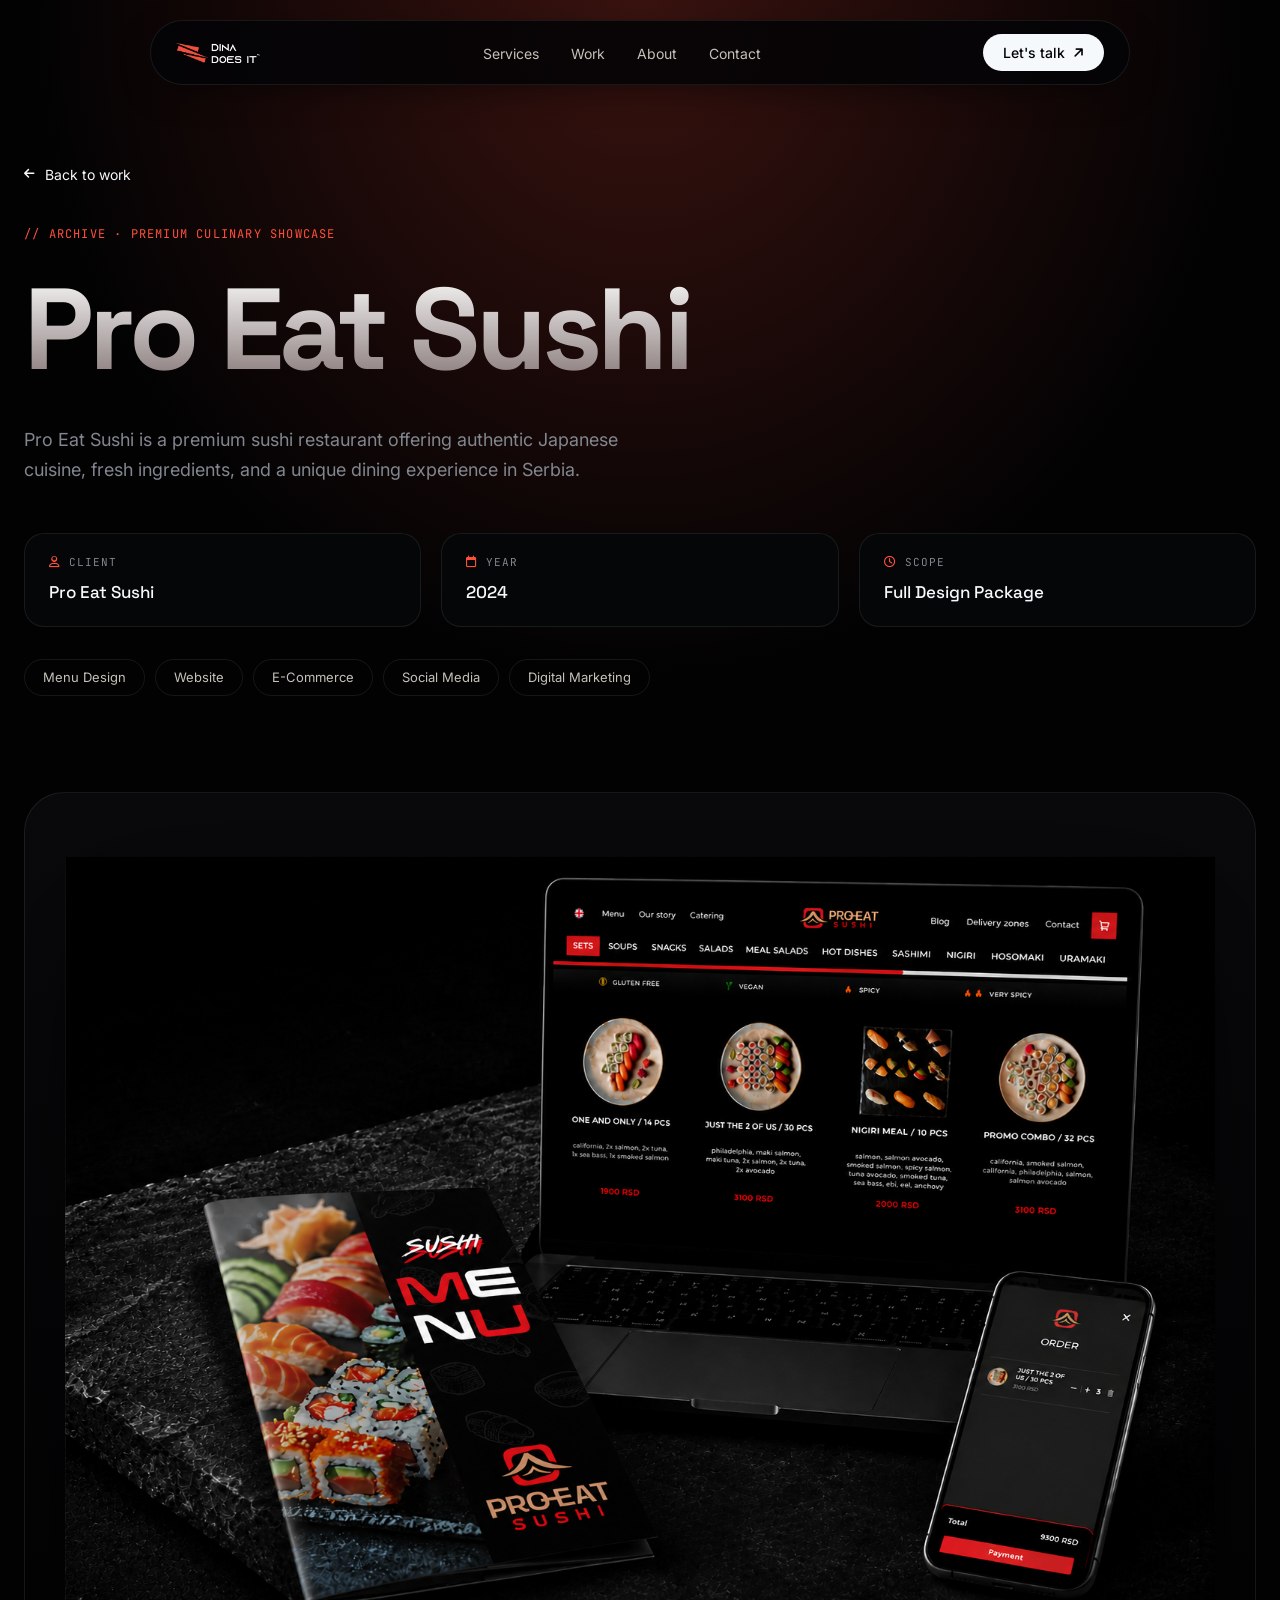
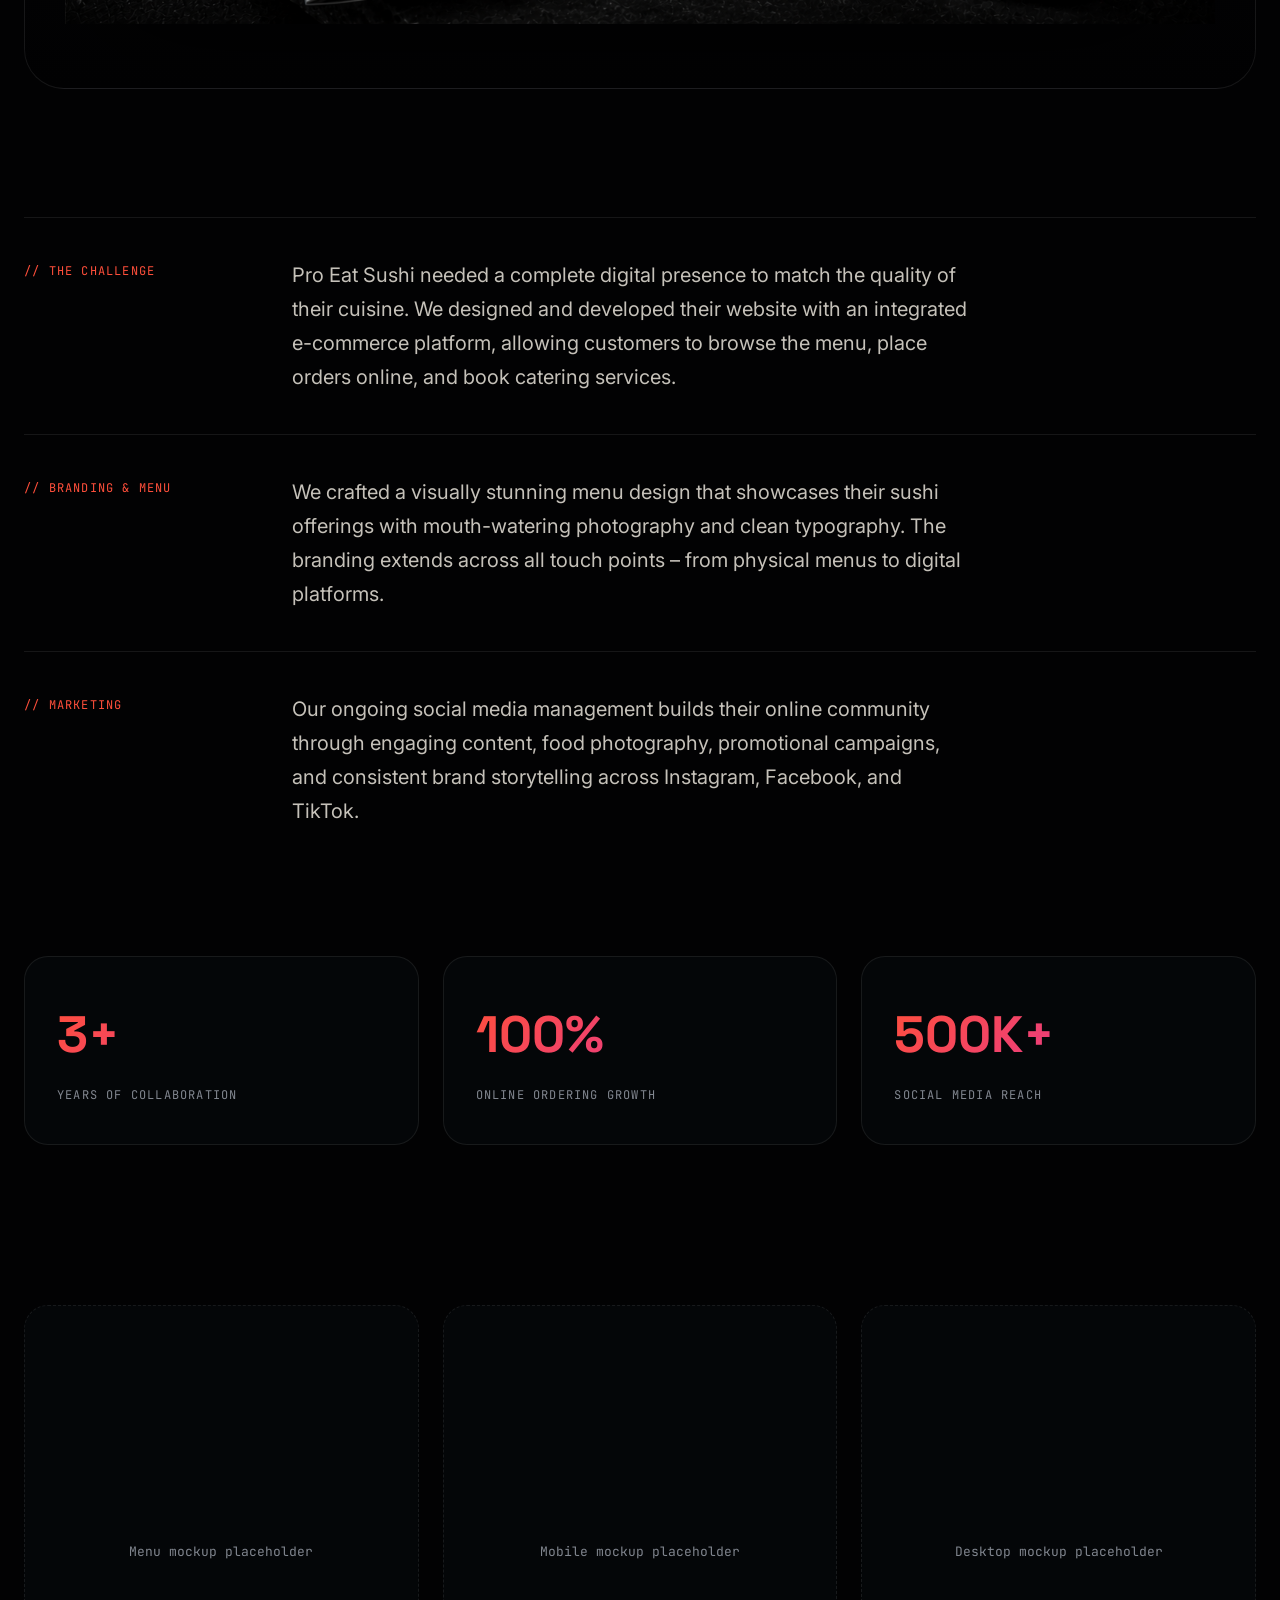
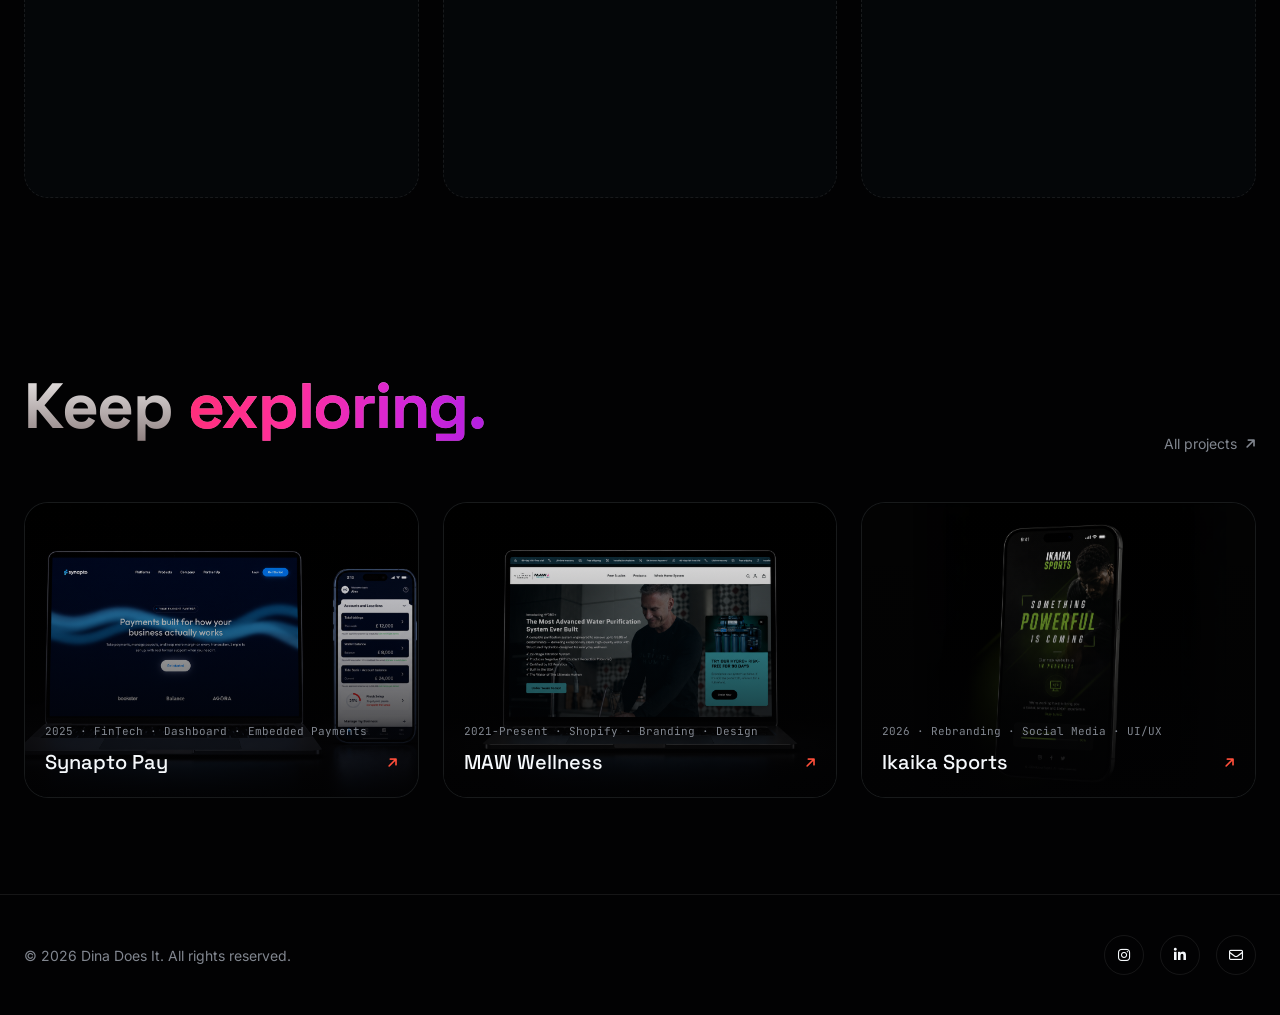
<file: pro-eat-sushi.html>
<!DOCTYPE html>
<html lang="en">
<head>
<meta charset="UTF-8">
<meta name="viewport" content="width=device-width, initial-scale=1.0">
<title>Pro Eat Sushi — Dina Does It</title>
<link rel="preconnect" href="https://fonts.googleapis.com">
<link rel="preconnect" href="https://fonts.gstatic.com" crossorigin>
<link href="https://fonts.googleapis.com/css2?family=Space+Grotesk:wght@300;400;500;700&family=JetBrains+Mono:wght@400;500&family=Inter:wght@400;500&display=swap" rel="stylesheet">
<link rel="stylesheet" href="https://cdnjs.cloudflare.com/ajax/libs/font-awesome/6.5.1/css/all.min.css">
<link rel="stylesheet" href="project.css">
</head>
<body>

  <div class="cursor-glow" id="cursorGlow" aria-hidden="true"></div>

  <!-- ===== HEADER ===== -->
  <header class="site-header">
    <nav class="nav-bar">
      <a href="home.html" class="logo">
        <span class="logo-mark" aria-hidden="true">
          <img src="assets/logo-mark.png" alt="" class="logo-mark-img">
        </span>
      </a>

      <ul class="nav-links">
        <li><a href="home.html#services">Services</a></li>
        <li><a href="index.html">Work</a></li>
        <li><a href="home.html#about">About</a></li>
        <li><a href="home.html#contact">Contact</a></li>
      </ul>

      <a href="home.html#contact" class="btn-cta">Let's talk <i class="fa-solid fa-arrow-right icon-arrow"></i></a>

      <button class="nav-toggle" id="navToggle" aria-label="Open menu" aria-expanded="false">
        <i class="fa-solid fa-bars"></i>
      </button>
    </nav>
  </header>

  <div class="mobile-menu" id="mobileMenu">
    <div class="mobile-menu-header">
      <a href="home.html" class="logo">
        <span class="logo-mark" aria-hidden="true">
          <img src="assets/logo-mark.png" alt="" class="logo-mark-img">
        </span>
      </a>
      <button class="mobile-menu-close" id="mobileMenuClose" aria-label="Close menu">
        <i class="fa-solid fa-xmark"></i>
      </button>
    </div>

    <nav class="mobile-menu-links">
      <a href="home.html#services"><span class="mm-num">01</span>Services</a>
      <a href="index.html"><span class="mm-num">02</span>Work</a>
      <a href="home.html#about"><span class="mm-num">03</span>About</a>
      <a href="home.html#contact"><span class="mm-num">04</span>Contact</a>
    </nav>

    <div class="mobile-menu-footer">
      <p class="mm-label">Working Globally</p>
      <p class="mm-email">info@dinadoesit.com</p>
      <a href="home.html#contact" class="btn-cta mm-cta">Let's talk <i class="fa-solid fa-arrow-right icon-arrow"></i></a>
    </div>
  </div>

  <main>

    <!-- ===== CASE HEADER ===== -->
    <section class="case-hero">
      <a href="index.html" class="case-back"><i class="fa-solid fa-arrow-left"></i> Back to work</a>

      <p class="eyebrow">// Archive &middot; Premium Culinary Showcase</p>

      <h1 class="case-title">Pro Eat Sushi</h1>

      <p class="case-desc">Pro Eat Sushi is a premium sushi restaurant offering authentic Japanese cuisine, fresh ingredients, and a unique dining experience in Serbia.</p>

      <div class="case-meta-row">
        <div class="meta-card">
          <p class="meta-label"><i class="fa-regular fa-user"></i> Client</p>
          <p class="meta-value">Pro Eat Sushi</p>
        </div>
        <div class="meta-card">
          <p class="meta-label"><i class="fa-regular fa-calendar"></i> Year</p>
          <p class="meta-value">2024</p>
        </div>
        <div class="meta-card">
          <p class="meta-label"><i class="fa-regular fa-clock"></i> Scope</p>
          <p class="meta-value">Full Design Package</p>
        </div>
      </div>

      <div class="case-tags">
        <span class="tag-pill">Menu Design</span>
        <span class="tag-pill">Website</span>
        <span class="tag-pill">E-Commerce</span>
        <span class="tag-pill">Social Media</span>
        <span class="tag-pill">Digital Marketing</span>
      </div>
    </section>

    <!-- ===== SHOWCASE IMAGE ===== -->
    <section class="showcase-wrap">
      <div class="showcase">
        <img src="assets/pro-eat-sushi.png" alt="Pro Eat Sushi menu, website and mobile ordering app" loading="lazy">
      </div>
    </section>

    <!-- ===== STORY ===== -->
    <section class="case-story">
      <div class="story-row">
        <p class="story-label">// The Challenge</p>
        <p class="story-text">Pro Eat Sushi needed a complete digital presence to match the quality of their cuisine. We designed and developed their website with an integrated e-commerce platform, allowing customers to browse the menu, place orders online, and book catering services.</p>
      </div>

      <div class="story-row">
        <p class="story-label">// Branding &amp; Menu</p>
        <p class="story-text">We crafted a visually stunning menu design that showcases their sushi offerings with mouth-watering photography and clean typography. The branding extends across all touch points – from physical menus to digital platforms.</p>
      </div>

      <div class="story-row">
        <p class="story-label">// Marketing</p>
        <p class="story-text">Our ongoing social media management builds their online community through engaging content, food photography, promotional campaigns, and consistent brand storytelling across Instagram, Facebook, and TikTok.</p>
      </div>
    </section>

    <!-- ===== STATS ===== -->
    <section class="case-stats">
      <div class="stat-card">
        <p class="stat-num-lg">3+</p>
        <p class="stat-label-lg">Years of Collaboration</p>
      </div>
      <div class="stat-card">
        <p class="stat-num-lg">100%</p>
        <p class="stat-label-lg">Online Ordering Growth</p>
      </div>
      <div class="stat-card">
        <p class="stat-num-lg">500K+</p>
        <p class="stat-label-lg">Social Media Reach</p>
      </div>
    </section>

    <!-- ===== MOCKUPS ===== -->
    <section class="case-mockups">
      <div class="mockup-box">
        <span>Menu mockup placeholder</span>
      </div>
      <div class="mockup-box">
        <span>Mobile mockup placeholder</span>
      </div>
      <div class="mockup-box">
        <span>Desktop mockup placeholder</span>
      </div>
    </section>

    <!-- ===== KEEP EXPLORING ===== -->
    <section class="explore">
      <div class="explore-head">
        <h2 class="explore-title">Keep <span class="grad-pink">exploring.</span></h2>
        <a href="index.html" class="explore-all">All projects <i class="fa-solid fa-arrow-right icon-arrow"></i></a>
      </div>

      <div class="explore-grid">
        <a href="synapto.html" class="explore-card">
          <img src="assets/synapto.png" alt="Synapto Pay" loading="lazy">
          <div class="explore-overlay">
            <p class="explore-meta">2025 &middot; FinTech &middot; Dashboard &middot; Embedded Payments</p>
            <div class="explore-bottom">
              <h3>Synapto Pay</h3>
              <i class="fa-solid fa-arrow-right icon-arrow"></i>
            </div>
          </div>
        </a>

        <a href="maw.html" class="explore-card">
          <img src="assets/maw.png" alt="MAW Wellness" loading="lazy">
          <div class="explore-overlay">
            <p class="explore-meta">2021-Present &middot; Shopify &middot; Branding &middot; Design</p>
            <div class="explore-bottom">
              <h3>MAW Wellness</h3>
              <i class="fa-solid fa-arrow-right icon-arrow"></i>
            </div>
          </div>
        </a>

        <a href="ikaika.html" class="explore-card">
          <img src="assets/ikaika.png" alt="Ikaika Sports" loading="lazy">
          <div class="explore-overlay">
            <p class="explore-meta">2026 &middot; Rebranding &middot; Social Media &middot; UI/UX</p>
            <div class="explore-bottom">
              <h3>Ikaika Sports</h3>
              <i class="fa-solid fa-arrow-right icon-arrow"></i>
            </div>
          </div>
        </a>
      </div>
    </section>

  </main>

  <!-- ===== FOOTER ===== -->
  <footer class="site-footer">
    <p>© 2026 Dina Does It. All rights reserved.</p>
    <div class="social-links">
      <a href="#" aria-label="Instagram"><i class="fa-brands fa-instagram"></i></a>
      <a href="#" aria-label="LinkedIn"><i class="fa-brands fa-linkedin-in"></i></a>
      <a href="#" aria-label="Email"><i class="fa-regular fa-envelope"></i></a>
    </div>
  </footer>

  <script src="project.js"></script>
</body>
</html>
</file>
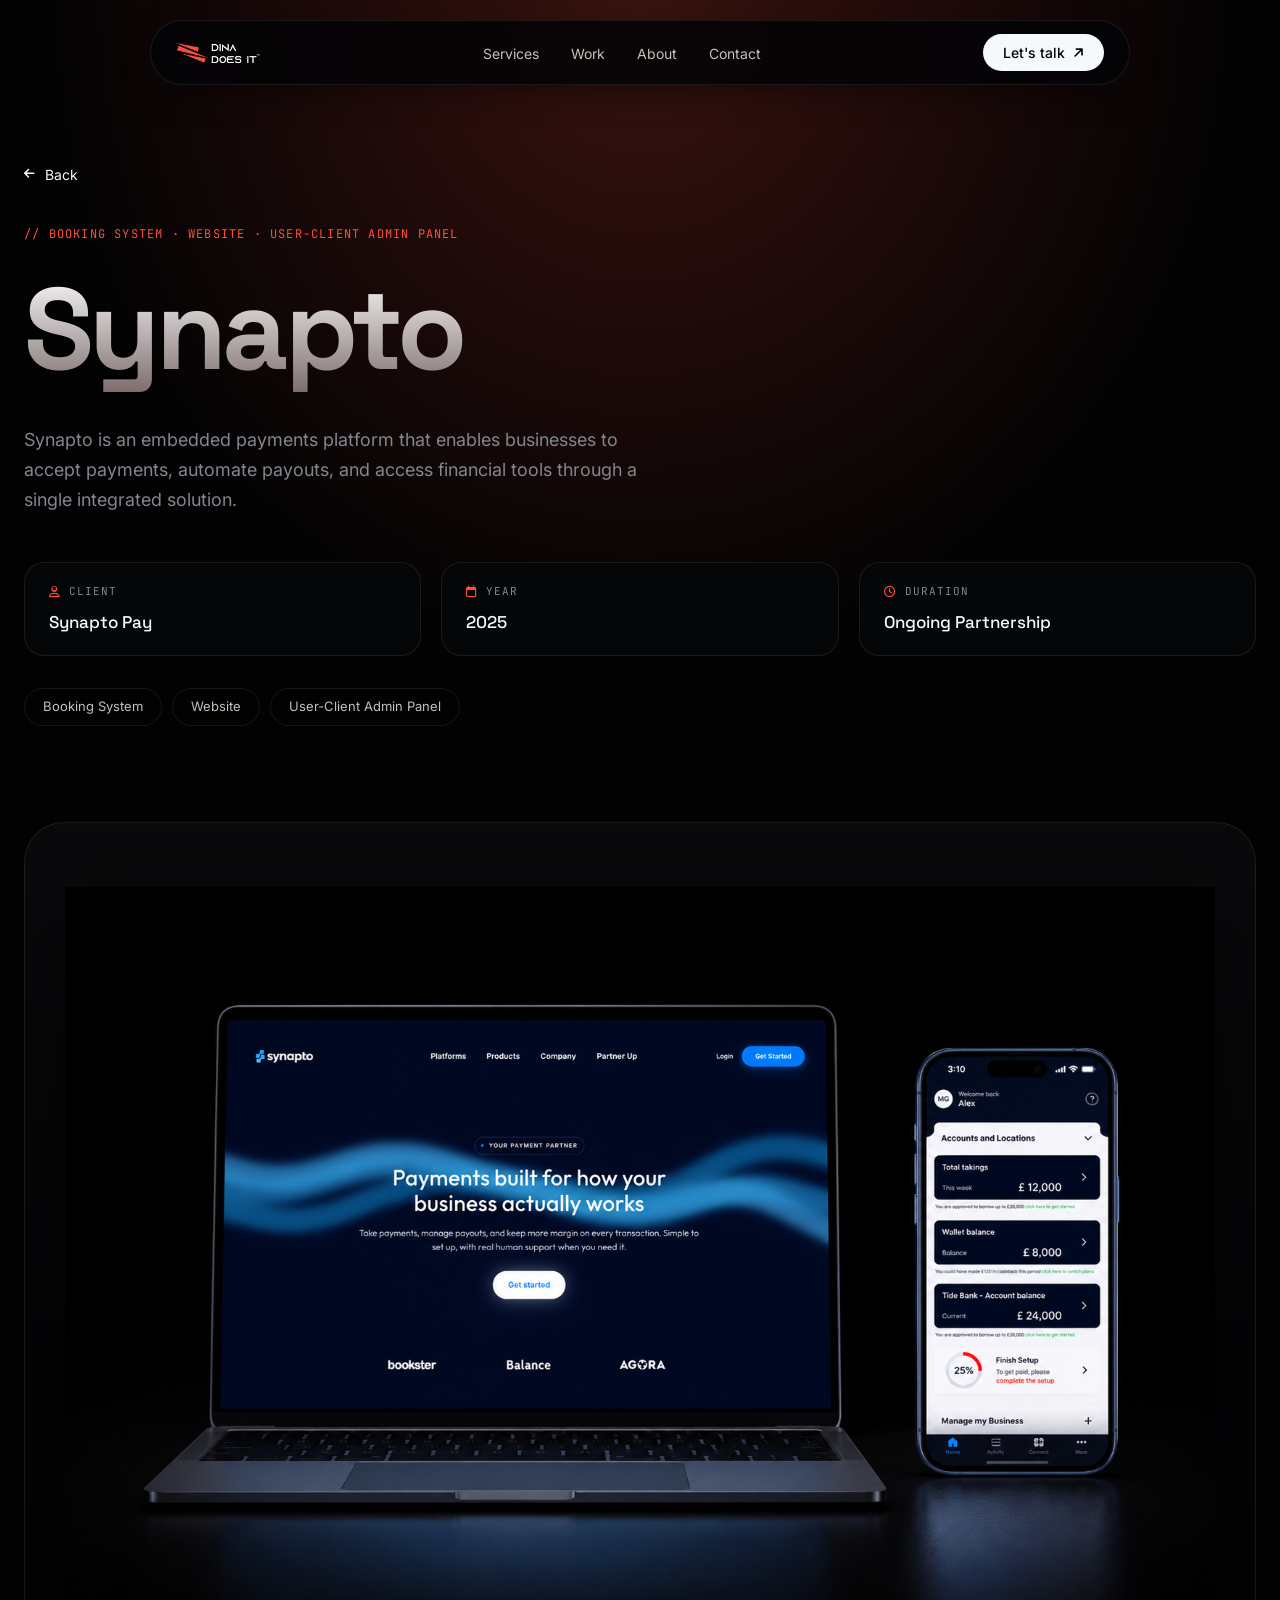
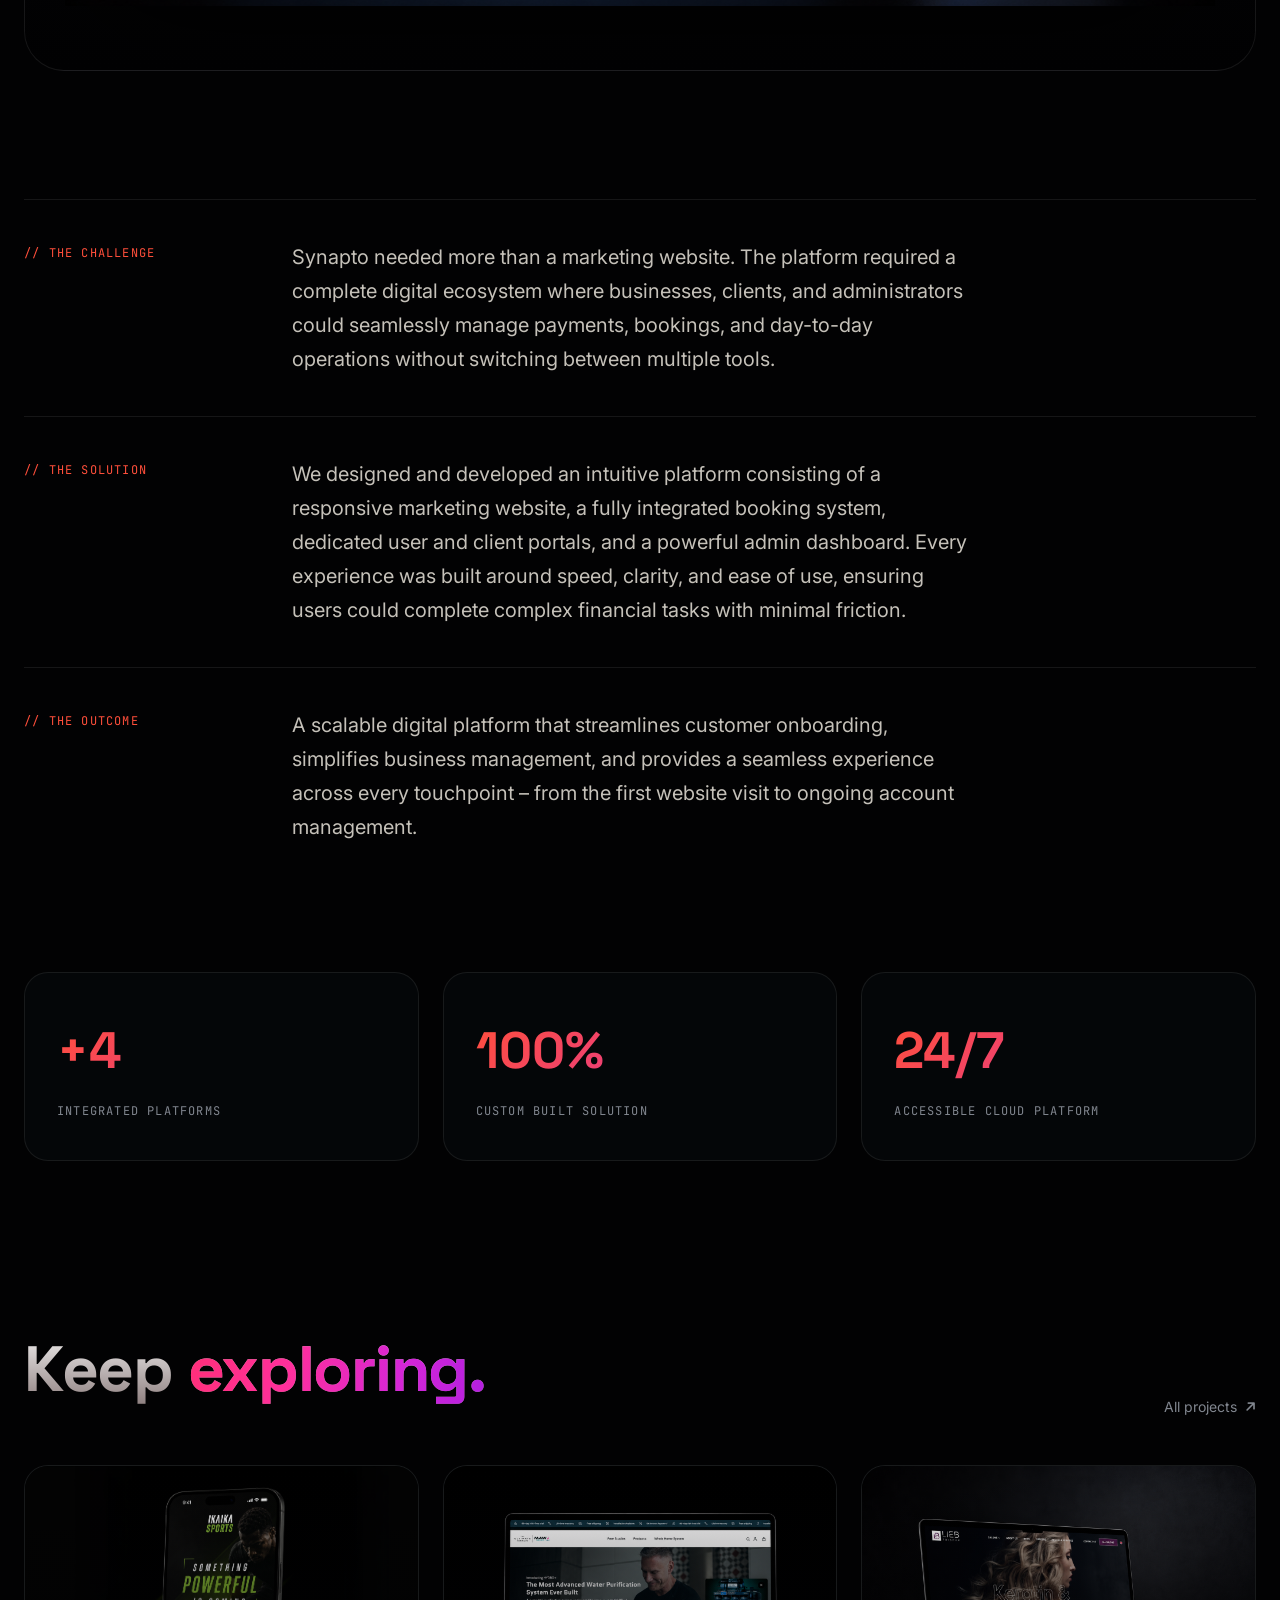
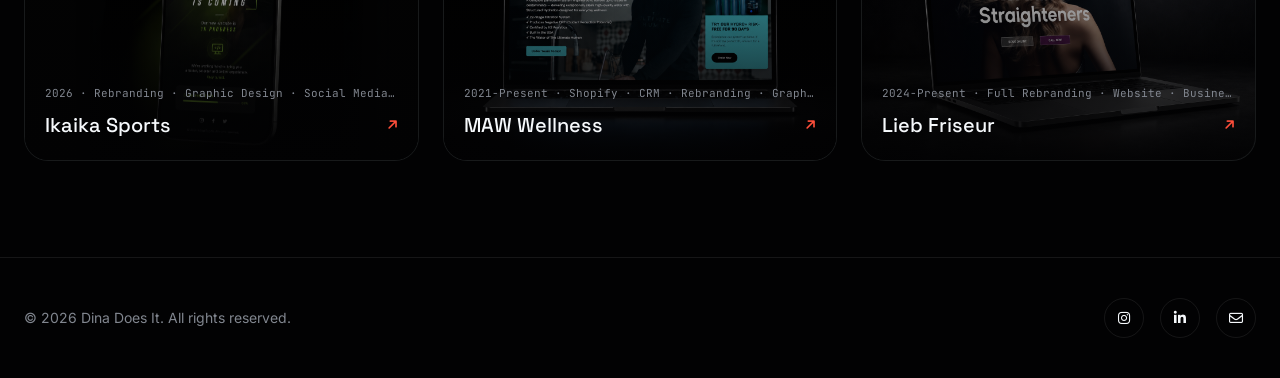
<file: project.html>
<!DOCTYPE html>
<html lang="en">
<head>
<meta charset="UTF-8">
<meta name="viewport" content="width=device-width, initial-scale=1.0">
<title>Synapto — Dina Does It</title>
<link rel="preconnect" href="https://fonts.googleapis.com">
<link rel="preconnect" href="https://fonts.gstatic.com" crossorigin>
<link href="https://fonts.googleapis.com/css2?family=Space+Grotesk:wght@300;400;500;700&family=JetBrains+Mono:wght@400;500&family=Inter:wght@400;500&display=swap" rel="stylesheet">
<link rel="stylesheet" href="https://cdnjs.cloudflare.com/ajax/libs/font-awesome/6.5.1/css/all.min.css">
<link rel="stylesheet" href="project.css">
</head>
<body>

  <div class="cursor-glow" id="cursorGlow" aria-hidden="true"></div>

  <!-- ===== HEADER ===== -->
  <header class="site-header">
    <nav class="nav-bar">
      <a href="home.html" class="logo">
        <span class="logo-mark" aria-hidden="true">
          <img src="assets/logo-mark.png" alt="" class="logo-mark-img">
        </span>
      </a>

      <ul class="nav-links">
        <li><a href="home.html#services">Services</a></li>
        <li><a href="index.html">Work</a></li>
        <li><a href="home.html#about">About</a></li>
        <li><a href="home.html#contact">Contact</a></li>
      </ul>

      <a href="home.html#contact" class="btn-cta">Let's talk <i class="fa-solid fa-arrow-right icon-arrow"></i></a>

      <button class="nav-toggle" id="navToggle" aria-label="Open menu" aria-expanded="false">
        <i class="fa-solid fa-bars"></i>
      </button>
    </nav>
  </header>

  <div class="mobile-menu" id="mobileMenu">
    <div class="mobile-menu-header">
      <a href="home.html" class="logo">
        <span class="logo-mark" aria-hidden="true">
          <img src="assets/logo-mark.png" alt="" class="logo-mark-img">
        </span>
      </a>
      <button class="mobile-menu-close" id="mobileMenuClose" aria-label="Close menu">
        <i class="fa-solid fa-xmark"></i>
      </button>
    </div>

    <nav class="mobile-menu-links">
      <a href="home.html#services"><span class="mm-num">01</span>Services</a>
      <a href="index.html"><span class="mm-num">02</span>Work</a>
      <a href="home.html#about"><span class="mm-num">03</span>About</a>
      <a href="home.html#contact"><span class="mm-num">04</span>Contact</a>
    </nav>

    <div class="mobile-menu-footer">
      <p class="mm-label">Working Globally</p>
      <p class="mm-email">info@dinadoesit.com</p>
      <a href="home.html#contact" class="btn-cta mm-cta">Let's talk <i class="fa-solid fa-arrow-right icon-arrow"></i></a>
    </div>
  </div>

  <main>

    <!-- ===== CASE HEADER ===== -->
    <section class="case-hero">
      <a href="index.html" class="case-back"><i class="fa-solid fa-arrow-left"></i> Back</a>

      <p class="eyebrow">// Booking System &middot; Website &middot; User-Client Admin Panel</p>

      <h1 class="case-title">Synapto</h1>

      <p class="case-desc">Synapto is an embedded payments<br class="mobile-break"> platform that enables businesses to<br class="mobile-break"> accept payments, automate payouts, and<br class="mobile-break"> access financial tools through a<br class="mobile-break"> single integrated solution.</p>

      <div class="case-meta-row">
        <div class="meta-card">
          <p class="meta-label"><i class="fa-regular fa-user"></i> Client</p>
          <p class="meta-value">Synapto Pay</p>
        </div>
        <div class="meta-card">
          <p class="meta-label"><i class="fa-regular fa-calendar"></i> Year</p>
          <p class="meta-value">2025</p>
        </div>
        <div class="meta-card">
          <p class="meta-label"><i class="fa-regular fa-clock"></i> Duration</p>
          <p class="meta-value">Ongoing Partnership</p>
        </div>
      </div>

      <div class="case-tags">
        <span class="tag-pill">Booking System</span>
        <span class="tag-pill">Website</span>
        <span class="tag-pill">User-Client Admin Panel</span>
      </div>
    </section>

    <!-- ===== SHOWCASE IMAGE ===== -->
    <section class="showcase-wrap">
      <div class="showcase">
        <img src="assets/synapto.png" alt="Synapto payments platform on laptop and phone" loading="lazy">
      </div>
    </section>

    <!-- ===== STORY ===== -->
    <section class="case-story">
      <div class="story-row">
        <p class="story-label">// The Challenge</p>
        <p class="story-text">Synapto needed more than a marketing website. The platform required a complete digital ecosystem where businesses, clients, and administrators could seamlessly manage payments, bookings, and day-to-day operations without switching between multiple tools.</p>
      </div>

      <div class="story-row">
        <p class="story-label">// The Solution</p>
        <p class="story-text">We designed and developed an intuitive platform consisting of a responsive marketing website, a fully integrated booking system, dedicated user and client portals, and a powerful admin dashboard. Every experience was built around speed, clarity, and ease of use, ensuring users could complete complex financial tasks with minimal friction.</p>
      </div>

      <div class="story-row">
        <p class="story-label">// The Outcome</p>
        <p class="story-text">A scalable digital platform that streamlines customer onboarding, simplifies business management, and provides a seamless experience across every touchpoint – from the first website visit to ongoing account management.</p>
      </div>
    </section>

    <!-- ===== STATS ===== -->
    <section class="case-stats">
      <div class="stat-card">
        <p class="stat-num-lg">+4</p>
        <p class="stat-label-lg">Integrated Platforms</p>
      </div>
      <div class="stat-card">
        <p class="stat-num-lg">100%</p>
        <p class="stat-label-lg">Custom Built Solution</p>
      </div>
      <div class="stat-card">
        <p class="stat-num-lg">24/7</p>
        <p class="stat-label-lg">Accessible Cloud Platform</p>
      </div>
    </section>

    <!-- ===== KEEP EXPLORING ===== -->
    <section class="explore">
      <div class="explore-head">
        <h2 class="explore-title">Keep <span class="grad-pink">exploring.</span></h2>
        <a href="index.html" class="explore-all">All projects <i class="fa-solid fa-arrow-right icon-arrow"></i></a>
      </div>

      <div class="explore-grid">
        <a href="ikaika.html" class="explore-card">
          <img src="assets/ikaika.png" alt="Ikaika Sports" loading="lazy">
          <div class="explore-overlay">
            <p class="explore-meta">2026 &middot; Rebranding &middot; Graphic Design &middot; Social Media &middot; UI/UX &middot; Website in progress</p>
            <div class="explore-bottom">
              <h3>Ikaika Sports</h3>
              <i class="fa-solid fa-arrow-right icon-arrow"></i>
            </div>
          </div>
        </a>

        <a href="maw.html" class="explore-card">
          <img src="assets/maw.png" alt="MAW Wellness" loading="lazy">
          <div class="explore-overlay">
            <p class="explore-meta">2021-Present &middot; Shopify &middot; CRM &middot; Rebranding &middot; Graphic Design &middot; Social Media</p>
            <div class="explore-bottom">
              <h3>MAW Wellness</h3>
              <i class="fa-solid fa-arrow-right icon-arrow"></i>
            </div>
          </div>
        </a>

        <a href="lieb.html" class="explore-card">
          <img src="assets/lieb.png" alt="Lieb Friseur" loading="lazy">
          <div class="explore-overlay">
            <p class="explore-meta">2024-Present &middot; Full Rebranding &middot; Website &middot; Business Cards &middot; Booking Software</p>
            <div class="explore-bottom">
              <h3>Lieb Friseur</h3>
              <i class="fa-solid fa-arrow-right icon-arrow"></i>
            </div>
          </div>
        </a>
      </div>
    </section>

  </main>

  <!-- ===== FOOTER ===== -->
  <footer class="site-footer">
    <p>© 2026 Dina Does It. All rights reserved.</p>
    <div class="social-links">
      <a href="#" aria-label="Instagram"><i class="fa-brands fa-instagram"></i></a>
      <a href="#" aria-label="LinkedIn"><i class="fa-brands fa-linkedin-in"></i></a>
      <a href="#" aria-label="Email"><i class="fa-regular fa-envelope"></i></a>
    </div>
  </footer>

  <script src="project.js"></script>
</body>
</html>
</file>
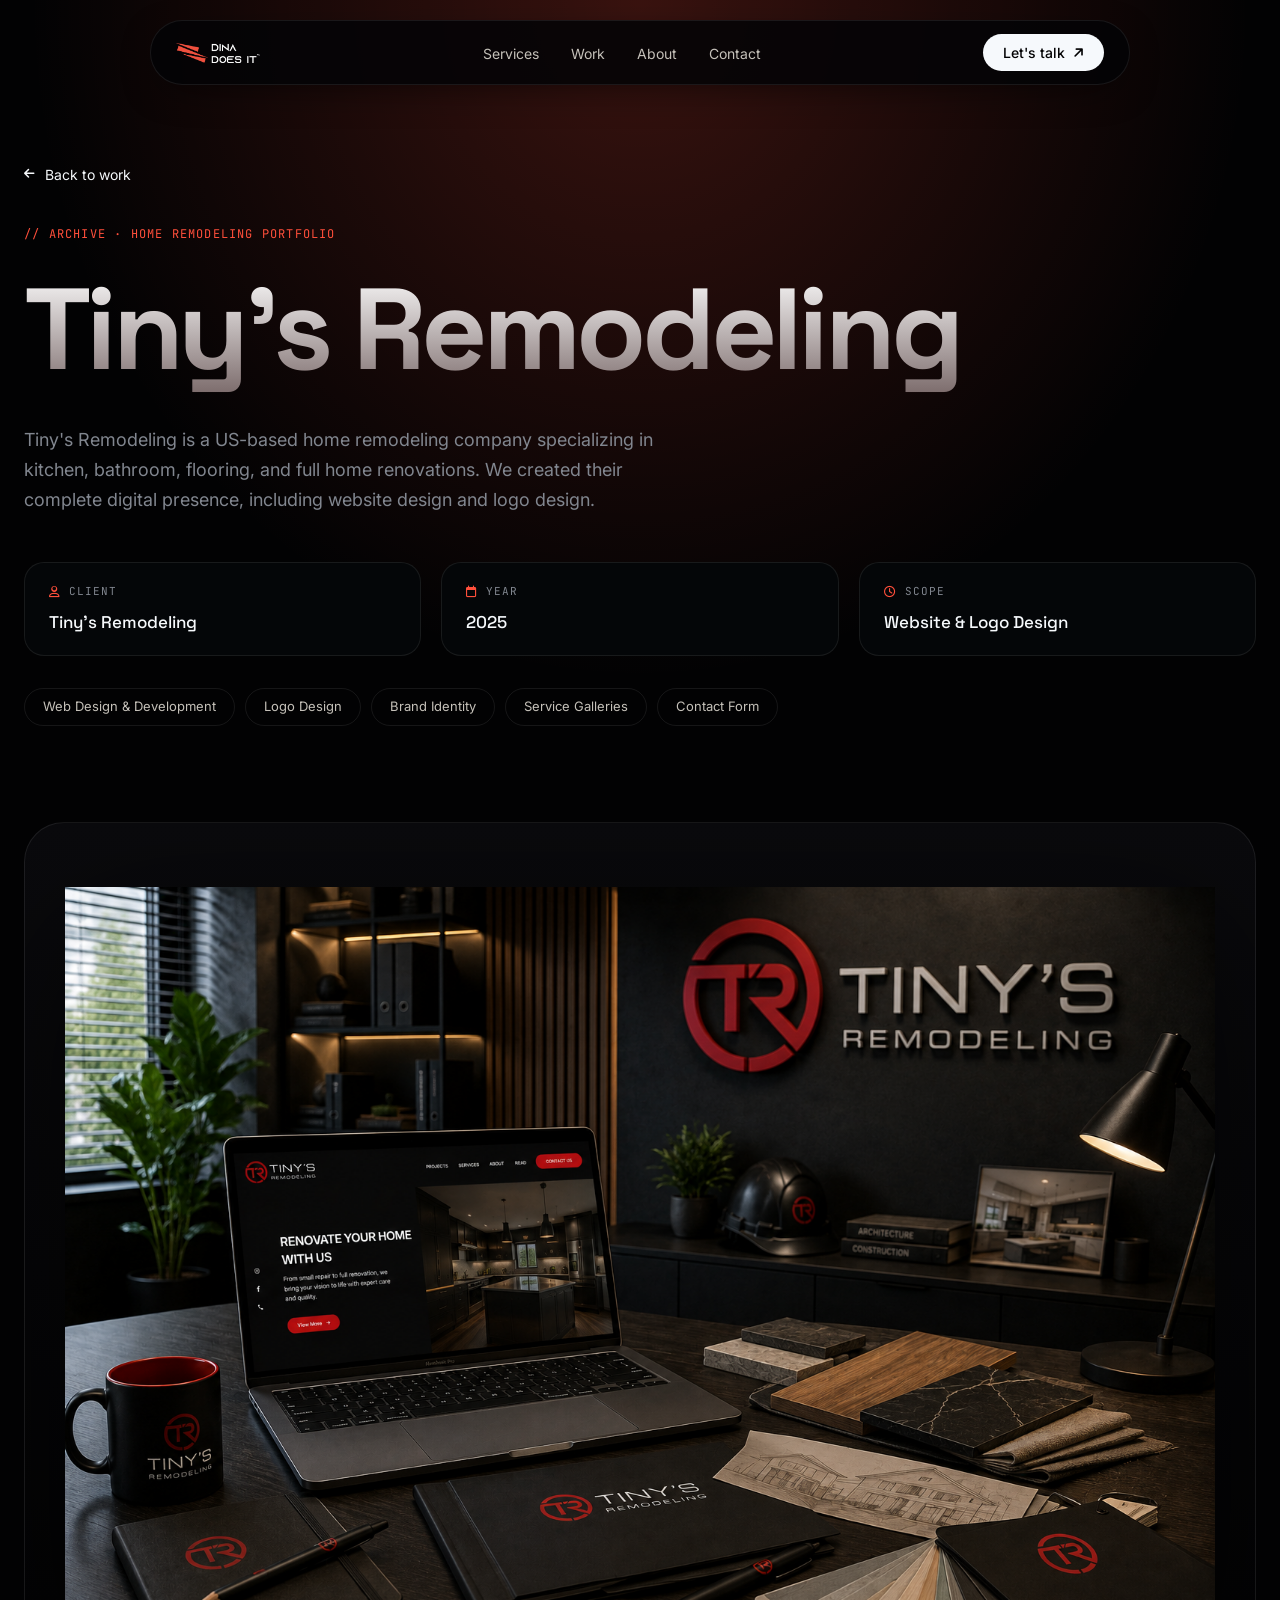
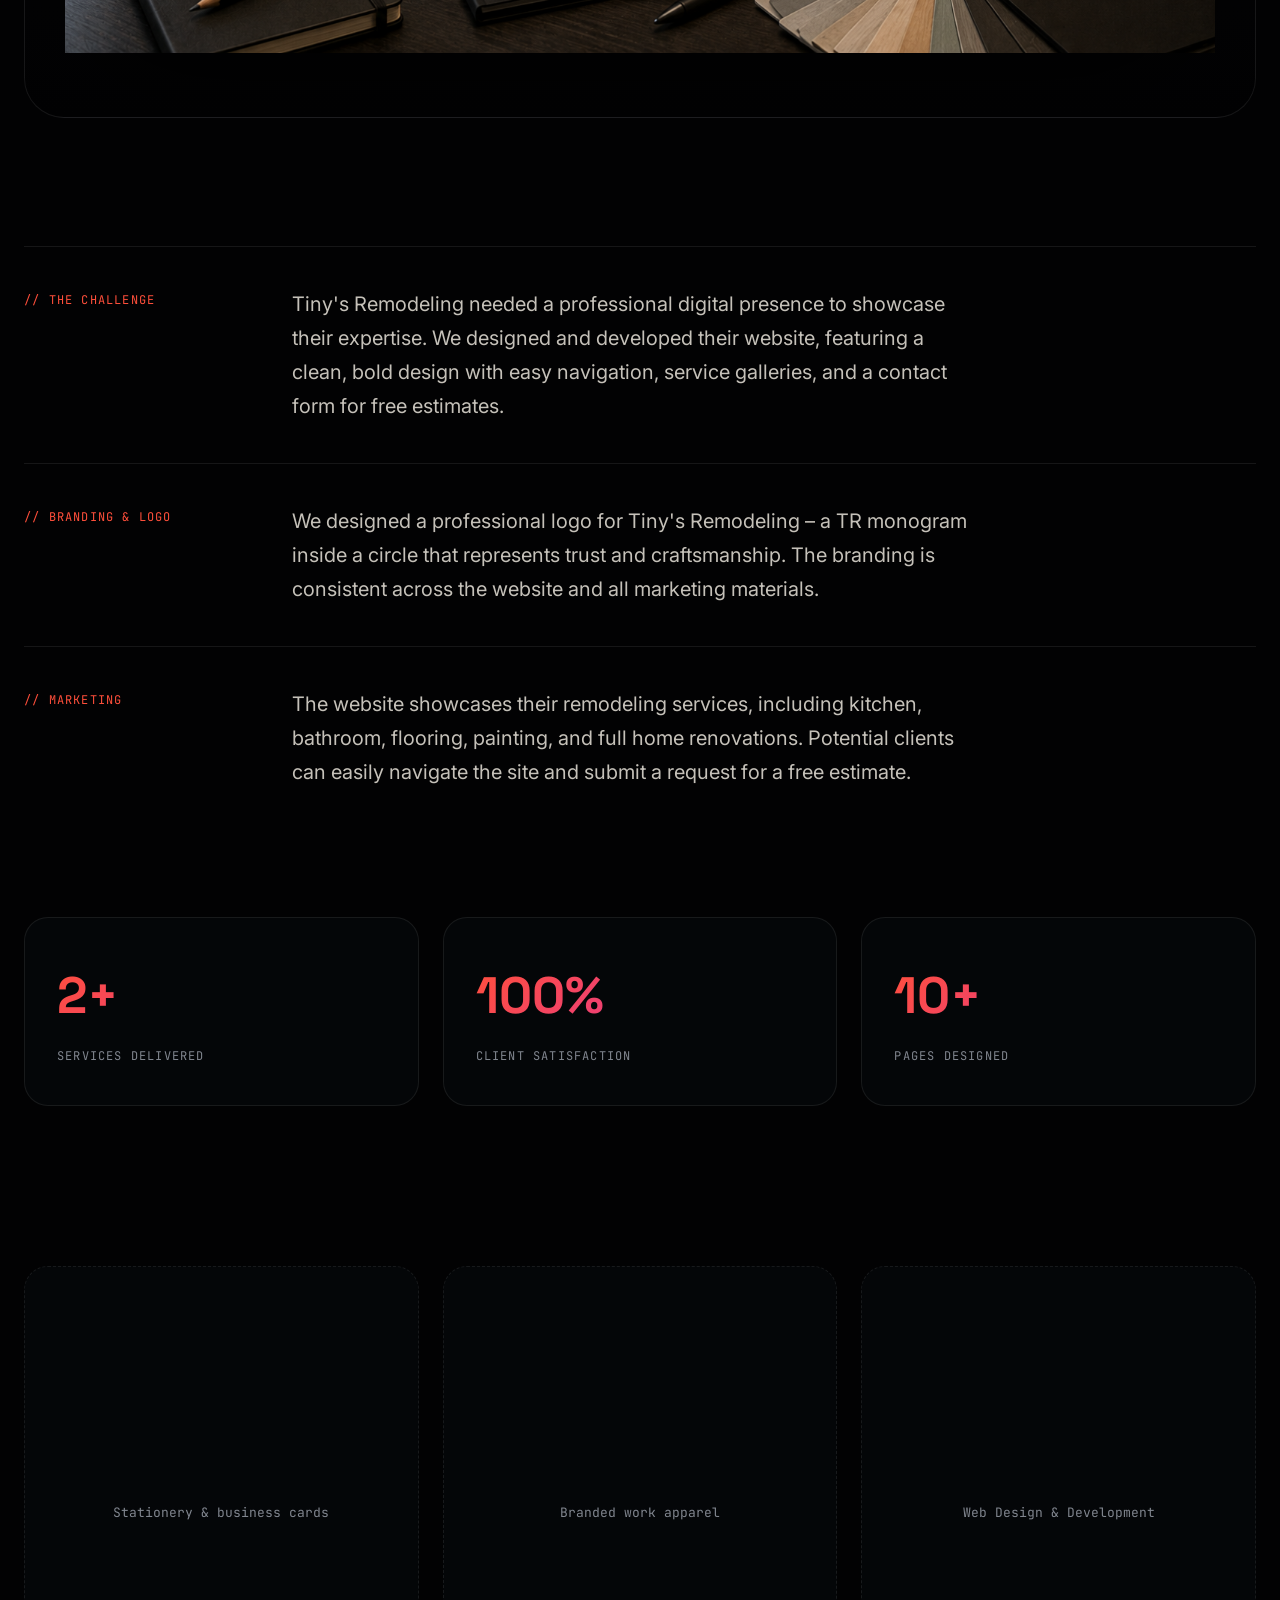
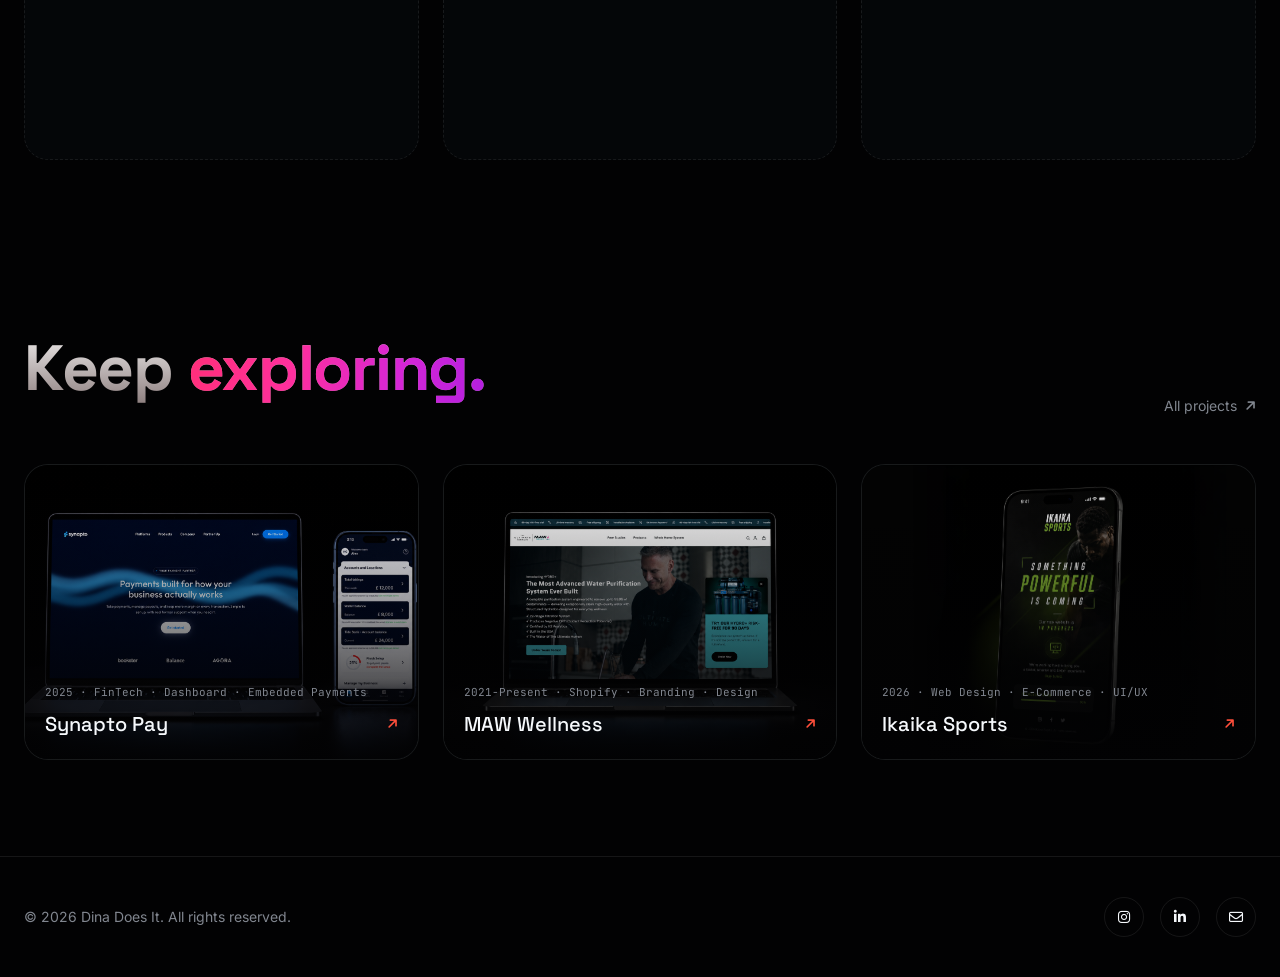
<file: tinys-remodeling.html>
<!DOCTYPE html>
<html lang="en">
<head>
<meta charset="UTF-8">
<meta name="viewport" content="width=device-width, initial-scale=1.0">
<title>Tiny's Remodeling — Dina Does It</title>
<link rel="preconnect" href="https://fonts.googleapis.com">
<link rel="preconnect" href="https://fonts.gstatic.com" crossorigin>
<link href="https://fonts.googleapis.com/css2?family=Space+Grotesk:wght@300;400;500;700&family=JetBrains+Mono:wght@400;500&family=Inter:wght@400;500&display=swap" rel="stylesheet">
<link rel="stylesheet" href="https://cdnjs.cloudflare.com/ajax/libs/font-awesome/6.5.1/css/all.min.css">
<link rel="stylesheet" href="project.css">
</head>
<body>

  <div class="cursor-glow" id="cursorGlow" aria-hidden="true"></div>

  <!-- ===== HEADER ===== -->
  <header class="site-header">
    <nav class="nav-bar">
      <a href="home.html" class="logo">
        <span class="logo-mark" aria-hidden="true">
          <img src="assets/logo-mark.png" alt="" class="logo-mark-img">
        </span>
      </a>

      <ul class="nav-links">
        <li><a href="home.html#services">Services</a></li>
        <li><a href="index.html">Work</a></li>
        <li><a href="home.html#about">About</a></li>
        <li><a href="home.html#contact">Contact</a></li>
      </ul>

      <a href="home.html#contact" class="btn-cta">Let's talk <i class="fa-solid fa-arrow-right icon-arrow"></i></a>

      <button class="nav-toggle" id="navToggle" aria-label="Open menu" aria-expanded="false">
        <i class="fa-solid fa-bars"></i>
      </button>
    </nav>
  </header>

  <div class="mobile-menu" id="mobileMenu">
    <div class="mobile-menu-header">
      <a href="home.html" class="logo">
        <span class="logo-mark" aria-hidden="true">
          <img src="assets/logo-mark.png" alt="" class="logo-mark-img">
        </span>
      </a>
      <button class="mobile-menu-close" id="mobileMenuClose" aria-label="Close menu">
        <i class="fa-solid fa-xmark"></i>
      </button>
    </div>

    <nav class="mobile-menu-links">
      <a href="home.html#services"><span class="mm-num">01</span>Services</a>
      <a href="index.html"><span class="mm-num">02</span>Work</a>
      <a href="home.html#about"><span class="mm-num">03</span>About</a>
      <a href="home.html#contact"><span class="mm-num">04</span>Contact</a>
    </nav>

    <div class="mobile-menu-footer">
      <p class="mm-label">Working Globally</p>
      <p class="mm-email">info@dinadoesit.com</p>
      <a href="home.html#contact" class="btn-cta mm-cta">Let's talk <i class="fa-solid fa-arrow-right icon-arrow"></i></a>
    </div>
  </div>

  <main>

    <!-- ===== CASE HEADER ===== -->
    <section class="case-hero">
      <a href="index.html" class="case-back"><i class="fa-solid fa-arrow-left"></i> Back to work</a>

      <p class="eyebrow">// Archive &middot; Home Remodeling Portfolio</p>

      <h1 class="case-title">Tiny's Remodeling</h1>

      <p class="case-desc">Tiny's Remodeling is a US-based home remodeling company specializing in kitchen, bathroom, flooring, and full home renovations. We created their complete digital presence, including website design and logo design.</p>

      <div class="case-meta-row">
        <div class="meta-card">
          <p class="meta-label"><i class="fa-regular fa-user"></i> Client</p>
          <p class="meta-value">Tiny's Remodeling</p>
        </div>
        <div class="meta-card">
          <p class="meta-label"><i class="fa-regular fa-calendar"></i> Year</p>
          <p class="meta-value">2025</p>
        </div>
        <div class="meta-card">
          <p class="meta-label"><i class="fa-regular fa-clock"></i> Scope</p>
          <p class="meta-value">Website &amp; Logo Design</p>
        </div>
      </div>

      <div class="case-tags">
        <span class="tag-pill">Web Design &amp; Development</span>
        <span class="tag-pill">Logo Design</span>
        <span class="tag-pill">Brand Identity</span>
        <span class="tag-pill">Service Galleries</span>
        <span class="tag-pill">Contact Form</span>
      </div>
    </section>

    <!-- ===== SHOWCASE IMAGE ===== -->
    <section class="showcase-wrap">
      <div class="showcase">
        <img src="assets/tinys-remodeling.png" alt="Tiny's Remodeling website shown on laptop in office setting" loading="lazy">
      </div>
    </section>

    <!-- ===== STORY ===== -->
    <section class="case-story">
      <div class="story-row">
        <p class="story-label">// The Challenge</p>
        <p class="story-text">Tiny's Remodeling needed a professional digital presence to showcase their expertise. We designed and developed their website, featuring a clean, bold design with easy navigation, service galleries, and a contact form for free estimates.</p>
      </div>

      <div class="story-row">
        <p class="story-label">// Branding &amp; Logo</p>
        <p class="story-text">We designed a professional logo for Tiny's Remodeling – a TR monogram inside a circle that represents trust and craftsmanship. The branding is consistent across the website and all marketing materials.</p>
      </div>

      <div class="story-row">
        <p class="story-label">// Marketing</p>
        <p class="story-text">The website showcases their remodeling services, including kitchen, bathroom, flooring, painting, and full home renovations. Potential clients can easily navigate the site and submit a request for a free estimate.</p>
      </div>
    </section>

    <!-- ===== STATS ===== -->
    <section class="case-stats">
      <div class="stat-card">
        <p class="stat-num-lg">2+</p>
        <p class="stat-label-lg">Services Delivered</p>
      </div>
      <div class="stat-card">
        <p class="stat-num-lg">100%</p>
        <p class="stat-label-lg">Client Satisfaction</p>
      </div>
      <div class="stat-card">
        <p class="stat-num-lg">10+</p>
        <p class="stat-label-lg">Pages Designed</p>
      </div>
    </section>

    <!-- ===== MOCKUPS ===== -->
    <section class="case-mockups">
      <div class="mockup-box">
        <span>Stationery &amp; business cards</span>
      </div>
      <div class="mockup-box">
        <span>Branded work apparel</span>
      </div>
      <div class="mockup-box">
        <span>Web Design &amp; Development</span>
      </div>
    </section>

    <!-- ===== KEEP EXPLORING ===== -->
    <section class="explore">
      <div class="explore-head">
        <h2 class="explore-title">Keep <span class="grad-pink">exploring.</span></h2>
        <a href="index.html" class="explore-all">All projects <i class="fa-solid fa-arrow-right icon-arrow"></i></a>
      </div>

      <div class="explore-grid">
        <a href="synapto.html" class="explore-card">
          <img src="assets/synapto.png" alt="Synapto Pay" loading="lazy">
          <div class="explore-overlay">
            <p class="explore-meta">2025 &middot; FinTech &middot; Dashboard &middot; Embedded Payments</p>
            <div class="explore-bottom">
              <h3>Synapto Pay</h3>
              <i class="fa-solid fa-arrow-right icon-arrow"></i>
            </div>
          </div>
        </a>

        <a href="maw.html" class="explore-card">
          <img src="assets/maw.png" alt="MAW Wellness" loading="lazy">
          <div class="explore-overlay">
            <p class="explore-meta">2021-Present &middot; Shopify &middot; Branding &middot; Design</p>
            <div class="explore-bottom">
              <h3>MAW Wellness</h3>
              <i class="fa-solid fa-arrow-right icon-arrow"></i>
            </div>
          </div>
        </a>

        <a href="ikaika.html" class="explore-card">
          <img src="assets/ikaika.png" alt="Ikaika Sports" loading="lazy">
          <div class="explore-overlay">
            <p class="explore-meta">2026 &middot; Web Design &middot; E-Commerce &middot; UI/UX</p>
            <div class="explore-bottom">
              <h3>Ikaika Sports</h3>
              <i class="fa-solid fa-arrow-right icon-arrow"></i>
            </div>
          </div>
        </a>
      </div>
    </section>

  </main>

  <!-- ===== FOOTER ===== -->
  <footer class="site-footer">
    <p>© 2026 Dina Does It. All rights reserved.</p>
    <div class="social-links">
      <a href="#" aria-label="Instagram"><i class="fa-brands fa-instagram"></i></a>
      <a href="#" aria-label="LinkedIn"><i class="fa-brands fa-linkedin-in"></i></a>
      <a href="#" aria-label="Email"><i class="fa-regular fa-envelope"></i></a>
    </div>
  </footer>

  <script src="project.js"></script>
</body>
</html>
</file>
<file: style.css>
/* =========================================
   DINA DOES IT — All Projects
   Design tokens pulled directly from Figma
   (fileKey fUwHluanSUWOo6e3r3EQqe, node 143:279)
   ========================================= */

:root {
  /* Colors — exact Figma variable values */
  --cinder: #020203;         /* background */
  --bunker: #040608;         /* surface / cards */
  --white-lilac: #f6f9fc;    /* primary text */
  --oslo-gray: #81868f;      /* muted text */
  --cotton-seed: #c5c1b9;    /* nav links */
  --sunset-orange: #ff4f3b;  /* accent / ring */
  --accent-magenta: #db2fb2; /* gradient end */
  --tab-active: #ff4f3b;     /* active filter pill */
  --border: rgba(255, 255, 255, 0.08);

  --font-display: "Space Grotesk", "Segoe UI", sans-serif;
  --font-mono: "JetBrains Mono", "Courier New", monospace;
  --font-body: "Inter", "Segoe UI", sans-serif;

  --radius-card: 24px;
  --radius-pill: 100px;

  --ease-out: cubic-bezier(0.16, 1, 0.3, 1);
}

* {
  margin: 0;
  padding: 0;
  box-sizing: border-box;
}

html {
  scroll-behavior: smooth;
  overflow-x: hidden;
  max-width: 100%;
}

body {
  background: var(--cinder);
  color: var(--white-lilac);
  font-family: var(--font-body);
  line-height: 1.5;
  min-height: 100vh;
  overflow-x: hidden;
}

/* Ambient radial glow behind the hero, matches Figma's overlay SVG */
body::before {
  content: "";
  position: fixed;
  top: 0;
  left: 50%;
  width: 1440px;
  height: 900px;
  transform: translateX(-50%);
  background: radial-gradient(
    ellipse at top,
    rgba(255, 79, 59, 0.25) 0%,
    rgba(255, 79, 59, 0) 60%
  );
  opacity: 0.4;
  pointer-events: none;
  z-index: 0;
}

a {
  color: inherit;
  text-decoration: none;
}

/* ===================== CURSOR-FOLLOWING GLOW ===================== */

.cursor-glow {
  position: fixed;
  top: 0;
  left: 0;
  width: 40px;
  height: 40px;
  border-radius: 50%;
  background: radial-gradient(
    circle,
    rgba(255, 79, 59, 0.55) 0%,
    rgba(219, 47, 178, 0.35) 55%,
    transparent 80%
  );
  filter: blur(6px);
  mix-blend-mode: screen;
  pointer-events: none;
  transform: translate(-50%, -50%);
  opacity: 0;
  transition: opacity 0.4s ease;
  z-index: 20;
  will-change: transform;
}

.cursor-glow.is-active { opacity: 1; }

@media (hover: none), (pointer: coarse) { .cursor-glow { display: none; } }
@media (prefers-reduced-motion: reduce) { .cursor-glow { display: none; } }

button {
  font-family: inherit;
  cursor: pointer;
}

/* ===================== PAGE-LOAD MOTION ===================== */
/* Mirrors the Figma prototype's 1.75s staggered entrance */

@keyframes fadeUp {
  from { opacity: 0; transform: translateY(24px); }
  to   { opacity: 1; transform: translateY(0); }
}

@keyframes fadeDown {
  from { opacity: 0; transform: translateY(-15px); }
  to   { opacity: 1; transform: translateY(0); }
}

.site-header { animation: fadeDown 0.7s var(--ease-out) 0.1s both; }
.eyebrow     { animation: fadeUp 0.6s var(--ease-out) 0.15s both; }
.hero-title  { animation: fadeUp 0.7s var(--ease-out) 0.3s both; }
.hero-sub    { animation: fadeUp 0.6s var(--ease-out) 0.45s both; }

.filters .filter-pill { animation: fadeUp 0.5s var(--ease-out) both; }
.filters .filter-pill:nth-child(1) { animation-delay: 0.3s; }
.filters .filter-pill:nth-child(2) { animation-delay: 0.38s; }
.filters .filter-pill:nth-child(3) { animation-delay: 0.46s; }
.filters .filter-pill:nth-child(4) { animation-delay: 0.54s; }
.filters .filter-pill:nth-child(5) { animation-delay: 0.62s; }
.filters .filter-pill:nth-child(6) { animation-delay: 0.7s; }
.filters .filter-pill:nth-child(7) { animation-delay: 0.78s; }

.grid .card { animation: fadeUp 0.6s var(--ease-out) both; }
.grid .card:nth-child(1) { animation-delay: 0.5s; }
.grid .card:nth-child(2) { animation-delay: 0.62s; }
.grid .card:nth-child(3) { animation-delay: 0.74s; }
.grid .card:nth-child(4) { animation-delay: 0.86s; }

.site-footer { animation: fadeUp 0.6s var(--ease-out) 1.1s both; }

@media (prefers-reduced-motion: reduce) {
  * { animation: none !important; transition: none !important; }
}

/* ===================== HEADER ===================== */

.site-header {
  position: fixed;
  top: 0;
  left: 0;
  right: 0;
  z-index: 50;
  padding: 20px 320px;
}

@media (max-width: 1400px) {
  .site-header { padding: 20px 24px; }
}

.nav-bar {
  max-width: 980px;
  margin: 0 auto;
  display: flex;
  align-items: center;
  justify-content: space-between;
  gap: 32px;
  padding: 13px 25px;
  background: rgba(4, 4, 6, 0.88);
  border: 1px solid var(--border);
  border-radius: var(--radius-pill);
  backdrop-filter: blur(6px);
  box-shadow: 0px 10px 40px -15px rgba(0, 0, 0, 0.8);
}

.logo {
  display: flex;
  align-items: center;
  gap: 10px;
}

.logo-mark {
  display: flex;
  align-items: center;
  flex-shrink: 0;
}

.logo-mark-img {
  height: 20px;
  width: auto;
  display: block;
}

/* ===================== MOBILE NAV ===================== */

.nav-toggle {
  display: none;
  align-items: center;
  justify-content: center;
  width: 36px;
  height: 36px;
  background: transparent;
  border: none;
  color: var(--white-lilac);
  font-size: 18px;
  flex-shrink: 0;
}

.mobile-menu {
  position: fixed;
  inset: 0;
  z-index: 100;
  display: flex;
  flex-direction: column;
  overflow: hidden;
  background: var(--cinder);
  padding: 20px 24px 32px;
  opacity: 0;
  visibility: hidden;
  transform: translateY(-8px);
  transition: opacity 0.3s ease, transform 0.3s ease, visibility 0.3s;
}

.mobile-menu::before {
  content: "";
  position: absolute;
  top: 0;
  left: 50%;
  width: 600px;
  height: 500px;
  transform: translateX(-50%);
  background: radial-gradient(ellipse at top, rgba(255, 79, 59, 0.22) 0%, rgba(255, 79, 59, 0) 60%);
  pointer-events: none;
  z-index: -1;
}

.mobile-menu.is-open {
  opacity: 1;
  visibility: visible;
  transform: translateY(0);
}

.mobile-menu-header {
  display: flex;
  align-items: center;
  justify-content: space-between;
  flex-shrink: 0;
}

.mobile-menu-close {
  display: flex;
  align-items: center;
  justify-content: center;
  width: 40px;
  height: 40px;
  border-radius: 50%;
  background: rgba(255, 255, 255, 0.06);
  border: 1px solid var(--border);
  color: var(--white-lilac);
  font-size: 16px;
}

.mobile-menu-links {
  display: flex;
  flex-direction: column;
  margin-top: 56px;
}

.mobile-menu-links a {
  display: flex;
  align-items: center;
  gap: 14px;
  padding: 20px 0;
  font-family: var(--font-display);
  font-weight: 700;
  font-size: 30px;
  color: var(--cotton-seed);
  transition: color 0.2s ease;
}

.mobile-menu-links a:hover,
.mobile-menu-links a:focus-visible {
  color: var(--white-lilac);
}

.mm-num {
  font-family: var(--font-mono);
  font-weight: 400;
  font-size: 12px;
  color: var(--oslo-gray);
}

.mobile-menu-footer {
  margin-top: auto;
  padding-top: 24px;
  border-top: 1px solid var(--border);
}

.mm-label {
  font-size: 13px;
  color: var(--oslo-gray);
  margin-bottom: 4px;
}

.mm-email {
  font-family: var(--font-display);
  font-weight: 500;
  font-size: 16px;
  color: var(--white-lilac);
  margin-bottom: 24px;
}

.mm-cta {
  width: 100%;
  justify-content: center;
  padding: 16px 20px;
}

.logo-text {
  font-family: var(--font-display);
  font-size: 11px;
  font-weight: 500;
  letter-spacing: 0.06em;
  line-height: 1.35;
  color: var(--oslo-gray);
}

.logo-text strong {
  color: var(--white-lilac);
  font-weight: 700;
  letter-spacing: 0.08em;
}

.logo-text sup {
  font-size: 8px;
}

.nav-links {
  display: flex;
  align-items: center;
  gap: 32px;
  list-style: none;
}

.nav-links a {
  font-size: 14px;
  color: var(--cotton-seed);
  transition: color 0.2s ease;
}

.nav-links a:hover {
  color: var(--white-lilac);
}

.btn-cta {
  display: inline-flex;
  align-items: center;
  gap: 8px;
  background: var(--white-lilac);
  color: var(--cinder);
  font-size: 14px;
  font-weight: 500;
  padding: 8px 20px;
  border-radius: var(--radius-pill);
  white-space: nowrap;
  transition: transform 0.2s ease;
}

.btn-cta:hover {
  transform: translateY(-1px);
}

.btn-cta .arrow {
  font-size: 14px;
  transition: transform 0.2s ease;
}

.btn-cta:hover .arrow {
  transform: translate(2px, -2px);
}

/* ===================== HERO ===================== */

main {
  padding-top: 160px;
}

.hero {
  position: relative;
  z-index: 2;
  max-width: 1280px;
  margin: 0 auto;
  padding: 0 24px;
}

.eyebrow {
  font-family: var(--font-mono);
  font-size: 12px;
  letter-spacing: 1.2px;
  color: var(--sunset-orange);
  margin-bottom: 24px;
  text-transform: uppercase;
}

.hero-title {
  font-family: var(--font-display);
  font-size: clamp(48px, 7vw, 96px);
  font-weight: 300;
  line-height: 0.95;
  letter-spacing: -0.05em;
  background: linear-gradient(180deg, #ffffff 0%, #7d6d6d 100%);
  -webkit-background-clip: text;
  background-clip: text;
  color: transparent;
  margin-bottom: 24px;
}

.hero-title .grad {
  font-weight: 700;
  background: linear-gradient(150deg, var(--sunset-orange) 0%, var(--accent-magenta) 100%);
  -webkit-background-clip: text;
  background-clip: text;
  color: transparent;
}

.hero-sub {
  font-size: 20px;
  line-height: 1.625;
  color: var(--oslo-gray);
  max-width: 560px;
  margin-bottom: 40px;
}

/* ===================== FILTERS ===================== */

.filters {
  display: flex;
  flex-wrap: wrap;
  gap: 12px;
  margin-bottom: 64px;
}

.filter-pill {
  background: rgba(255, 255, 255, 0.06);
  border: 1px solid rgba(255, 255, 255, 0.12);
  color: rgba(255, 255, 255, 0.7);
  font-family: var(--font-body);
  font-size: 14px;
  font-weight: 400;
  padding: 10px 20px;
  border-radius: var(--radius-pill);
  transition: all 0.2s ease;
}

.filter-pill:hover {
  color: var(--white-lilac);
  border-color: rgba(255, 255, 255, 0.3);
}

.filter-pill.active {
  background: var(--tab-active);
  border-color: transparent;
  color: #fff;
  font-weight: 500;
}

.filter-pill:focus-visible,
.btn-cta:focus-visible,
.nav-links a:focus-visible {
  outline: 2px solid var(--sunset-orange);
  outline-offset: 3px;
}

/* ===================== GRID / CARDS ===================== */

.grid {
  position: relative;
  z-index: 2;
  max-width: 1280px;
  margin: 0 auto;
  padding: 0 24px 40px;
  display: grid;
  grid-template-columns: repeat(3, 1fr);
  gap: 32px;
  align-items: start;
}

.empty-state {
  text-align: center;
  color: var(--oslo-gray);
  font-family: var(--font-mono);
  font-size: 14px;
  padding: 40px 0 100px;
}

.card {
  display: block;
  background: var(--bunker);
  border: 1px solid var(--border);
  border-radius: var(--radius-card);
  overflow: hidden;
  transition: transform 0.35s ease, border-color 0.35s ease;
}

.card:hover {
  transform: translateY(-4px);
  border-color: rgba(255, 255, 255, 0.18);
}

.card.is-hidden {
  display: none;
}

.card-media {
  position: relative;
  aspect-ratio: 405 / 260;
  display: flex;
  align-items: center;
  justify-content: center;
  overflow: hidden;
  border-bottom: 1px solid var(--border);
}

.card-media img {
  position: absolute;
  inset: 0;
  width: 100%;
  height: 100%;
  object-fit: cover;
  object-position: center;
  transition: transform 0.5s ease;
}

.card:hover .card-media img {
  transform: scale(1.04);
}

.card-media::after {
  content: "";
  position: absolute;
  inset: 0;
  background: linear-gradient(180deg, transparent 50%, rgba(2, 2, 3, 0.9) 100%);
  pointer-events: none;
  z-index: 1;
}

.card-body {
  display: flex;
  align-items: flex-end;
  gap: 12px;
  padding: 24px;
}

.card-text {
  flex: 1;
  min-width: 0;
}

.card-tags {
  display: flex;
  flex-wrap: wrap;
  gap: 6px;
  margin-bottom: 12px;
}

.tag-chip {
  font-family: var(--font-mono);
  font-size: 11px;
  color: var(--cotton-seed);
  background: rgba(255, 255, 255, 0.06);
  border: 1px solid var(--border);
  border-radius: var(--radius-pill);
  padding: 5px 12px;
  white-space: nowrap;
}

.card-title {
  font-family: var(--font-display);
  font-size: 24px;
  font-weight: 700;
  margin-bottom: 8px;
  color: var(--white-lilac);
}

.card-desc {
  font-size: 14px;
  line-height: 20px;
  color: var(--oslo-gray);
  display: -webkit-box;
  -webkit-line-clamp: 3;
  -webkit-box-orient: vertical;
  overflow: hidden;
}

.card-arrow {
  flex-shrink: 0;
  color: var(--sunset-orange);
  font-size: 15px;
  transform: translateY(-2px);
}

/* ---- media backgrounds (placeholders — swap for real Figma exports) ---- */
/* See index.html comments for exact asset paths to drop in */

.media-synapto {
  background: radial-gradient(circle at 30% 30%, #16345c 0%, #0a1626 55%, #060608 100%);
}

.media-maw {
  background: radial-gradient(circle at 40% 20%, #103a3a 0%, #0a1616 55%, #060808 100%);
}

.media-ikaika {
  background: radial-gradient(circle at 50% 15%, #16240f 0%, #0a120a 55%, #060806 100%);
}

.media-lieb {
  background: radial-gradient(circle at 35% 15%, #2a1c30 0%, #14101a 55%, #08070a 100%);
}

/* ===================== FOOTER ===================== */

.site-footer {
  position: relative;
  z-index: 2;
  border-top: 1px solid var(--border);
  padding: 40px 24px;
  display: flex;
  justify-content: space-between;
  align-items: center;
  gap: 16px;
  flex-wrap: wrap;
}

.site-footer p {
  font-size: 14px;
  color: var(--oslo-gray);
}

.social-links { display: flex; gap: 16px; }

.social-links a {
  display: flex;
  align-items: center;
  justify-content: center;
  width: 40px; height: 40px;
  border-radius: 50%;
  border: 1px solid var(--border);
  font-size: 14px;
  color: var(--white-lilac);
  transition: border-color 0.2s ease;
}

.social-links a:hover { border-color: rgba(255, 255, 255, 0.3); }

/* ===================== RESPONSIVE ===================== */

@media (max-width: 980px) {
  .grid {
    grid-template-columns: repeat(2, 1fr);
  }
}

@media (max-width: 720px) {
  .site-header {
    padding: 16px;
  }

  .nav-links {
    display: none;
  }

  .nav-bar .btn-cta {
    display: none;
  }

  .nav-toggle {
    display: flex;
  }

  .nav-bar {
    padding: 10px 16px;
  }

  main {
    padding-top: 100px;
  }

  .grid {
    grid-template-columns: 1fr;
    padding: 0 20px 20px;
  }

  .hero {
    padding: 0 20px;
  }

  .site-footer {
    padding: 24px 20px;
    flex-direction: column;
    text-align: center;
  }
}
</file>
<file: project.css>
/* =========================================
   DINA DOES IT — Individual Project Page
   Shared template for case studies
   ========================================= */

:root {
  --cinder: #020203;
  --bunker: #040608;
  --white-lilac: #f6f9fc;
  --oslo-gray: #81868f;
  --cotton-seed: #c5c1b9;
  --sunset-orange: #ff4f3b;
  --accent-magenta: #db2fb2;
  --border: rgba(255, 255, 255, 0.08);

  --font-display: "Space Grotesk", "Segoe UI", sans-serif;
  --font-mono: "JetBrains Mono", "Courier New", monospace;
  --font-body: "Inter", "Segoe UI", sans-serif;

  --radius-card: 24px;
  --radius-card-lg: 40px;
  --radius-pill: 100px;
  --ease-out: cubic-bezier(0.16, 1, 0.3, 1);
}

* { margin: 0; padding: 0; box-sizing: border-box; }
html { scroll-behavior: smooth; overflow-x: hidden; max-width: 100%; }

body {
  background: var(--cinder);
  color: var(--white-lilac);
  font-family: var(--font-body);
  line-height: 1.5;
  overflow-x: hidden;
}

a { color: inherit; text-decoration: none; }
img { max-width: 100%; display: block; }

.grad-pink {
  background: linear-gradient(100deg, #ff2f78 0%, #ff2f9c 35%, #d626d6 70%, #b21fe0 100%);
  -webkit-background-clip: text;
  background-clip: text;
  color: transparent;
}

.eyebrow {
  font-family: var(--font-mono);
  font-size: 12px;
  letter-spacing: 1.2px;
  color: var(--sunset-orange);
  text-transform: uppercase;
  margin-bottom: 24px;
}

.mobile-break { display: none; }

/* ===================== CURSOR-FOLLOWING GLOW ===================== */

.cursor-glow {
  position: fixed;
  top: 0;
  left: 0;
  width: 40px;
  height: 40px;
  border-radius: 50%;
  background: radial-gradient(circle, rgba(255, 79, 59, 0.55) 0%, rgba(219, 47, 178, 0.35) 55%, transparent 80%);
  filter: blur(6px);
  mix-blend-mode: screen;
  pointer-events: none;
  transform: translate(-50%, -50%);
  opacity: 0;
  transition: opacity 0.4s ease;
  z-index: 3;
  will-change: transform;
}

.cursor-glow.is-active { opacity: 1; }

@media (hover: none), (pointer: coarse) { .cursor-glow { display: none; } }
@media (prefers-reduced-motion: reduce) { .cursor-glow { display: none; } }

/* reveal-on-scroll */
.reveal { opacity: 0; transform: translateY(24px); transition: opacity 0.7s var(--ease-out), transform 0.7s var(--ease-out); }
.reveal.is-visible { opacity: 1; transform: translateY(0); }
@media (prefers-reduced-motion: reduce) {
  .reveal { opacity: 1; transform: none; transition: none; }
  * { animation: none !important; }
}

/* ===================== HEADER (shared) ===================== */

.site-header {
  position: fixed;
  top: 0; left: 0; right: 0;
  z-index: 50;
  padding: 20px 320px;
  animation: fadeDown 0.7s var(--ease-out) both;
}

@keyframes fadeDown { from { opacity: 0; transform: translateY(-15px); } to { opacity: 1; transform: translateY(0); } }
@keyframes fadeUp { from { opacity: 0; transform: translateY(24px); } to { opacity: 1; transform: translateY(0); } }

@media (max-width: 1400px) { .site-header { padding: 20px 24px; } }

.nav-bar {
  max-width: 980px;
  margin: 0 auto;
  display: flex;
  align-items: center;
  justify-content: space-between;
  gap: 32px;
  padding: 13px 25px;
  background: rgba(4, 4, 6, 0.88);
  border: 1px solid var(--border);
  border-radius: var(--radius-pill);
  backdrop-filter: blur(6px);
  box-shadow: 0px 10px 40px -15px rgba(0, 0, 0, 0.8);
}

.logo { display: flex; align-items: center; gap: 10px; }
.logo-mark { display: flex; align-items: center; flex-shrink: 0; }
.logo-mark-img { height: 20px; width: auto; display: block; }

/* ===================== MOBILE NAV ===================== */

.nav-toggle {
  display: none;
  align-items: center;
  justify-content: center;
  width: 36px;
  height: 36px;
  background: transparent;
  border: none;
  color: var(--white-lilac);
  font-size: 18px;
  flex-shrink: 0;
}

.mobile-menu {
  position: fixed;
  inset: 0;
  z-index: 100;
  display: flex;
  flex-direction: column;
  overflow: hidden;
  background: var(--cinder);
  padding: 20px 24px 32px;
  opacity: 0;
  visibility: hidden;
  transform: translateY(-8px);
  transition: opacity 0.3s ease, transform 0.3s ease, visibility 0.3s;
}

.mobile-menu::before {
  content: "";
  position: absolute;
  top: 0;
  left: 50%;
  width: 600px;
  height: 500px;
  transform: translateX(-50%);
  background: radial-gradient(ellipse at top, rgba(255, 79, 59, 0.22) 0%, rgba(255, 79, 59, 0) 60%);
  pointer-events: none;
  z-index: -1;
}

.mobile-menu.is-open {
  opacity: 1;
  visibility: visible;
  transform: translateY(0);
}

.mobile-menu-header {
  display: flex;
  align-items: center;
  justify-content: space-between;
  flex-shrink: 0;
}

.mobile-menu-close {
  display: flex;
  align-items: center;
  justify-content: center;
  width: 40px;
  height: 40px;
  border-radius: 50%;
  background: rgba(255, 255, 255, 0.06);
  border: 1px solid var(--border);
  color: var(--white-lilac);
  font-size: 16px;
}

.mobile-menu-links {
  display: flex;
  flex-direction: column;
  margin-top: 56px;
}

.mobile-menu-links a {
  display: flex;
  align-items: center;
  gap: 14px;
  padding: 20px 0;
  font-family: var(--font-display);
  font-weight: 700;
  font-size: 30px;
  color: var(--cotton-seed);
  transition: color 0.2s ease;
}

.mobile-menu-links a:hover,
.mobile-menu-links a:focus-visible {
  color: var(--white-lilac);
}

.mm-num {
  font-family: var(--font-mono);
  font-weight: 400;
  font-size: 12px;
  color: var(--oslo-gray);
}

.mobile-menu-footer {
  margin-top: auto;
  padding-top: 24px;
  border-top: 1px solid var(--border);
}

.mm-label {
  font-size: 13px;
  color: var(--oslo-gray);
  margin-bottom: 4px;
}

.mm-email {
  font-family: var(--font-display);
  font-weight: 500;
  font-size: 16px;
  color: var(--white-lilac);
  margin-bottom: 24px;
}

.mm-cta {
  width: 100%;
  justify-content: center;
  padding: 16px 20px;
}
.logo-text { font-family: var(--font-display); font-size: 11px; font-weight: 500; letter-spacing: 0.06em; line-height: 1.35; color: var(--oslo-gray); }
.logo-text strong { color: var(--white-lilac); font-weight: 700; letter-spacing: 0.08em; }
.logo-text sup { font-size: 8px; }

.nav-links { display: flex; align-items: center; gap: 32px; list-style: none; }
.nav-links a { font-size: 14px; color: var(--cotton-seed); transition: color 0.2s ease; }
.nav-links a:hover { color: var(--white-lilac); }

.btn-cta {
  display: inline-flex; align-items: center; gap: 8px;
  background: var(--white-lilac); color: var(--cinder);
  font-size: 14px; font-weight: 500; padding: 8px 20px;
  border-radius: var(--radius-pill); white-space: nowrap;
  transition: transform 0.2s ease;
}
.btn-cta:hover { transform: translateY(-1px); }

.icon-arrow { display: inline-block; font-size: 13px; transform: rotate(-45deg); transition: transform 0.2s ease; }
a:hover .icon-arrow { transform: rotate(-45deg) translate(3px, -3px); }

/* ===================== CASE HERO ===================== */

main { padding-top: 160px; }

section { position: relative; max-width: 1280px; margin: 0 auto; padding: 0 24px; }

.case-hero { padding-top: 0; padding-bottom: 0; }

.case-hero::before {
  content: "";
  position: absolute;
  top: -160px;
  left: 50%;
  width: 1440px;
  height: 800px;
  transform: translateX(-50%);
  background: radial-gradient(ellipse at top, rgba(255, 79, 59, 0.22) 0%, rgba(255, 79, 59, 0) 60%);
  pointer-events: none;
  z-index: -1;
}

.case-back {
  display: inline-flex;
  align-items: center;
  gap: 10px;
  font-size: 14px;
  color: var(--white-lilac);
  margin-bottom: 40px;
  transition: opacity 0.2s ease;
}
.case-back:hover { opacity: 0.7; }
.case-back i { font-size: 12px; }

.case-title {
  font-family: var(--font-display);
  font-weight: 700;
  font-size: clamp(56px, 9vw, 120px);
  line-height: 1.10;
  letter-spacing: -0.04em;
  background: linear-gradient(180deg, #ffffff 0%, #7d6d6d 100%);
  -webkit-background-clip: text;
  background-clip: text;
  color: transparent;
  margin-bottom: 32px;
}

.case-desc {
  font-size: 18px;
  line-height: 1.65;
  color: var(--oslo-gray);
  max-width: 640px;
  margin-bottom: 48px;
}

.case-meta-row {
  display: grid;
  grid-template-columns: repeat(3, 1fr);
  gap: 20px;
  margin-bottom: 32px;
}

.meta-card {
  background: var(--bunker);
  border: 1px solid var(--border);
  border-radius: 20px;
  padding: 20px 24px;
}

.meta-label {
  display: flex;
  align-items: center;
  gap: 8px;
  font-family: var(--font-mono);
  font-size: 11px;
  letter-spacing: 1px;
  text-transform: uppercase;
  color: var(--oslo-gray);
  margin-bottom: 10px;
}

.meta-label i { color: var(--sunset-orange); font-size: 12px; }

.meta-value {
  font-family: var(--font-display);
  font-weight: 500;
  font-size: 17px;
  color: var(--white-lilac);
}

.case-tags { display: flex; flex-wrap: wrap; gap: 10px; margin-bottom: 96px; }

.tag-pill {
  border: 1px solid var(--border);
  border-radius: var(--radius-pill);
  padding: 8px 18px;
  font-size: 13px;
  color: var(--cotton-seed);
}

/* ===================== SHOWCASE ===================== */

.showcase-wrap { margin-bottom: 128px; }

.showcase {
  border: 1px solid var(--border);
  border-radius: var(--radius-card-lg);
  background: linear-gradient(180deg, #0a0a0d 0%, #020203 100%);
  padding: 64px 40px;
  display: flex;
  align-items: center;
  justify-content: center;
  overflow: hidden;
}

.showcase img {
  max-width: 100%;
  height: auto;
  filter: drop-shadow(0px 40px 80px rgba(0, 0, 0, 0.6));
}

/* ===================== STORY ===================== */

.case-story { margin-bottom: 128px; }

.story-row {
  display: grid;
  grid-template-columns: 220px 1fr;
  gap: 48px;
  padding: 40px 0;
  border-top: 1px solid var(--border);
}

.story-row:last-child { padding-bottom: 0; }

.story-label {
  font-family: var(--font-mono);
  font-size: 12px;
  letter-spacing: 1.2px;
  text-transform: uppercase;
  color: var(--sunset-orange);
  padding-top: 4px;
}

.story-text {
  font-size: 20px;
  line-height: 1.7;
  color: var(--cotton-seed);
  max-width: 680px;
}

/* ===================== STATS ===================== */

.case-stats {
  display: grid;
  grid-template-columns: repeat(3, 1fr);
  gap: 24px;
  margin-bottom: 160px;
}

.stat-card {
  background: var(--bunker);
  border: 1px solid var(--border);
  border-radius: var(--radius-card);
  padding: 40px 32px;
}

.stat-num-lg {
  font-family: var(--font-display);
  font-weight: 700;
  font-size: clamp(36px, 4vw, 56px);
  background: linear-gradient(135deg, var(--sunset-orange) 0%, var(--accent-magenta) 100%);
  -webkit-background-clip: text;
  background-clip: text;
  color: transparent;
  margin-bottom: 12px;
}

.stat-label-lg {
  font-family: var(--font-mono);
  font-size: 12px;
  letter-spacing: 1.2px;
  text-transform: uppercase;
  color: var(--oslo-gray);
}

/* ===================== MOCKUP PLACEHOLDERS ===================== */

.case-mockups {
  display: grid;
  grid-template-columns: repeat(3, 1fr);
  gap: 24px;
  margin-bottom: 160px;
}

.mockup-box {
  aspect-ratio: 4 / 5;
  border-radius: var(--radius-card);
  border: 1px dashed var(--border);
  background: var(--bunker);
  display: flex;
  align-items: center;
  justify-content: center;
  text-align: center;
  padding: 24px;
}

.mockup-box span {
  font-family: var(--font-mono);
  font-size: 13px;
  color: var(--oslo-gray);
}

@media (max-width: 980px) {
  .case-mockups { grid-template-columns: 1fr; }
}

/* ===================== KEEP EXPLORING ===================== */

.explore { margin-bottom: 96px; }

.explore-head {
  display: flex;
  justify-content: space-between;
  align-items: flex-end;
  flex-wrap: wrap;
  gap: 24px;
  margin-bottom: 48px;
}

.explore-title {
  font-family: var(--font-display);
  font-weight: 700;
  font-size: clamp(32px, 5vw, 64px);
  letter-spacing: -0.02em;
  background: linear-gradient(180deg, #ffffff 0%, #7d6d6d 100%);
  -webkit-background-clip: text;
  background-clip: text;
  color: transparent;
}

.explore-all {
  display: inline-flex;
  align-items: center;
  gap: 8px;
  font-size: 14px;
  color: var(--oslo-gray);
  transition: color 0.2s ease;
}
.explore-all:hover { color: var(--white-lilac); }

.explore-grid {
  display: grid;
  grid-template-columns: repeat(3, 1fr);
  gap: 24px;
}

.explore-card {
  position: relative;
  display: block;
  aspect-ratio: 4 / 3;
  border-radius: var(--radius-card);
  overflow: hidden;
  border: 1px solid var(--border);
  background: var(--bunker);
  transition: transform 0.35s ease, border-color 0.35s ease;
}

.explore-card::before {
  content: "";
  position: absolute;
  inset: 0;
  z-index: 2;
  background: linear-gradient(146deg, rgba(255, 79, 59, 0.15) 0%, rgba(255, 79, 59, 0) 50%, rgba(219, 47, 178, 0.15) 100%);
  opacity: 0;
  transition: opacity 0.35s ease;
  pointer-events: none;
}

.explore-card:hover::before { opacity: 1; }
.explore-card:hover { transform: translateY(-4px); border-color: rgba(255, 255, 255, 0.18); }

.explore-card img {
  position: absolute;
  inset: 0;
  width: 100%;
  height: 100%;
  object-fit: cover;
  transition: transform 0.5s ease;
}

.explore-card:hover img { transform: scale(1.04); }

.explore-overlay {
  position: absolute;
  inset: 0;
  z-index: 3;
  display: flex;
  flex-direction: column;
  justify-content: flex-end;
  padding: 20px;
  background: linear-gradient(0deg, rgba(2, 2, 3, 0.95) 0%, rgba(2, 2, 3, 0.35) 55%, transparent 100%);
}

.explore-meta {
  font-family: var(--font-mono);
  font-size: 11px;
  color: var(--oslo-gray);
  margin-bottom: 8px;
  overflow: hidden;
  text-overflow: ellipsis;
  white-space: nowrap;
}

.explore-bottom {
  display: flex;
  align-items: center;
  justify-content: space-between;
}

.explore-bottom h3 {
  font-family: var(--font-display);
  font-weight: 500;
  font-size: 20px;
  color: var(--white-lilac);
}

.explore-bottom .icon-arrow { color: var(--sunset-orange); }

/* ===================== FOOTER ===================== */

.site-footer {
  max-width: 1280px;
  margin: 0 auto;
  border-top: 1px solid var(--border);
  padding: 40px 24px;
  display: flex;
  justify-content: space-between;
  align-items: center;
  gap: 16px;
  flex-wrap: wrap;
}

.site-footer p { font-size: 14px; color: var(--oslo-gray); }

.social-links { display: flex; gap: 16px; }

.social-links a {
  display: flex;
  align-items: center;
  justify-content: center;
  width: 40px; height: 40px;
  border-radius: 50%;
  border: 1px solid var(--border);
  font-size: 14px;
  color: var(--white-lilac);
  transition: border-color 0.2s ease;
}
.social-links a:hover { border-color: rgba(255, 255, 255, 0.3); }

/* ===================== RESPONSIVE ===================== */

@media (max-width: 980px) {
  .case-meta-row { grid-template-columns: 1fr; }
  .case-stats { grid-template-columns: 1fr; margin-bottom: 70px; }
  .explore-grid { grid-template-columns: 1fr; }
  .story-row { grid-template-columns: 1fr; gap: 16px; }
  .showcase { padding: 32px 20px; }
}

@media (max-width: 720px) {
  .site-header { padding: 16px; }
  .nav-links { display: none; }
  .nav-bar .btn-cta { display: none; }
  .nav-toggle { display: flex; }
  .nav-bar { padding: 10px 16px; }
  main { padding-top: 100px; }
  section { padding: 0 20px; }
  .mobile-break { display: block; }
  .case-title { font-size: clamp(48px, 15vw, 72px); }
  .case-desc { font-size: 20px; margin-bottom: 24px; }
  .showcase { padding: 20px 20px; }
  .showcase-wrap { margin-bottom: 30px; }
  .case-tags { margin-bottom: 60px; }
  .case-story { margin-bottom: 70px; }
  .explore-title { font-size: clamp(40px, 12vw, 56px); }
  .explore-meta {
    white-space: normal;
    overflow: visible;
    text-overflow: unset;
    -webkit-line-clamp: 2;
    display: -webkit-box;
    -webkit-box-orient: vertical;
  }
  .site-footer { flex-direction: column; text-align: center; }
}
</file>
<file: home.css>
/* =========================================
   DINA DOES IT — Homepage
   Design tokens pulled directly from Figma
   (fileKey fUwHluanSUWOo6e3r3EQqe, node 1:211)
   ========================================= */

:root {
  --cinder: #020203;
  --bunker: #040608;
  --white-lilac: #f6f9fc;
  --oslo-gray: #81868f;
  --cotton-seed: #c5c1b9;
  --sunset-orange: #ff4f3b;
  --accent-magenta: #db2fb2;
  --border: rgba(255, 255, 255, 0.08);

  --font-display: "Space Grotesk", "Segoe UI", sans-serif;
  --font-mono: "JetBrains Mono", "Courier New", monospace;
  --font-body: "Inter", "Segoe UI", sans-serif;

  --radius-card: 24px;
  --radius-card-lg: 40px;
  --radius-pill: 100px;
  --ease-out: cubic-bezier(0.16, 1, 0.3, 1);
}

* { margin: 0; padding: 0; box-sizing: border-box; }
html { scroll-behavior: smooth; overflow-x: hidden; max-width: 100%; }

body {
  background: var(--cinder);
  color: var(--white-lilac);
  font-family: var(--font-body);
  line-height: 1.5;
  overflow-x: hidden;
}

a { color: inherit; text-decoration: none; }
button { font-family: inherit; cursor: pointer; }
img { max-width: 100%; display: block; }

/* ===================== CURSOR-FOLLOWING GLOW ===================== */

.cursor-glow {
  position: fixed;
  top: 0;
  left: 0;
  width: 40px;
  height: 40px;
  border-radius: 50%;
  background: radial-gradient(
    circle,
    rgba(255, 79, 59, 0.55) 0%,
    rgba(219, 47, 178, 0.35) 55%,
    transparent 80%
  );
  filter: blur(6px);
  mix-blend-mode: screen;
  pointer-events: none;
  transform: translate(-50%, -50%);
  opacity: 0;
  transition: opacity 0.4s ease;
  z-index: 3;
  will-change: transform;
}

.cursor-glow.is-active { opacity: 1; }

@media (hover: none), (pointer: coarse) {
  .cursor-glow { display: none; }
}

@media (prefers-reduced-motion: reduce) {
  .cursor-glow { display: none; }
}

.grad {
  /* background: linear-gradient(180deg, #ffffff 0%, #7d6d6d 100%); */
  /* background: linear-gradient(140deg, var(--sunset-orange) 0%, var(--accent-magenta) 100%); */
  -webkit-background-clip: text;
  background-clip: text;
  color: transparent;
}

.eyebrow {
  font-family: var(--font-mono);
  font-size: 12px;
  letter-spacing: 1.2px;
  color: var(--sunset-orange);
  text-transform: uppercase;
  margin-bottom: 16px;
}

/* reveal-on-scroll (progressive enhancement via home.js) */
.reveal {
  opacity: 0;
  transform: translateY(24px);
  transition: opacity 0.7s var(--ease-out), transform 0.7s var(--ease-out);
}
.reveal.is-visible {
  opacity: 1;
  transform: translateY(0);
}
@media (prefers-reduced-motion: reduce) {
  .reveal { opacity: 1; transform: none; transition: none; }
  * { animation: none !important; }
}

/* ===================== HEADER ===================== */

.site-header {
  position: fixed;
  top: 0; left: 0; right: 0;
  z-index: 50;
  padding: 20px 320px;
  animation: fadeDown 0.7s var(--ease-out) both;
}

@keyframes fadeDown {
  from { opacity: 0; transform: translateY(-15px); }
  to   { opacity: 1; transform: translateY(0); }
}

@media (max-width: 1400px) { .site-header { padding: 20px 24px; } }

.nav-bar {
  max-width: 980px;
  margin: 0 auto;
  display: flex;
  align-items: center;
  justify-content: space-between;
  gap: 32px;
  padding: 13px 25px;
  background: rgba(4, 4, 6, 0.88);
  border: 1px solid var(--border);
  border-radius: var(--radius-pill);
  backdrop-filter: blur(6px);
  box-shadow: 0px 10px 40px -15px rgba(0, 0, 0, 0.8);
}

.logo { display: flex; align-items: center; gap: 10px; }
.logo-mark { display: flex; align-items: center; flex-shrink: 0; }
.logo-mark-img { height: 20px; width: auto; display: block; }
.logo-text { font-family: var(--font-display); font-size: 11px; font-weight: 500; letter-spacing: 0.06em; line-height: 1.35; color: var(--oslo-gray); }
.logo-text strong { color: var(--white-lilac); font-weight: 700; letter-spacing: 0.08em; }
.logo-text sup { font-size: 8px; }

.nav-links { display: flex; align-items: center; gap: 32px; list-style: none; }
.nav-links a { font-size: 14px; color: var(--cotton-seed); transition: color 0.2s ease; }
.nav-links a:hover { color: var(--white-lilac); }

.btn-cta, .btn-primary, .btn-secondary, .btn-pill-outline {
  display: inline-flex;
  align-items: center;
  gap: 8px;
  font-size: 14px;
  font-weight: 500;
  border-radius: var(--radius-pill);
  white-space: nowrap;
  transition: transform 0.2s ease, background 0.2s ease, border-color 0.2s ease;
}

.btn-cta { background: var(--white-lilac); color: var(--cinder); padding: 8px 20px; }
.btn-cta:hover { transform: translateY(-1px); }

.btn-primary { background: var(--sunset-orange); color: var(--cinder); padding: 16px 28px; }
.btn-primary:hover { transform: translateY(-2px); }

.btn-secondary { border: 1px solid var(--border); color: var(--white-lilac); padding: 17px 29px; }
.btn-secondary:hover { border-color: rgba(255, 255, 255, 0.3); }

.btn-pill-outline {
  border: 1px solid var(--border);
  background: var(--bunker);
  color: var(--white-lilac);
  padding: 16px 32px;
}
.btn-pill-outline:hover { border-color: rgba(255, 255, 255, 0.3); }
.btn-pill-outline .icon-arrow { color: var(--sunset-orange); }

.work-cta {
  text-align: center;
  margin-top: 40px;
}

/* ===================== MOBILE NAV ===================== */

.nav-toggle {
  display: none;
  align-items: center;
  justify-content: center;
  width: 36px;
  height: 36px;
  background: transparent;
  border: none;
  color: var(--white-lilac);
  font-size: 18px;
  flex-shrink: 0;
}

.mobile-menu {
  position: fixed;
  inset: 0;
  z-index: 100;
  display: flex;
  flex-direction: column;
  overflow: hidden;
  background: var(--cinder);
  padding: 20px 24px 32px;
  opacity: 0;
  visibility: hidden;
  transform: translateY(-8px);
  transition: opacity 0.3s ease, transform 0.3s ease, visibility 0.3s;
}

.mobile-menu::before {
  content: "";
  position: absolute;
  top: 0;
  left: 50%;
  width: 600px;
  height: 500px;
  transform: translateX(-50%);
  background: radial-gradient(ellipse at top, rgba(255, 79, 59, 0.22) 0%, rgba(255, 79, 59, 0) 60%);
  pointer-events: none;
  z-index: -1;
}

.mobile-menu.is-open {
  opacity: 1;
  visibility: visible;
  transform: translateY(0);
}

.mobile-menu-header {
  display: flex;
  align-items: center;
  justify-content: space-between;
  flex-shrink: 0;
}

.mobile-menu-close {
  display: flex;
  align-items: center;
  justify-content: center;
  width: 40px;
  height: 40px;
  border-radius: 50%;
  background: rgba(255, 255, 255, 0.06);
  border: 1px solid var(--border);
  color: var(--white-lilac);
  font-size: 16px;
}

.mobile-menu-links {
  display: flex;
  flex-direction: column;
  margin-top: 56px;
}

.mobile-menu-links a {
  display: flex;
  align-items: center;
  gap: 14px;
  padding: 20px 0;
  font-family: var(--font-display);
  font-weight: 700;
  font-size: 30px;
  color: var(--cotton-seed);
  transition: color 0.2s ease;
}

.mobile-menu-links a:hover,
.mobile-menu-links a:focus-visible {
  color: var(--white-lilac);
}

.mm-num {
  font-family: var(--font-mono);
  font-weight: 400;
  font-size: 12px;
  color: var(--oslo-gray);
}

.mobile-menu-footer {
  margin-top: auto;
  padding-top: 24px;
  border-top: 1px solid var(--border);
}

.mm-label {
  font-size: 13px;
  color: var(--oslo-gray);
  margin-bottom: 4px;
}

.mm-email {
  font-family: var(--font-display);
  font-weight: 500;
  font-size: 16px;
  color: var(--white-lilac);
  margin-bottom: 24px;
}

.mm-cta {
  width: 100%;
  justify-content: center;
  padding: 16px 20px;
}

.arrow, .icon-arrow {
  display: inline-block;
  font-size: 13px;
  transform: rotate(-45deg);
  transition: transform 0.2s ease;
}
a:hover .icon-arrow, .btn-primary:hover .icon-arrow, .work-card:hover .icon-arrow {
  transform: rotate(-45deg) translate(3px, -3px);
}

/* ===================== HERO ===================== */

main { padding-top: 160px; }

.hero {
  position: relative;
  max-width: 1280px;
  margin: 0 auto;
  padding: 0 24px 100px;
}

.hero::before {
  content: "";
  position: absolute;
  top: -160px;
  left: 50%;
  width: 1440px;
  height: 1000px;
  transform: translateX(-50%);
  background: radial-gradient(ellipse at top, rgba(255, 79, 59, 0.25) 0%, rgba(255, 79, 59, 0) 60%);
  pointer-events: none;
  z-index: -1;
}

.hero-orb {
  position: absolute;
  top: 15%;
  right: -160px;
  width: 520px;
  max-width: 45vw;
  height: auto;
  filter: blur(40px);
  mix-blend-mode: screen;
  opacity: 0.7;
  pointer-events: none;
  z-index: 0;
}

.hero-blob {
  position: absolute;
  bottom: 40px;
  left: -128px;
  width: 288px;
  height: 288px;
  border-radius: 50%;
  background: rgba(255, 79, 59, 0.3);
  filter: blur(60px);
  pointer-events: none;
  z-index: 0;
}

@media (max-width: 980px) {
  .hero-orb { display: none; }
  .hero-blob { display: none; }
}

.hero-grid {
  position: relative;
  z-index: 1;
  display: grid;
  grid-template-columns: 1.3fr 1fr;
  gap: 64px;
  align-items: center;
}

.badge {
  display: inline-flex;
  align-items: center;
  gap: 8px;
  background: rgba(4, 6, 8, 0.6);
  border: 1px solid var(--border);
  border-radius: var(--radius-pill);
  padding: 7px 17px;
  font-size: 12px;
  color: var(--oslo-gray);
  backdrop-filter: blur(4px);
  margin-bottom: 32px;
  animation: fadeUp 0.6s var(--ease-out) 0.15s both;
}

.badge-dot {
  width: 8px; height: 8px;
  border-radius: 50%;
  background: var(--sunset-orange);
  box-shadow: 0 0 8px var(--sunset-orange);
}

@keyframes fadeUp {
  from { opacity: 0; transform: translateY(24px); }
  to   { opacity: 1; transform: translateY(0); }
}

.hero-title {
  font-family: var(--font-display);
  font-size: clamp(44px, 6vw, 96px);
  font-weight: 700;
  line-height: 0.95;
  letter-spacing: -0.04em;
  background: linear-gradient(180deg, #ffffff 0%, #7d6d6d 100%);
  -webkit-background-clip: text;
  background-clip: text;
  color: transparent;
  margin-bottom: 32px;
  animation: fadeUp 0.7s var(--ease-out) 0.3s both;
}

.mobile-break { display: none; }

.hero-sub {
  font-size: 18px;
  line-height: 1.6;
  color: var(--oslo-gray);
  max-width: 480px;
  margin-bottom: 40px;
  animation: fadeUp 0.6s var(--ease-out) 0.45s both;
}

.hero-ctas {
  display: flex;
  flex-wrap: wrap;
  gap: 16px;
  margin-bottom: 64px;
  animation: fadeUp 0.6s var(--ease-out) 0.55s both;
}

.hero-stats {
  display: flex;
  gap: 32px;
  animation: fadeUp 0.6s var(--ease-out) 0.65s both;
}

.stat-num {
  font-family: var(--font-display);
  font-size: 36px;
  font-weight: 700;
  background: linear-gradient(135deg, var(--sunset-orange) 0%, var(--accent-magenta) 100%);
  -webkit-background-clip: text;
  background-clip: text;
  color: transparent;
  margin-bottom: 4px;
}

.stat-label {
  font-size: 12px;
  letter-spacing: 1.2px;
  text-transform: uppercase;
  color: var(--oslo-gray);
}

.hero-visual { animation: fadeUp 0.8s var(--ease-out) 0.4s both; }

.founder-card {
  position: relative;
  aspect-ratio: 448 / 560;
  max-width: 448px;
  margin-left: auto;
}

.founder-card::before {
  content: "";
  position: absolute;
  inset: -16px;
  border-radius: 32px;
  background: linear-gradient(129deg, rgba(255, 79, 59, 0.4) 0%, rgba(219, 47, 178, 0.3) 100%);
  filter: blur(20px);
  opacity: 0.7;
  z-index: 0;
}

.founder-frame {
  position: relative;
  z-index: 1;
  width: 100%;
  height: 100%;
  border-radius: var(--radius-card-lg);
  overflow: hidden;
  border: 1px solid var(--border);
  box-shadow: 0px 30px 60px -30px rgba(0, 0, 0, 0.8), 0px 0px 0px 1px rgba(255, 255, 255, 0.06);
}

.founder-frame img {
  position: absolute;
  inset: 0;
  width: 100%;
  height: 100%;
  object-fit: cover;
}

.founder-meta {
  position: absolute;
  left: 0; right: 0; bottom: 0;
  padding: 24px;
  background: linear-gradient(0deg, rgba(2, 2, 3, 0.95) 0%, rgba(2, 2, 3, 0.6) 55%, transparent 100%);
}

.founder-eyebrow {
  font-family: var(--font-mono);
  font-size: 12px;
  color: var(--oslo-gray);
  margin-bottom: 4px;
}

.founder-name {
  font-family: var(--font-display);
  font-weight: 700;
  font-size: 20px;
  margin-bottom: 4px;
}

.founder-role {
  font-size: 14px;
  color: var(--oslo-gray);
}

/* ===================== SERVICES TICKER ===================== */

.ticker-section {
  border-top: 1px solid var(--border);
  border-bottom: 1px solid var(--border);
  background: rgba(4, 6, 8, 0.4);
  overflow: hidden;
  padding: 33px 0;
}

.ticker-track {
  display: flex;
  width: max-content;
  animation: marquee 32s linear infinite;
}

@keyframes marquee {
  from { transform: translateX(0); }
  to   { transform: translateX(-50%); }
}

.ticker-group {
  display: flex;
  align-items: center;
  gap: 32px;
  padding: 0 32px;
  white-space: nowrap;
}

.ticker-group span {
  font-family: var(--font-display);
  font-weight: 700;
  font-size: 44px;
  background: linear-gradient(180deg, #ffffff 0%, #7d6d6d 100%);
  -webkit-background-clip: text;
  background-clip: text;
  color: transparent;
}

.ticker-group .dot {
  width: 12px; height: 12px;
  border-radius: 50%;
  background: var(--sunset-orange);
  box-shadow: 0 0 20px var(--sunset-orange);
  flex-shrink: 0;
}

/* ===================== SHARED SECTION HEAD ===================== */

section { position: relative; max-width: 1280px; margin: 0 auto; padding: 128px 24px 0; }

.section-head {
  display: flex;
  justify-content: space-between;
  align-items: flex-end;
  gap: 40px;
  flex-wrap: wrap;
  margin-bottom: 64px;
}

.section-title {
  font-family: var(--font-display);
  font-weight: 700;
  font-size: clamp(32px, 4.5vw, 72px);
  line-height: 1;
  letter-spacing: -0.02em;
  background: linear-gradient(180deg, #ffffff 0%, #7d6d6d 100%);
  -webkit-background-clip: text;
  background-clip: text;
  color: transparent;
}

.section-note {
  max-width: 400px;
  font-size: 15px;
  color: var(--oslo-gray);
  padding-bottom: 8px;
}

.mono-note {
  font-family: var(--font-mono);
  font-size: 12px;
  color: var(--oslo-gray);
}

/* ===================== SERVICES GRID ===================== */

.services-grid {
  display: grid;
  grid-template-columns: repeat(3, 1fr);
  gap: 24px;
}

.service-card {
  position: relative;
  background: var(--bunker);
  border: 1px solid var(--border);
  border-radius: var(--radius-card-lg);
  padding: 32px;
  overflow: hidden;
  transition: border-color 0.3s ease, transform 0.3s ease, box-shadow 0.3s ease;
}

.service-card::before {
  content: "";
  position: absolute;
  inset: 0;
  background: linear-gradient(146deg, rgba(255, 79, 59, 0.1) 0%, rgba(255, 79, 59, 0) 50%, rgba(219, 47, 178, 0.1) 100%);
  opacity: 0;
  transition: opacity 0.35s ease;
  pointer-events: none;
}

.service-card:hover::before { opacity: 1; }

.service-card > * {
  position: relative;
  z-index: 1;
}

.service-card:hover {
  border-color: var(--sunset-orange);
  transform: translateY(-4px);
  box-shadow: 0 0 32px -8px rgba(255, 79, 59, 0.35);
}

.service-card--accent {
  border-color: rgba(255, 79, 59, 0.3);
}

.service-top {
  display: flex;
  align-items: center;
  justify-content: space-between;
  margin-bottom: 32px;
}

.service-icon {
  display: flex;
  align-items: center;
  justify-content: center;
  width: 48px; height: 48px;
  border-radius: 28px;
  background: #0b0d12;
  border: 1px solid var(--border);
  font-size: 18px;
  color: var(--sunset-orange);
}

.service-num {
  font-family: var(--font-mono);
  font-size: 12px;
  color: var(--oslo-gray);
}

.service-card h3 {
  font-family: var(--font-display);
  font-weight: 700;
  font-size: 24px;
  margin-bottom: 12px;
}

.service-card p {
  font-size: 14px;
  line-height: 1.6;
  color: var(--oslo-gray);
}

.service-more {
  display: inline-flex;
  align-items: center;
  gap: 8px;
  font-size: 14px;
  color: var(--sunset-orange);
  margin-top: 16px;
  opacity: 0;
  transform: translateY(6px);
  transition: opacity 0.25s ease, transform 0.25s ease;
}

.service-card:hover .service-more { opacity: 1; transform: translateY(0); }

/* ===================== WORK GRID ===================== */

.work-grid {
  display: grid;
  grid-template-columns: repeat(2, 1fr);
  gap: 32px;
}

.work-card {
  position: relative;
  display: block;
  aspect-ratio: 622 / 389;
  border-radius: var(--radius-card);
  overflow: hidden;
  border: 1px solid var(--border);
  background: var(--bunker);
  transition: transform 0.35s ease, border-color 0.35s ease;
}

.work-card::before {
  content: "";
  position: absolute;
  inset: 0;
  background: linear-gradient(146deg, rgba(255, 79, 59, 0.15) 0%, rgba(255, 79, 59, 0) 50%, rgba(219, 47, 178, 0.15) 100%);
  opacity: 0;
  transition: opacity 0.35s ease;
  pointer-events: none;
  z-index: 2;
}

.work-card:hover::before { opacity: 1; }

.work-card:hover {
  transform: translateY(-4px);
  border-color: var(--sunset-orange);
}

.work-card--wide {
  grid-column: 1 / -1;
  aspect-ratio: 1280 / 800;
}

.work-card img {
  position: absolute;
  inset: 0;
  width: 100%;
  height: 100%;
  object-fit: cover;
  transition: transform 0.5s ease;
}

.work-card:hover img { transform: scale(1.04); }

.work-overlay {
  position: absolute;
  inset: 0;
  z-index: 3;
  display: flex;
  align-items: flex-end;
  justify-content: space-between;
  gap: 24px;
  padding: 32px;
  background: linear-gradient(0deg, rgba(2, 2, 3, 0.95) 0%, rgba(2, 2, 3, 0.3) 50%, transparent 100%);
}

.work-meta {
  font-family: var(--font-mono);
  font-size: 12px;
  color: var(--oslo-gray);
  margin-bottom: 8px;
  overflow: hidden;
  text-overflow: ellipsis;
  white-space: nowrap;
}

.work-meta strong { color: var(--oslo-gray); font-weight: 700; }

.work-overlay h3 {
  font-family: var(--font-display);
  font-weight: 700;
  font-size: clamp(24px, 3vw, 36px);
  background: linear-gradient(180deg, #ffffff 0%, #7d6d6d 100%);
  -webkit-background-clip: text;
  background-clip: text;
  color: transparent;
}

.work-arrow {
  flex-shrink: 0;
  display: flex;
  align-items: center;
  justify-content: center;
  width: 48px; height: 48px;
  border-radius: 50%;
  border: 1px solid var(--border);
  background: rgba(2, 2, 3, 0.6);
  backdrop-filter: blur(4px);
  color: var(--white-lilac);
  transition: background 0.3s ease, border-color 0.3s ease, transform 0.3s ease, color 0.3s ease;
}

.work-arrow .icon-arrow { font-size: 15px; }

.work-card:hover .work-arrow {
  background: var(--sunset-orange);
  border-color: transparent;
  color: #ffffff;
  transform: scale(1.08);
}

.work-card:hover .work-arrow .icon-arrow {
  transform: rotate(0deg);
}

.work .btn-pill-outline { display: inline-flex; }

/* ===================== PROCESS ===================== */

.process {
  padding-top: 160px;
  max-width: 1024px;
}

.process-quote {
  font-family: var(--font-display);
  font-weight: 700;
  font-size: clamp(24px, 3.4vw, 52px);
  line-height: 1.2;
  letter-spacing: -0.02em;
  text-align: left;
  margin: 0 0 56px;
  background: linear-gradient(180deg, #ffffff 0%, #7d6d6d 100%);
  -webkit-background-clip: text;
  background-clip: text;
  color: transparent;
}

.process-quote .quote-orange {
  background: none;
  -webkit-background-clip: unset;
  background-clip: unset;
  color: var(--sunset-orange);
}

.process-steps {
  display: flex;
  gap: 24px;
}

.process-step {
  flex: 1;
  text-align: left;
  background: var(--bunker);
  border: 1px solid var(--border);
  border-radius: var(--radius-card-lg);
  padding: 33px;
  transition: border-color 0.3s ease, transform 0.3s ease;
}

.process-step:hover {
  border-color: var(--sunset-orange);
  transform: translateY(-4px);
}

.step-num {
  font-family: var(--font-mono);
  font-size: 12px;
  color: var(--oslo-gray);
  margin-bottom: 12px;
}

.process-step h3 {
  font-family: var(--font-display);
  font-weight: 700;
  font-size: 24px;
  margin-bottom: 12px;
}

.process-step p {
  font-size: 14px;
  line-height: 1.6;
  color: var(--oslo-gray);
}

/* ===================== CTA ===================== */

.cta {
  position: relative;
  text-align: center;
  max-width: 1152px;
  margin: 160px auto 0;
  padding: 96px 40px;
  background: var(--bunker);
  border: 1px solid var(--border);
  border-radius: var(--radius-card-lg);
  overflow: hidden;
}

.cta .eyebrow { display: inline-block; }

.cta-glow {
  position: absolute;
  top: -160px;
  left: 50%;
  transform: translateX(-50%);
  width: 500px; height: 500px;
  border-radius: 50%;
  background: linear-gradient(135deg, var(--sunset-orange) 0%, var(--accent-magenta) 100%);
  opacity: 0.35;
  filter: blur(80px);
  pointer-events: none;
}

.cta-title {
  position: relative;
  font-family: var(--font-display);
  font-weight: 700;
  font-size: clamp(36px, 6vw, 84px);
  line-height: 0.95;
  letter-spacing: -0.03em;
  margin-bottom: 24px;
  background: linear-gradient(180deg, #ffffff 0%, #7d6d6d 100%);
  -webkit-background-clip: text;
  background-clip: text;
  color: transparent;
}

.cta-sub {
  position: relative;
  font-size: 16px;
  color: var(--oslo-gray);
  max-width: 520px;
  margin: 0 auto 40px;
}

.cta-ctas {
  position: relative;
  display: flex;
  flex-wrap: wrap;
  justify-content: center;
  gap: 16px;
}

/* ===================== FOOTER ===================== */

.site-footer {
  max-width: 1280px;
  margin: 0 auto;
  margin-top: 128px;
  border-top: 1px solid var(--border);
  padding: 40px 24px;
  display: flex;
  justify-content: space-between;
  align-items: center;
  gap: 16px;
  flex-wrap: wrap;
}

.site-footer p { font-size: 14px; color: var(--oslo-gray); }

.social-links { display: flex; gap: 16px; }

.social-links a {
  display: flex;
  align-items: center;
  justify-content: center;
  width: 40px; height: 40px;
  border-radius: 50%;
  border: 1px solid var(--border);
  font-size: 14px;
  color: var(--white-lilac);
  transition: border-color 0.2s ease;
}

.social-links a:hover { border-color: rgba(255, 255, 255, 0.3); }

/* ===================== RESPONSIVE ===================== */

@media (max-width: 980px) {
  .hero-grid { grid-template-columns: 1fr; }
  .founder-card { margin: 0 auto; }
  .services-grid { grid-template-columns: repeat(2, 1fr); }
  .work-grid { grid-template-columns: 1fr; }
  .work-card { aspect-ratio: 16/10; }
  .process-steps { flex-direction: column; }
}

@media (max-width: 720px) {
  .site-header { padding: 16px; }
  .nav-links { display: none; }
  .nav-bar .btn-cta { display: none; }
  .nav-toggle { display: flex; }
  .nav-bar { padding: 10px 16px; }
  main { padding-top: 100px; }
  section { padding: 80px 20px 0; }
  .hero { padding: 0 20px 60px; }
  .hero-ctas { flex-direction: column; }
  .hero-ctas .btn-primary,
  .hero-ctas .btn-secondary { width: 100%; justify-content: center; }
  .hero-stats { flex-wrap: wrap; gap: 24px; }
  .hero-title { font-size: clamp(48px, 13vw, 64px); }
  .mobile-break { display: block; }
  .ticker-track { animation-duration: 16s; }
  .ticker-group span { font-size: 28px; }
  .services .section-title { font-size: clamp(36px, 9vw, 48px); }
  .services .section-note { font-size: 18px; max-width: none; }
  .service-more { opacity: 1; transform: none; }
  .service-card--accent { border-color: var(--border); }
  .process-quote { font-size: clamp(28px, 8vw, 36px); text-align: left; }

  .work-card {
    position: relative;
    display: flex;
    flex-direction: column;
    aspect-ratio: auto;
  }
  .work-card img {
    position: static;
    width: 100%;
    aspect-ratio: 16 / 10;
    object-fit: cover;
  }
  .work-overlay {
    position: static;
    display: flex;
    flex-direction: row;
    align-items: center;
    justify-content: space-between;
    gap: 16px;
    padding: 20px 16px;
    margin-top: 12px;
    background: none;
  }
  .work-overlay .work-text {
    min-width: 0;
    flex: 1;
  }
  .services-grid { grid-template-columns: 1fr; }
  .cta { padding: 40px 24px; margin: 100px 20px 0; }
  .cta-title { line-height: 1.15; }
  .cta-sub { font-size: 18px; max-width: 24ch; }
  .cta-ctas { flex-direction: column; }
  .cta-ctas .btn-primary,
  .cta-ctas .btn-secondary { width: 100%; justify-content: center; }
  .site-footer { flex-direction: column; text-align: center; }
}
</file>
